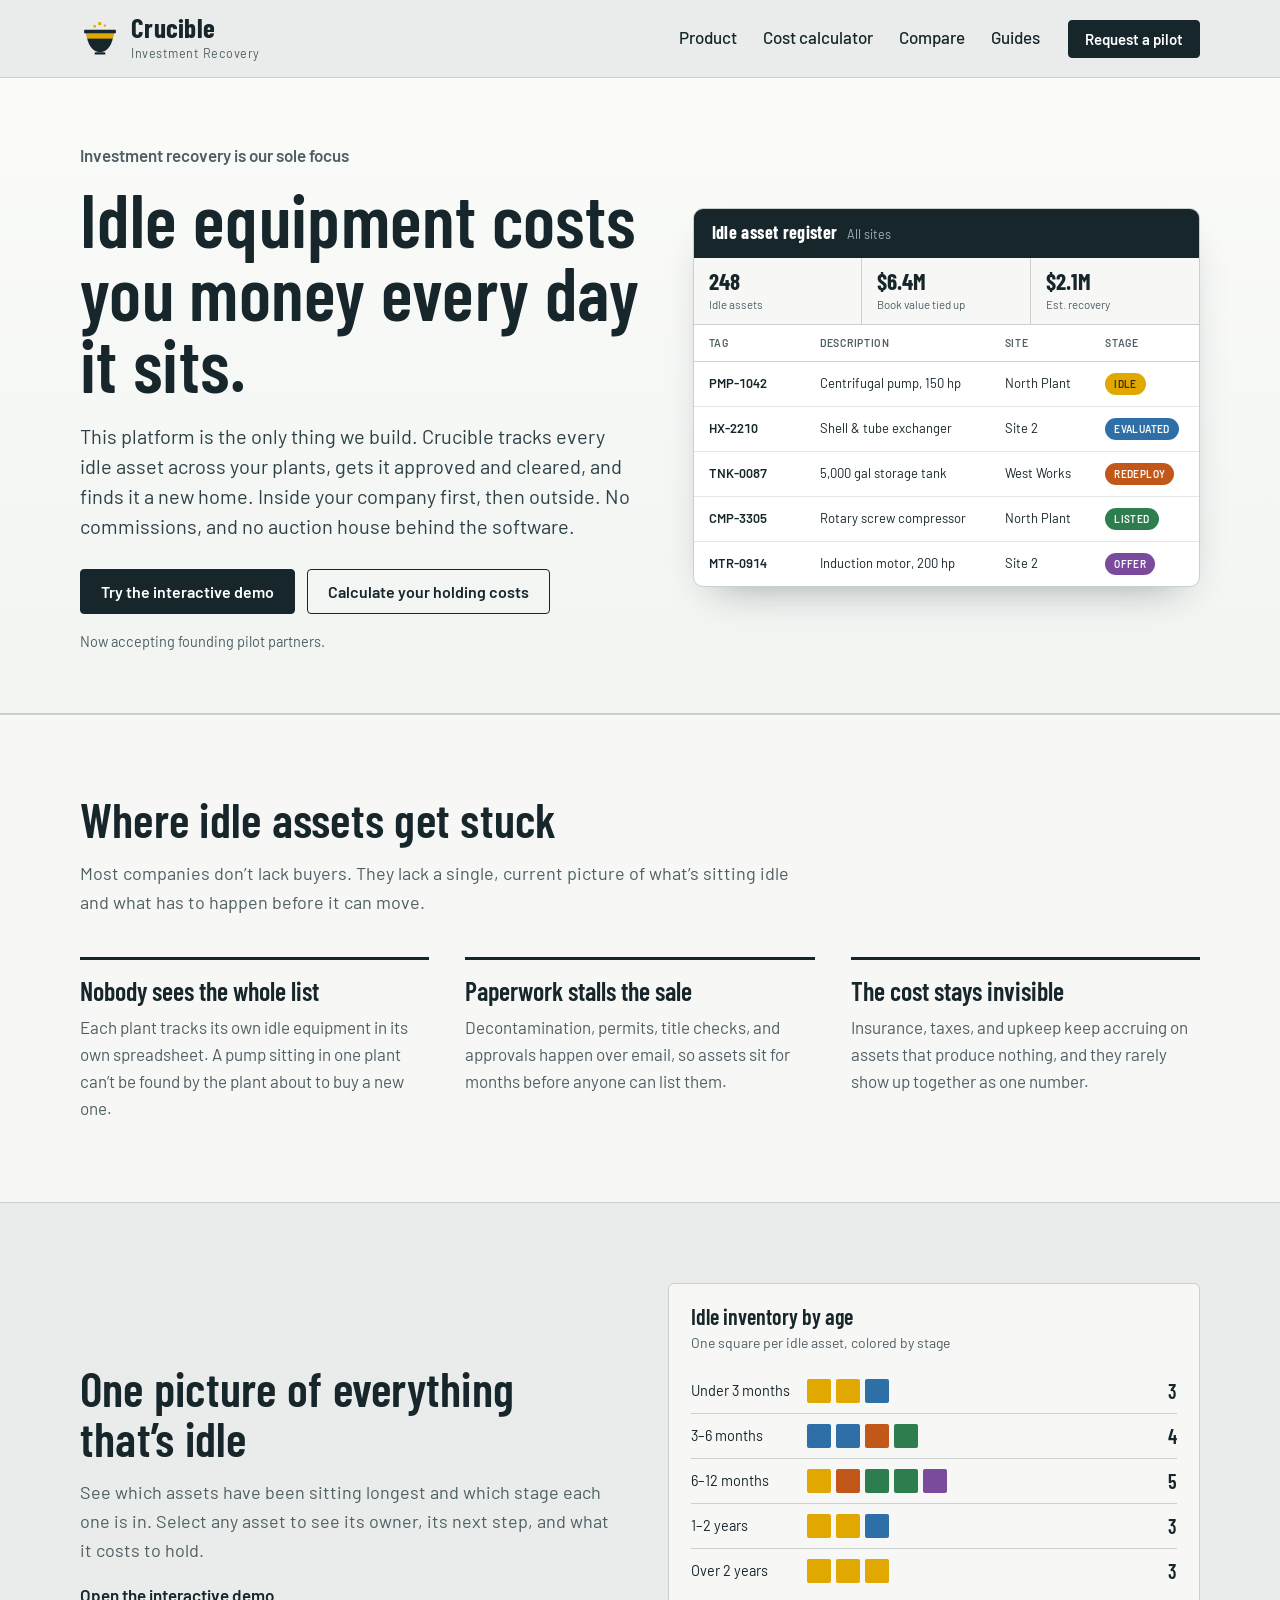
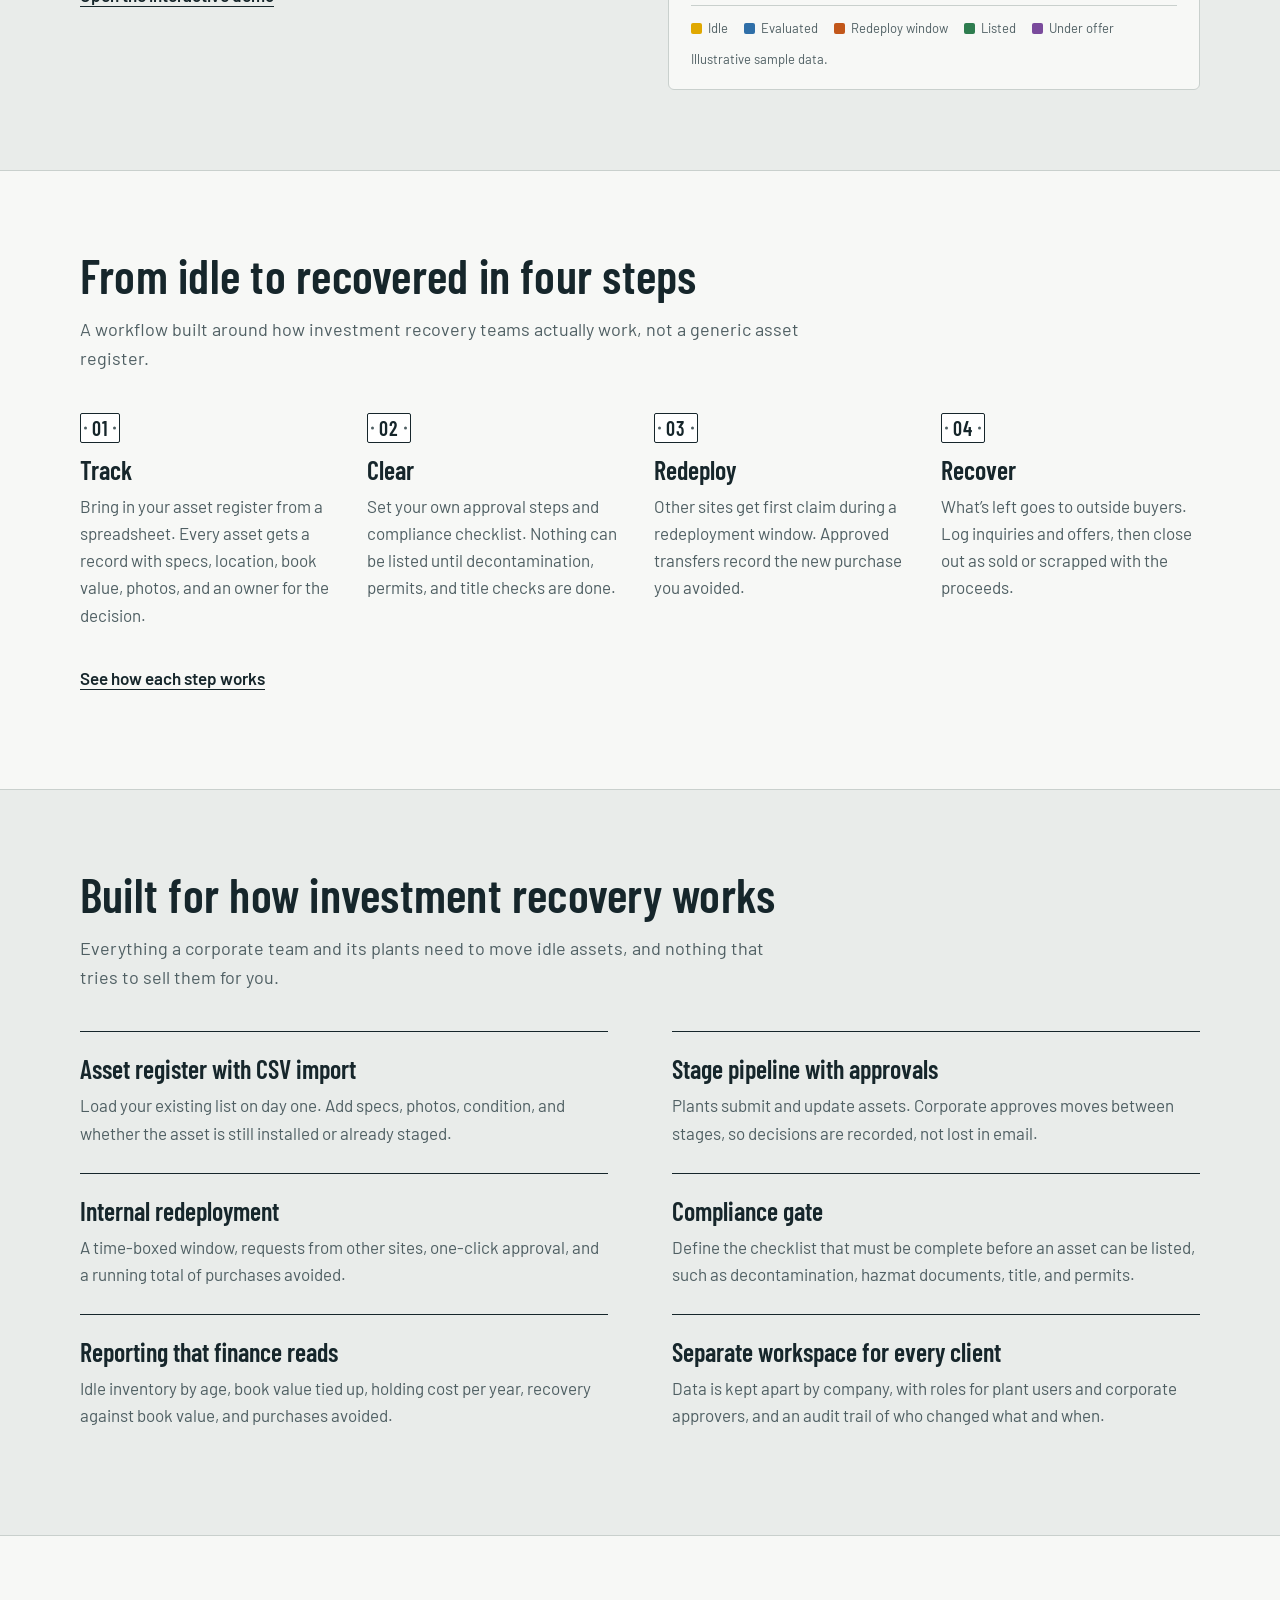
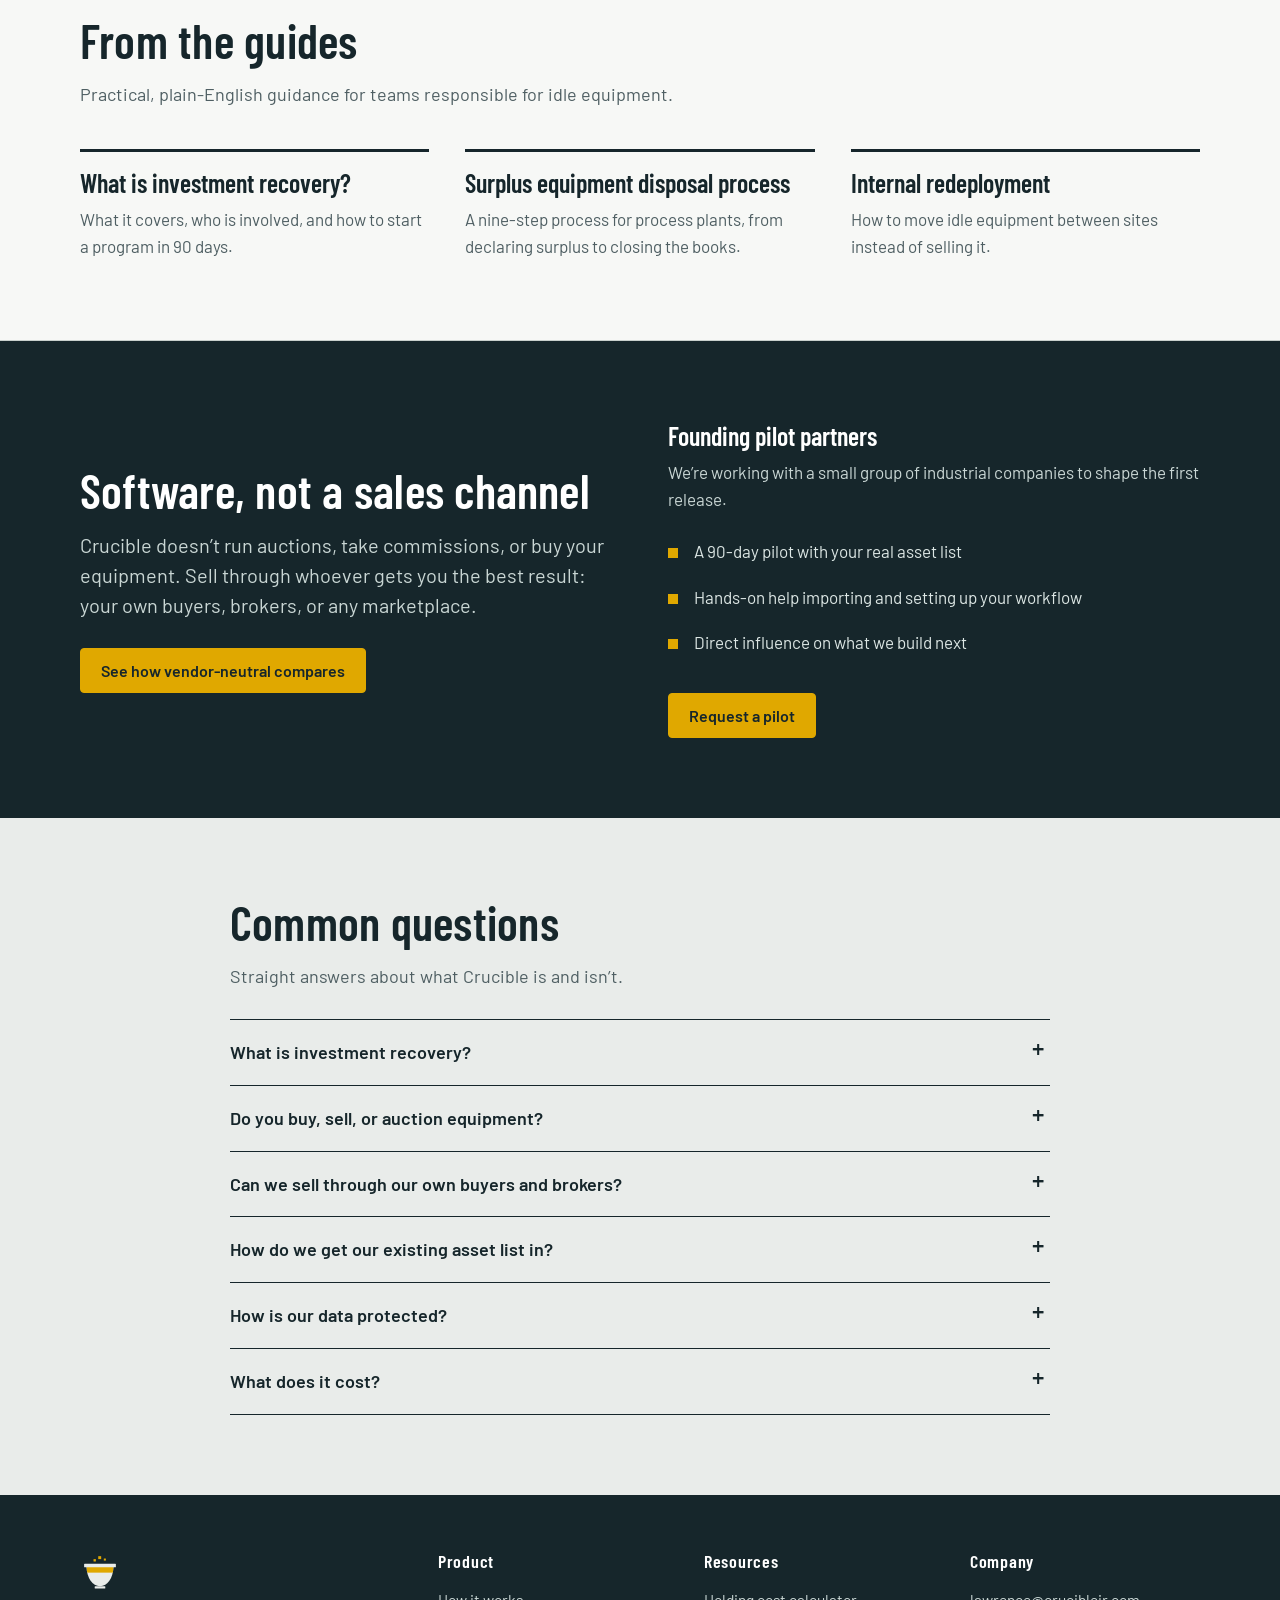
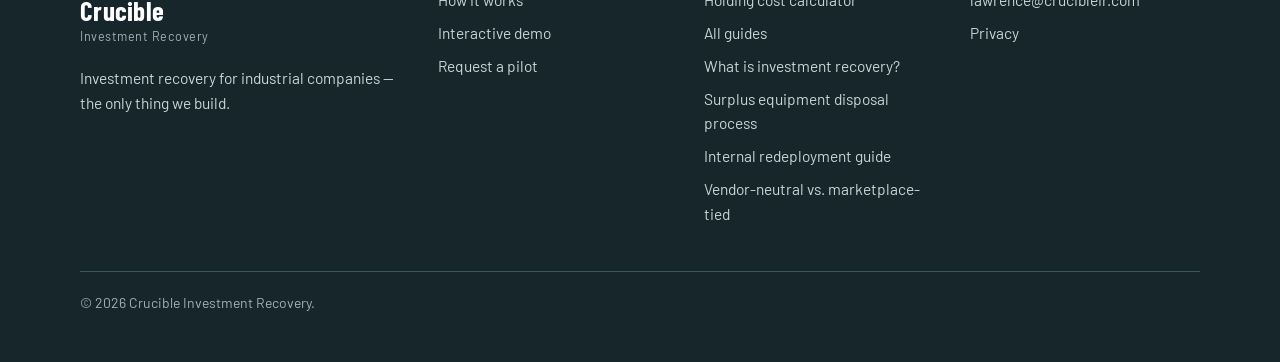
<file: index.html>
<!DOCTYPE html>
<html lang="en">
<head>
<meta charset="utf-8">
<meta name="viewport" content="width=device-width, initial-scale=1">
<title>Idle Asset Management Software | Crucible Investment Recovery</title>
<meta name="description" content="Investment recovery software for industrial companies. Track idle equipment, redeploy it between sites, and sell the rest. Try the interactive demo.">
<link rel="canonical" href="https://crucibleir.com/">
<meta name="theme-color" content="#16262B">
<meta property="og:type" content="website">
<meta property="og:site_name" content="Crucible Investment Recovery">
<meta property="og:title" content="Idle Asset Management Software | Crucible Investment Recovery">
<meta property="og:description" content="Investment recovery software for industrial companies. Track idle equipment, redeploy it between sites, and sell the rest. Try the interactive demo.">
<meta property="og:url" content="https://crucibleir.com/">
<meta property="og:image" content="https://crucibleir.com/img/og-image.png">
<meta property="og:image:alt" content="Crucible Investment Recovery: idle equipment costs money every day it sits.">
<meta name="twitter:card" content="summary_large_image">
<meta name="twitter:image" content="https://crucibleir.com/img/og-image.png">
<link rel="icon" href="favicon.svg" type="image/svg+xml">
<link rel="stylesheet" href="css/fonts.css">
<link rel="stylesheet" href="css/style.css">
<script type="application/ld+json">{"@context": "https://schema.org", "@graph": [{"@type": "Organization", "name": "Crucible Investment Recovery", "url": "https://crucibleir.com", "logo": "https://crucibleir.com/favicon.svg", "description": "Investment recovery software for industrial companies."}, {"@type": "WebSite", "name": "Crucible Investment Recovery", "url": "https://crucibleir.com"}, {"@type": "FAQPage", "mainEntity": [{"@type": "Question", "name": "What is investment recovery?", "acceptedAnswer": {"@type": "Answer", "text": "Investment recovery is the function inside an industrial company that finds the best use or sale for surplus, idle, or obsolete assets, instead of letting them sit or scrapping them by default. Some companies call it surplus asset management or asset recovery."}}, {"@type": "Question", "name": "Do you buy, sell, or auction equipment?", "acceptedAnswer": {"@type": "Answer", "text": "No. Crucible is software only. We don't run auctions, take commissions, or buy or resell equipment, so your choice of buyer is never influenced by us."}}, {"@type": "Question", "name": "Can we sell through our own buyers and brokers?", "acceptedAnswer": {"@type": "Answer", "text": "Yes. Crucible tracks the sale process, but it doesn't require you to sell through any particular channel. You can log inquiries and offers from any buyer."}}, {"@type": "Question", "name": "How do we get our existing asset list in?", "acceptedAnswer": {"@type": "Answer", "text": "Start with a CSV or Excel file. During a pilot we help you map your columns and load the list. Integrations with ERP systems such as SAP are planned, and pilot partners help decide which come first."}}, {"@type": "Question", "name": "How is our data protected?", "acceptedAnswer": {"@type": "Answer", "text": "Each client's data is kept in a separate workspace, and access is controlled by role. Your asset data is used only to run your account. It is never shared with buyers or used for any other business. Details on hosting and security are available to pilot partners on request."}}, {"@type": "Question", "name": "What does it cost?", "acceptedAnswer": {"@type": "Answer", "text": "Pricing will be a simple annual subscription per company. Pilot terms are discussed on a short call, and we'll be upfront about what a pilot includes before you commit to anything."}}]}]}</script>
</head>
<body>
<a class="skip" href="#main">Skip to content</a>
<header class="site"><div class="wrap bar">
<a class="brand" href="index.html" aria-label="Crucible Investment Recovery, home"><svg viewBox="-2 -2 68 60" aria-hidden="true" focusable="false"><defs><clipPath id="c1"><path d="M9 18C10 38 19 51 32 51C45 51 54 38 55 18Z"/></clipPath></defs><path d="M9 18C10 38 19 51 32 51C45 51 54 38 55 18Z" fill="#16262B"/><rect y="18" width="64" height="10" fill="#E0A800" clip-path="url(#c1)"/><rect x="5" y="13" width="54" height="6" rx="1" fill="#16262B"/><rect x="23" y="51" width="18" height="4" rx="1" fill="#16262B"/><rect x="21" y="5" width="4" height="4" fill="#E0A800"/><rect x="29" width="5" height="5" fill="#E0A800"/><rect x="38.5" y="4" width="3.5" height="3.5" fill="#E0A800"/></svg><span><b>Crucible</b><small>Investment Recovery</small></span></a>
<nav class="links" aria-label="Main"><a href="product.html">Product</a><a href="holding-cost-calculator.html">Cost calculator</a><a href="compare.html">Compare</a><a href="guides/index.html">Guides</a></nav>
<a class="btn primary sm hidem" href="demo-request.html">Request a pilot</a>
<details class="menu"><summary>Menu</summary><div><a href="product.html">Product</a><a href="holding-cost-calculator.html">Cost calculator</a><a href="compare.html">Compare</a><a href="guides/index.html">Guides</a><a href="demo-request.html"><b>Request a pilot</b></a></div></details>
</div></header>
<main id="main">

<section class="hero"><div class="wrap">
<div>
<p class="eyebrow">Investment recovery is our sole focus</p>
<h1>Idle equipment costs you money every day it sits.</h1>
<p class="lede">This platform is the only thing we build. Crucible tracks every idle asset across your plants, gets it approved and cleared, and finds it a new home. Inside your company first, then outside. No commissions, and no auction house behind the software.</p>
<div class="ctas"><a class="btn primary" href="demo/index.html">Try the interactive demo</a><a class="btn" href="holding-cost-calculator.html">Calculate your holding costs</a></div>
<p class="small">Now accepting founding pilot partners.</p>
</div>
<figure class="herofig" role="img" aria-label="A view of the Crucible asset register: 248 idle assets worth $6.4 million in book value with $2.1 million estimated recovery, above a table of equipment showing each item's tag, description, site and stage, from idle through evaluated, redeploy, listed and offer.">
  <div class="regcard" aria-hidden="true">
    <div class="rc-top"><b>Idle asset register</b><span>All sites</span></div>
    <div class="rc-stats">
      <div class="rc-stat"><span class="n">248</span><span class="l">Idle assets</span></div>
      <div class="rc-stat"><span class="n">$6.4M</span><span class="l">Book value tied up</span></div>
      <div class="rc-stat"><span class="n">$2.1M</span><span class="l">Est. recovery</span></div>
    </div>
    <table class="rc-table">
      <thead><tr><th>Tag</th><th class="rc-desc">Description</th><th class="rc-site">Site</th><th>Stage</th></tr></thead>
      <tbody>
        <tr><td class="rc-tag">PMP-1042</td><td class="rc-desc">Centrifugal pump, 150 hp</td><td class="rc-site">North Plant</td><td><span class="rc-pill idle">Idle</span></td></tr>
        <tr><td class="rc-tag">HX-2210</td><td class="rc-desc">Shell &amp; tube exchanger</td><td class="rc-site">Site 2</td><td><span class="rc-pill evaluated">Evaluated</span></td></tr>
        <tr><td class="rc-tag">TNK-0087</td><td class="rc-desc">5,000 gal storage tank</td><td class="rc-site">West Works</td><td><span class="rc-pill redeploy">Redeploy</span></td></tr>
        <tr><td class="rc-tag">CMP-3305</td><td class="rc-desc">Rotary screw compressor</td><td class="rc-site">North Plant</td><td><span class="rc-pill listed">Listed</span></td></tr>
        <tr><td class="rc-tag">MTR-0914</td><td class="rc-desc">Induction motor, 200 hp</td><td class="rc-site">Site 2</td><td><span class="rc-pill offer">Offer</span></td></tr>
      </tbody>
    </table>
  </div>
</figure>
</div></section>

<section class="sec alt"><div class="wrap">
<h2>Where idle assets get stuck</h2>
<p class="sub">Most companies don&rsquo;t lack buyers. They lack a single, current picture of what&rsquo;s sitting idle and what has to happen before it can move.</p>
<div class="three">
<div><h3>Nobody sees the whole list</h3><p>Each plant tracks its own idle equipment in its own spreadsheet. A pump sitting in one plant can&rsquo;t be found by the plant about to buy a new one.</p></div>
<div><h3>Paperwork stalls the sale</h3><p>Decontamination, permits, title checks, and approvals happen over email, so assets sit for months before anyone can list them.</p></div>
<div><h3>The cost stays invisible</h3><p>Insurance, taxes, and upkeep keep accruing on assets that produce nothing, and they rarely show up together as one number.</p></div>
</div></div></section>

<section class="sec"><div class="wrap split">
<div><h2>One picture of everything that&rsquo;s idle</h2>
<p class="sub" style="margin-bottom:18px">See which assets have been sitting longest and which stage each one is in. Select any asset to see its owner, its next step, and what it costs to hold.</p>
<p style="margin:0"><a class="link" href="demo/index.html">Open the interactive demo</a></p></div>
<figure class="figure" aria-label="Sample chart of idle assets by age"><p class="ft">Idle inventory by age</p><p class="fs">One square per idle asset, colored by stage</p><div class="arow"><span>Under 3 months</span><div class="sqs"><span class="sq st-idle"></span><span class="sq st-idle"></span><span class="sq st-evaluated"></span></div><b>3</b></div><div class="arow"><span>3–6 months</span><div class="sqs"><span class="sq st-evaluated"></span><span class="sq st-evaluated"></span><span class="sq st-redeploy"></span><span class="sq st-listed"></span></div><b>4</b></div><div class="arow"><span>6–12 months</span><div class="sqs"><span class="sq st-idle"></span><span class="sq st-redeploy"></span><span class="sq st-listed"></span><span class="sq st-listed"></span><span class="sq st-offer"></span></div><b>5</b></div><div class="arow"><span>1–2 years</span><div class="sqs"><span class="sq st-idle"></span><span class="sq st-idle"></span><span class="sq st-evaluated"></span></div><b>3</b></div><div class="arow"><span>Over 2 years</span><div class="sqs"><span class="sq st-idle"></span><span class="sq st-idle"></span><span class="sq st-idle"></span></div><b>3</b></div><div class="legend"><span class="st-idle"><i></i>Idle</span><span class="st-evaluated"><i></i>Evaluated</span><span class="st-redeploy"><i></i>Redeploy window</span><span class="st-listed"><i></i>Listed</span><span class="st-offer"><i></i>Under offer</span></div><figcaption>Illustrative sample data.</figcaption></figure>
</div></section>

<section class="sec alt"><div class="wrap">
<h2>From idle to recovered in four steps</h2>
<p class="sub">A workflow built around how investment recovery teams actually work, not a generic asset register.</p>
<div class="four">
<div><span class="plate">01</span><h3>Track</h3><p>Bring in your asset register from a spreadsheet. Every asset gets a record with specs, location, book value, photos, and an owner for the decision.</p></div>
<div><span class="plate">02</span><h3>Clear</h3><p>Set your own approval steps and compliance checklist. Nothing can be listed until decontamination, permits, and title checks are done.</p></div>
<div><span class="plate">03</span><h3>Redeploy</h3><p>Other sites get first claim during a redeployment window. Approved transfers record the new purchase you avoided.</p></div>
<div><span class="plate">04</span><h3>Recover</h3><p>What&rsquo;s left goes to outside buyers. Log inquiries and offers, then close out as sold or scrapped with the proceeds.</p></div>
</div>
<p style="margin-top:36px"><a class="link" href="product.html">See how each step works</a></p>
</div></section>

<section class="sec"><div class="wrap">
<h2>Built for how investment recovery works</h2>
<p class="sub">Everything a corporate team and its plants need to move idle assets, and nothing that tries to sell them for you.</p>
<div class="feats">
<div class="feat"><h3>Asset register with CSV import</h3><p>Load your existing list on day one. Add specs, photos, condition, and whether the asset is still installed or already staged.</p></div>
<div class="feat"><h3>Stage pipeline with approvals</h3><p>Plants submit and update assets. Corporate approves moves between stages, so decisions are recorded, not lost in email.</p></div>
<div class="feat"><h3>Internal redeployment</h3><p>A time-boxed window, requests from other sites, one-click approval, and a running total of purchases avoided.</p></div>
<div class="feat"><h3>Compliance gate</h3><p>Define the checklist that must be complete before an asset can be listed, such as decontamination, hazmat documents, title, and permits.</p></div>
<div class="feat"><h3>Reporting that finance reads</h3><p>Idle inventory by age, book value tied up, holding cost per year, recovery against book value, and purchases avoided.</p></div>
<div class="feat"><h3>Separate workspace for every client</h3><p>Data is kept apart by company, with roles for plant users and corporate approvers, and an audit trail of who changed what and when.</p></div>
</div></div></section>

<section class="sec alt"><div class="wrap">
<h2>From the guides</h2>
<p class="sub">Practical, plain-English guidance for teams responsible for idle equipment.</p>
<div class="three">
<div><h3><a href="guides/what-is-investment-recovery.html">What is investment recovery?</a></h3><p>What it covers, who is involved, and how to start a program in 90 days.</p></div>
<div><h3><a href="guides/surplus-equipment-disposal-process.html">Surplus equipment disposal process</a></h3><p>A nine-step process for process plants, from declaring surplus to closing the books.</p></div>
<div><h3><a href="guides/internal-redeployment.html">Internal redeployment</a></h3><p>How to move idle equipment between sites instead of selling it.</p></div>
</div></div></section>

<section class="sec dark"><div class="wrap split">
<div><h2>Software, not a sales channel</h2>
<p class="lede">Crucible doesn&rsquo;t run auctions, take commissions, or buy your equipment. Sell through whoever gets you the best result: your own buyers, brokers, or any marketplace.</p>
<a class="btn yel" href="compare.html">See how vendor-neutral compares</a></div>
<div class="pilot"><h3 style="color:#fff">Founding pilot partners</h3>
<p style="color:#C9D6D4;margin:0 0 16px">We&rsquo;re working with a small group of industrial companies to shape the first release.</p>
<ul><li>A 90-day pilot with your real asset list</li><li>Hands-on help importing and setting up your workflow</li><li>Direct influence on what we build next</li></ul>
<a class="btn yel" href="demo-request.html">Request a pilot</a></div>
</div></section>

<section class="sec"><div class="wrap" style="max-width:820px">
<h2>Common questions</h2>
<p class="sub" style="margin-bottom:28px">Straight answers about what Crucible is and isn&rsquo;t.</p>
<details class="faq"><summary>What is investment recovery?</summary><p>Investment recovery is the function inside an industrial company that finds the best use or sale for surplus, idle, or obsolete assets, instead of letting them sit or scrapping them by default. Some companies call it surplus asset management or asset recovery.</p></details><details class="faq"><summary>Do you buy, sell, or auction equipment?</summary><p>No. Crucible is software only. We don&rsquo;t run auctions, take commissions, or buy or resell equipment, so your choice of buyer is never influenced by us.</p></details><details class="faq"><summary>Can we sell through our own buyers and brokers?</summary><p>Yes. Crucible tracks the sale process, but it doesn&rsquo;t require you to sell through any particular channel. You can log inquiries and offers from any buyer.</p></details><details class="faq"><summary>How do we get our existing asset list in?</summary><p>Start with a CSV or Excel file. During a pilot we help you map your columns and load the list. Integrations with ERP systems such as SAP are planned, and pilot partners help decide which come first.</p></details><details class="faq"><summary>How is our data protected?</summary><p>Each client&rsquo;s data is kept in a separate workspace, and access is controlled by role. Your asset data is used only to run your account. It is never shared with buyers or used for any other business. Details on hosting and security are available to pilot partners on request.</p></details><details class="faq"><summary>What does it cost?</summary><p>Pricing will be a simple annual subscription per company. Pilot terms are discussed on a short call, and we&rsquo;ll be upfront about what a pilot includes before you commit to anything.</p></details>
</div></section>

</main>
<footer class="site"><div class="wrap">
<div class="cols">
<div><a class="brand" href="index.html" aria-label="Crucible Investment Recovery, home"><svg viewBox="-2 -2 68 60" aria-hidden="true" focusable="false"><defs><clipPath id="c2"><path d="M9 18C10 38 19 51 32 51C45 51 54 38 55 18Z"/></clipPath></defs><path d="M9 18C10 38 19 51 32 51C45 51 54 38 55 18Z" fill="#E9ECEA"/><rect y="18" width="64" height="10" fill="#E0A800" clip-path="url(#c2)"/><rect x="5" y="13" width="54" height="6" rx="1" fill="#E9ECEA"/><rect x="23" y="51" width="18" height="4" rx="1" fill="#E9ECEA"/><rect x="21" y="5" width="4" height="4" fill="#E0A800"/><rect x="29" width="5" height="5" fill="#E0A800"/><rect x="38.5" y="4" width="3.5" height="3.5" fill="#E0A800"/></svg><span><b>Crucible</b><small>Investment Recovery</small></span></a><p style="max-width:26em;margin:16px 0 0">Investment recovery for industrial companies &mdash; the only thing we build.</p></div>
<div><h3>Product</h3><a href="product.html">How it works</a><a href="demo/index.html">Interactive demo</a><a href="demo-request.html">Request a pilot</a></div>
<div><h3>Resources</h3><a href="holding-cost-calculator.html">Holding cost calculator</a><a href="guides/index.html">All guides</a><a href="guides/what-is-investment-recovery.html">What is investment recovery?</a><a href="guides/surplus-equipment-disposal-process.html">Surplus equipment disposal process</a><a href="guides/internal-redeployment.html">Internal redeployment guide</a><a href="compare.html">Vendor-neutral vs. marketplace-tied</a></div>
<div><h3>Company</h3><a href="mailto:lawrence@crucibleir.com">lawrence@crucibleir.com</a><a href="privacy.html">Privacy</a></div>
</div>
<p class="fine">&copy; 2026 Crucible Investment Recovery.</p>
</div></footer>
<script src="js/site.js" defer></script>
</body>
</html>
</file>
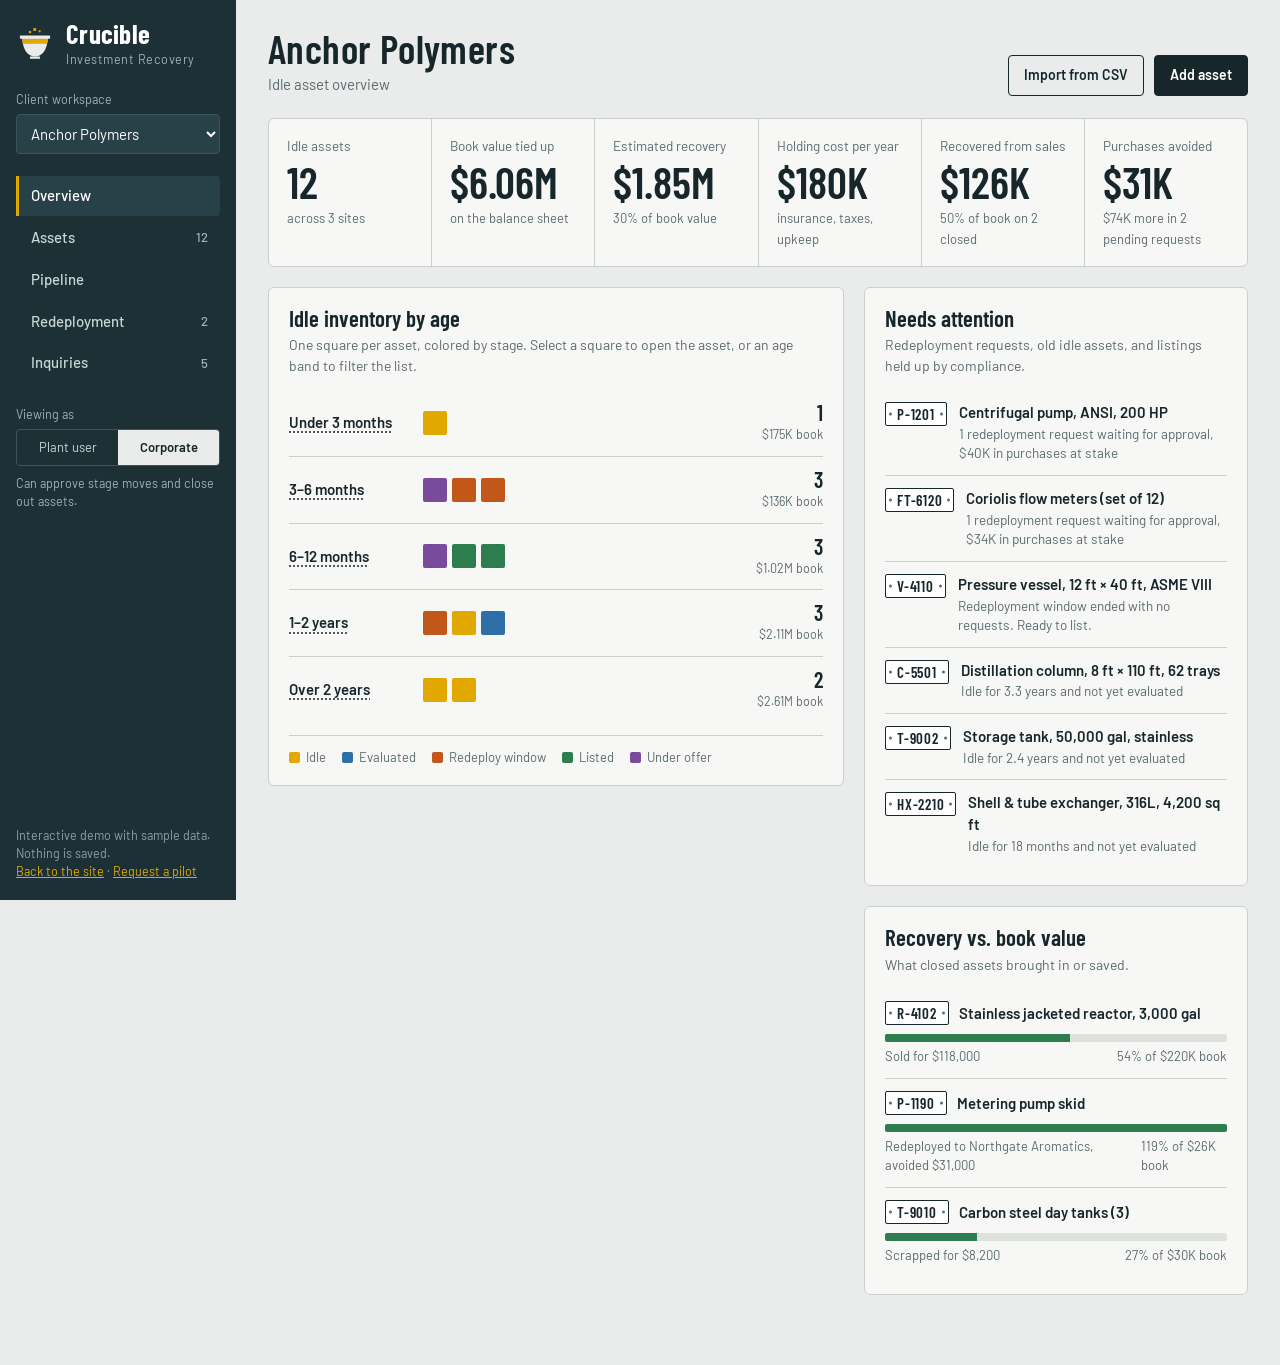
<file: demo/index.html>
<!DOCTYPE html>
<html lang="en">
<head>
<meta charset="utf-8">
<meta name="viewport" content="width=device-width, initial-scale=1">
<title>Interactive demo | Crucible Investment Recovery</title>
<meta name="robots" content="noindex">
<link rel="icon" href="data:image/svg+xml,%3Csvg xmlns='http://www.w3.org/2000/svg' viewBox='0 0 64 64'%3E%3Crect width='64' height='64' rx='12' fill='%2316262B'/%3E%3Cpath d='M12 24C13 42 21 53 32 53C43 53 51 42 52 24Z' fill='%23E9ECEA'/%3E%3Crect x='12' y='24' width='40' height='9' fill='%23E0A800'/%3E%3Crect x='8' y='20' width='48' height='5' fill='%23E9ECEA'/%3E%3Crect x='22' y='10' width='5' height='5' fill='%23E0A800'/%3E%3Crect x='33' y='6' width='6' height='6' fill='%23E0A800'/%3E%3C/svg%3E">
<link rel="stylesheet" href="../css/fonts.css">
<style>
:root{
  --ink:#16262B; --steel:#1D3036; --steel-2:#284148; --paper:#E9ECEA; --panel:#F7F8F6; --line:#C9D0CD; --muted:#5B6B6F;
  --idle:#E0A800; --redeploy:#C2571A; --evaluated:#2F6FA8; --listed:#2E7D4F; --offer:#7A4B9C; --closed:#6B7477; --alert:#B3382C;
  --display:'Barlow Condensed','Arial Narrow',system-ui,sans-serif;
  --body:'Barlow',system-ui,-apple-system,'Segoe UI',sans-serif;
}
*{box-sizing:border-box}
body{margin:0;font:15px/1.45 var(--body);color:var(--ink);background:var(--paper);-webkit-font-smoothing:antialiased}
button,input,select{font:inherit;color:inherit}
:focus-visible{outline:3px solid var(--evaluated);outline-offset:2px}
.muted{color:var(--muted)}
.st-idle{--c:var(--idle)}.st-evaluated{--c:var(--evaluated)}.st-listed{--c:var(--listed)}.st-offer{--c:var(--offer)}.st-closed{--c:var(--closed)}.st-redeploy{--c:var(--redeploy)}

.app{display:grid;grid-template-columns:236px minmax(0,1fr);min-height:100vh}
#side{background:var(--steel);color:#DDE5E3;padding:20px 16px;position:sticky;top:0;height:100vh;display:flex;flex-direction:column;gap:22px}
#side :focus-visible{outline-color:var(--idle)}
.brand{display:flex;align-items:center;gap:12px;color:#fff}
.brand .logo{width:38px;flex:none}
.brand b{display:block;font:700 27px/1 var(--display);letter-spacing:.01em}
.brand small{display:block;font-size:12.5px;color:#9FB2B5;margin-top:3px;letter-spacing:.04em}
.ws span,.role>span{display:block;font-size:12.5px;color:#9FB2B5;margin-bottom:6px}
.ws select{width:100%;background:var(--steel-2);color:#fff;border:1px solid #3B555C;padding:9px 10px;border-radius:4px}
nav{display:flex;flex-direction:column;gap:2px}
nav button{display:flex;justify-content:space-between;align-items:center;width:100%;background:none;border:0;color:#C9D6D4;padding:9px 12px;text-align:left;font-weight:500;border-left:3px solid transparent;border-radius:0 4px 4px 0;cursor:pointer}
nav button:hover{background:#243A41}
nav button.on{background:var(--steel-2);color:#fff;border-left-color:var(--idle)}
nav em{font-style:normal;font-size:13px;color:#9FB2B5}
.seg{display:grid;grid-template-columns:1fr 1fr;border:1px solid #3B555C;border-radius:4px;overflow:hidden}
.seg button{background:none;border:0;color:#C9D6D4;padding:8px 4px;font-size:13px;cursor:pointer}
.seg button.on{background:var(--paper);color:var(--ink);font-weight:600}
.role p{font-size:12.5px;color:#9FB2B5;margin:8px 0 0}
.foot{margin:auto 0 0;font-size:12.5px;color:#8DA1A4}

main{padding:28px 32px 70px;min-width:0;max-width:1320px}
.head{display:flex;justify-content:space-between;align-items:flex-end;gap:16px;flex-wrap:wrap;margin-bottom:22px}
h1{font:600 40px/1 var(--display);letter-spacing:.01em;margin:0 0 6px}
.head p{margin:0;color:var(--muted)}
.actions{display:flex;gap:10px;flex-wrap:wrap}
.btn{padding:9px 15px;border:1.5px solid var(--ink);background:transparent;font-weight:600;font-size:14px;border-radius:4px;cursor:pointer}
.btn:hover{background:#DDE3E0}
.btn.primary{background:var(--ink);color:#fff}
.btn.primary:hover{background:#0C1A1E}
.btn:disabled{opacity:.5;cursor:not-allowed}

.panel{background:var(--panel);border:1px solid var(--line);border-radius:6px;padding:18px 20px}
.panel h2{font:600 23px/1.1 var(--display);margin:0 0 4px}
.panel .hint{margin:0 0 14px;color:var(--muted);font-size:14px}
.stats{display:grid;grid-template-columns:repeat(6,1fr);gap:1px;background:var(--line);border:1px solid var(--line);border-radius:6px;overflow:hidden;margin-bottom:20px}
.stat{background:var(--panel);padding:16px 18px}
.stat span{font-size:13.5px;color:var(--muted)}
.stat b{display:block;font:600 44px/1.05 var(--display);margin:2px 0}
.stat small{color:var(--muted);font-size:13px}
.grid2{display:grid;grid-template-columns:minmax(0,1.5fr) minmax(0,1fr);gap:20px;align-items:start}
.stack{display:grid;gap:20px}

.age-row{display:grid;grid-template-columns:120px 1fr 92px;gap:14px;align-items:center;padding:11px 0;border-top:1px solid var(--line)}
.age-row:first-of-type{border-top:0}
.lnk{background:none;border:0;padding:0;text-align:left;font-weight:600;cursor:pointer;text-decoration:underline dotted;text-underline-offset:4px}
.sqs{display:flex;flex-wrap:wrap;gap:5px}
.sq{width:24px;height:24px;border:0;border-radius:2px;background:var(--c);cursor:pointer}
.sq:hover{outline:2px solid var(--ink);outline-offset:1px}
.agecount{text-align:right}
.agecount b{display:block;font:600 22px/1 var(--display)}
.agecount small{color:var(--muted);font-size:12.5px}
.legend{display:flex;gap:16px;flex-wrap:wrap;margin-top:12px;padding-top:12px;border-top:1px solid var(--line);font-size:13px;color:var(--muted)}
.legend i{display:inline-block;width:11px;height:11px;border-radius:2px;background:var(--c);margin-right:6px;vertical-align:-1px}

.plate{position:relative;display:inline-flex;align-items:center;font:600 15px/1.2 var(--display);letter-spacing:.05em;padding:2px 11px;border:1.5px solid var(--ink);border-radius:2px;background:#fff;white-space:nowrap}
.plate::before,.plate::after{content:'';position:absolute;top:50%;width:3px;height:3px;border-radius:50%;background:var(--muted);transform:translateY(-50%)}
.plate::before{left:3px}.plate::after{right:3px}
.plate.lg{font-size:24px;padding:3px 14px}
.pill{display:inline-flex;align-items:center;gap:7px;font-weight:600;font-size:13.5px;white-space:nowrap}
.pill::before{content:'';width:10px;height:10px;border-radius:50%;background:var(--c)}

.item{display:flex;width:100%;gap:12px;align-items:flex-start;text-align:left;background:none;border:0;border-top:1px solid var(--line);padding:12px 0;cursor:pointer}
.item:first-of-type{border-top:0}
.item:hover .t{text-decoration:underline}
.item .t{font-weight:600}
.item .m{font-size:13.5px;color:var(--muted)}
.rrow{display:block;width:100%;text-align:left;background:none;border:0;border-top:1px solid var(--line);padding:12px 0;cursor:pointer}
.rrow:first-of-type{border-top:0}
.rrow .rn{margin-left:10px;font-weight:600}
.bar{height:8px;background:#DDE2DF;border-radius:2px;margin:9px 0 5px;overflow:hidden}
.bar i{display:block;height:100%;background:var(--listed)}
.rl{display:flex;justify-content:space-between;font-size:13px;color:var(--muted);gap:10px}
.empty{padding:26px 8px;text-align:center;color:var(--muted)}

.filters{display:flex;gap:10px;flex-wrap:wrap;margin-bottom:14px;align-items:center}
.filters input,.filters select,.modal input,.modal select,.mini input{padding:9px 11px;border:1px solid var(--line);background:#fff;border-radius:4px}
.filters input[type=search]{min-width:250px}
.chip{background:var(--ink);color:#fff;border:0;border-radius:99px;padding:6px 12px;font-size:13px;cursor:pointer}
.tablewrap{background:var(--panel);border:1px solid var(--line);border-radius:6px;overflow-x:auto}
table{width:100%;border-collapse:collapse;min-width:640px}
th{text-align:left;font-weight:600;font-size:13px;color:var(--muted);padding:11px 14px;border-bottom:1.5px solid var(--ink);white-space:nowrap}
td{padding:12px 14px;border-bottom:1px solid var(--line);vertical-align:middle}
tr:last-child td{border-bottom:0}
tr.click{cursor:pointer}
tr.click:hover{background:#EDF0EE}
.num{text-align:right;font-variant-numeric:tabular-nums;white-space:nowrap}
td strong{display:block;font-weight:600}
td small{color:var(--muted);font-size:13px}
.idle-hot{color:var(--alert);font-weight:600}

.board{display:grid;grid-template-columns:repeat(6,minmax(216px,1fr));gap:14px;overflow-x:auto;padding-bottom:10px}
.col{background:#DFE4E1;border-top:4px solid var(--c);border-radius:0 0 6px 6px;padding:10px}
.col h3{display:flex;justify-content:space-between;align-items:baseline;font:600 21px/1 var(--display);margin:4px 4px 2px}
.col .sum{font-size:13px;color:var(--muted);margin:0 4px 10px}
.kc{display:block;width:100%;text-align:left;background:var(--panel);border:1px solid var(--line);border-radius:4px;padding:11px 12px;margin-bottom:8px;cursor:pointer}
.kc:hover{border-color:var(--ink)}
.kc .n{font-weight:600;font-size:14.5px;margin:9px 0 3px;line-height:1.3}
.kc .s{font-size:13px;color:var(--muted)}
.kc .b{display:flex;justify-content:space-between;margin-top:9px;font-size:13.5px;font-weight:600}

.scrim{position:fixed;inset:0;background:rgba(22,38,43,.45);z-index:30}
.drawer{position:fixed;top:0;right:0;bottom:0;width:min(540px,100%);background:var(--panel);z-index:31;overflow:auto;box-shadow:-10px 0 34px rgba(0,0,0,.2)}
.drawer.anim{animation:slide .18s ease-out}
@keyframes slide{from{transform:translateX(30px);opacity:.4}to{transform:none;opacity:1}}
.dh{padding:22px 24px 16px;border-bottom:1px solid var(--line)}
.dh .top{display:flex;justify-content:space-between;align-items:center;margin-bottom:12px}
.x{background:none;border:0;font-size:26px;line-height:1;cursor:pointer;padding:0 6px;color:var(--muted)}
.dh h2{font:600 27px/1.15 var(--display);margin:0 0 4px}
.dh p{margin:0;color:var(--muted);font-size:14px}
ol.steps{list-style:none;display:grid;grid-template-columns:repeat(6,1fr);gap:4px;margin:18px 0 0;padding:0}
ol.steps li{border-top:5px solid #D3D9D6;padding-top:6px;font-size:11.5px;line-height:1.25;color:var(--muted)}
ol.steps li.done{border-top-color:var(--ink)}
ol.steps li.now{border-top-color:var(--c);color:var(--ink);font-weight:600}
.dact{padding:14px 24px;display:flex;gap:10px;flex-wrap:wrap;border-bottom:1px solid var(--line)}
.tabs{display:flex;gap:2px;padding:0 16px;border-bottom:1px solid var(--line);overflow-x:auto}
.tabs button{background:none;border:0;border-bottom:3px solid transparent;padding:12px 12px 10px;font-weight:600;font-size:14px;color:var(--muted);cursor:pointer;white-space:nowrap}
.tabs button.on{color:var(--ink);border-bottom-color:var(--ink)}
.dbody{padding:20px 24px 40px}
dl.facts{display:grid;grid-template-columns:1fr 1fr;gap:16px 20px;margin:0 0 18px}
dl.facts dt{font-size:13px;color:var(--muted)}
dl.facts dd{margin:1px 0 0;font-weight:600}
.note{padding:11px 13px;border-left:4px solid;border-radius:0 4px 4px 0;font-size:14px;margin:0 0 14px}
.note.warn{border-color:var(--alert);background:#F5E3E0}
.note.ok{border-color:var(--listed);background:#E0EEE5}
.note.info{border-color:var(--evaluated);background:#E1EAF3}
.check{display:flex;gap:12px;align-items:center;padding:13px 4px;border-bottom:1px solid var(--line);cursor:pointer}
.check input{width:19px;height:19px;accent-color:var(--ink)}
ul.tl{list-style:none;margin:0;padding:0}
ul.tl li{border-left:2px solid var(--line);padding:0 0 16px 16px;margin-left:4px;position:relative}
ul.tl li::before{content:'';position:absolute;left:-6px;top:5px;width:10px;height:10px;border-radius:50%;background:var(--ink)}
ul.tl small{display:block;color:var(--muted)}
.mini{display:grid;grid-template-columns:1fr 130px auto;gap:8px;margin-top:16px}
.mini input{min-width:0}
.tagt{font-weight:600;font-size:13.5px}
.tagt.Offer{color:var(--offer)}.tagt.New{color:var(--evaluated)}.tagt.Quoted{color:#8A6A00}.tagt.Declined{color:var(--muted)}.tagt.Pending{color:var(--redeploy)}.tagt.Approved{color:var(--listed)}

.winbar{height:8px;background:rgba(22,38,43,.14);border-radius:2px;overflow:hidden;margin:10px 0 2px}
.winbar i{display:block;height:100%;background:var(--redeploy)}
.reqcard{border:1px solid var(--line);border-radius:4px;padding:13px 15px;margin-bottom:10px;background:#fff}
.reqcard .rh{display:flex;justify-content:space-between;gap:10px;font-weight:600}
.reqcard .rm{color:var(--muted);font-size:13.5px;margin:3px 0 8px}
.reqcard .ra{display:flex;gap:8px;flex-wrap:wrap}
.btn.sm{padding:6px 12px;font-size:13px}
.sec{margin:0 0 26px}
.sec h2{font:600 24px/1.1 var(--display);margin:0 0 4px}
.sec>p{margin:0 0 12px;color:var(--muted);font-size:14px}
.banner{background:var(--ink);color:#fff;border-radius:6px;padding:22px 26px;display:flex;justify-content:space-between;gap:22px;align-items:center;flex-wrap:wrap;margin-bottom:20px;border-left:8px solid var(--idle)}
.banner :focus-visible{outline-color:var(--idle)}
.banner h2{font:600 28px/1.1 var(--display);margin:0 0 6px}
.banner p{margin:0;color:#C9D6D4;max-width:56ch}
.banner .kpis{display:flex;gap:28px;margin-top:14px;flex-wrap:wrap}
.banner .kpis b{display:block;font:600 36px/1 var(--display)}
.banner .kpis span{font-size:13px;color:#9FB2B5}
.bactions{display:flex;gap:10px;flex-wrap:wrap}
.btn.yel{background:var(--idle);border-color:var(--idle);color:var(--ink)}
.btn.yel:hover{background:#F0B800}
.btn.ghostl{border-color:#9FB2B5;color:#fff}
.btn.ghostl:hover{background:rgba(255,255,255,.1)}
.stats.s4{grid-template-columns:repeat(4,1fr)}
.ap-delivered{color:var(--listed)}.ap-inprogress{color:var(--evaluated)}.ap-requested{color:var(--redeploy)}
.lad{margin-bottom:15px}
.lad .lh{display:flex;justify-content:space-between;font-weight:600}
.lad .bar{height:10px;margin:6px 0 3px}
.lad .rm{margin:0}
.dprow{display:grid;grid-template-columns:minmax(150px,1.3fr) 2fr minmax(120px,.8fr);gap:16px;align-items:center;width:100%;text-align:left;background:none;border:0;border-top:1px solid var(--line);padding:14px 0;cursor:pointer}
.dprow:first-of-type{border-top:0}
.dprow:hover .dn{text-decoration:underline}
.dprow .dn{font-size:13.5px;color:var(--muted);margin-top:4px}
.dp{position:relative;height:22px}
.dp::before{content:'';position:absolute;left:2%;right:2%;top:10px;height:2px;background:var(--line)}
.dp i{position:absolute;top:3px;width:16px;height:16px;border-radius:50%;transform:translateX(-50%);border:2px solid var(--panel)}
.dv{font-weight:600}
.dv small{display:block;color:var(--muted);font-weight:400;font-size:13px}
.dleg{display:flex;gap:16px;flex-wrap:wrap;margin:0 0 6px;font-size:13px;color:var(--muted)}
.dleg i{display:inline-block;width:11px;height:11px;border-radius:50%;margin-right:6px;vertical-align:-1px}
.defs{margin-top:14px;font-size:14px}
.defs summary{cursor:pointer;font-weight:600}
.defs dt{font-weight:600;margin-top:10px}
.defs dd{margin:2px 0 0;color:var(--muted)}
.rowbtns{display:flex;gap:8px;flex-wrap:wrap;margin-top:6px}
.modalwrap{position:fixed;inset:0;background:rgba(22,38,43,.5);z-index:40;display:grid;place-items:center;padding:16px}
.modal{background:var(--panel);width:min(560px,100%);max-height:92vh;overflow:auto;padding:24px;border-radius:6px}
.modal h2{font:600 28px/1.1 var(--display);margin:0 0 6px}
.modal>p{margin:0 0 16px;color:var(--muted)}
.modal label{display:block;font-size:13.5px;font-weight:600;margin-bottom:12px}
.modal label input,.modal label select{display:block;width:100%;margin-top:5px;font-weight:400}
.row2{display:grid;grid-template-columns:1fr 1fr;gap:0 14px}
.mfoot{display:flex;justify-content:flex-end;gap:10px;margin-top:8px}
.err{color:var(--alert);font-size:13.5px;margin:0 0 10px;min-height:1em}
.map td,.map th{padding:8px 10px}
#toast{position:fixed;left:50%;bottom:24px;transform:translateX(-50%);background:var(--ink);color:#fff;padding:11px 18px;border-radius:4px;z-index:60;max-width:92vw;font-size:14px}
#toast.bad{background:var(--alert)}

@media (max-width:1200px){.stats{grid-template-columns:repeat(3,1fr)}}
@media (max-width:1000px){.grid2{grid-template-columns:1fr}}
@media (max-width:640px){.stats,.stats.s4{grid-template-columns:repeat(2,1fr)}}
@media (max-width:860px){
  .app{grid-template-columns:1fr}
  #side{position:static;height:auto;gap:14px;padding:14px 16px}
  nav{flex-direction:row;overflow-x:auto}
  nav button{width:auto;white-space:nowrap;border-left:0;border-bottom:3px solid transparent;border-radius:4px 4px 0 0;gap:8px}
  nav button.on{border-bottom-color:var(--idle)}
  .foot{display:none}
  main{padding:20px 16px 60px}
  h1{font-size:34px}
  .age-row{grid-template-columns:1fr 84px}
  .age-row .sqs{grid-column:1/-1;order:3}
  .hide-sm{display:none}
  .dprow{grid-template-columns:1fr;gap:8px}
  .mini{grid-template-columns:1fr}
}
@media (prefers-reduced-motion:reduce){*{animation:none!important;transition:none!important}}
</style>
</head>
<body>
<div class="app">
  <aside id="side"></aside>
  <main id="main"></main>
</div>
<div id="drawer"></div>
<div id="modal"></div>
<div id="toast" hidden></div>

<script>
const APPR_ON=false; // set to false to hide the appraisal features
/* ---------- Sample data (two fictional clients, kept fully separate) ---------- */
function mk(id,name,cat,make,model,year,site,unit,installed,status,book,est,hold,idle,owner,checks,x){
  x=x||{};
  return {id,name,cat,make,model,year,site,unit,installed,status,book,est,hold,idle,owner,checks,
    notes:x.notes||'',inq:x.inq||[],closed:x.closed||null,req:x.req||[],win:x.win||null,appr:x.appr||null,
    log:(x.log||[]).concat(APPR_ON?(x.alog||[]):[],[{d:idle,who:owner,text:'Declared idle'}])};
}
const CORP='S. Whitfield (Corporate)', PLANT='J. Bennett (Plant)';
const TENANTS={
  bayou:{
    name:'Anchor Polymers',
    labels:{idle:'Idle',evaluated:'Evaluated',redeploy:'Redeploy window',listed:'Listed',offer:'Under offer',closed:'Closed'},
    cats:['Reactors & vessels','Heat exchangers','Pumps','Compressors','Columns & towers','Tanks','Electrical & motors','Instrumentation'],
    sites:['Millbrook Olefins','Northgate Aromatics','Crestview Specialty'],
    checks:['Decontamination certified','Hazmat documentation','Title & lien check','Permit release'],
    imports:[['IMP-101','Shell & tube exchanger, carbon steel',1,1,64000,21000,150],['IMP-102','Centrifugal pump, 100 HP',2,0,18000,7000,90],['IMP-103','Vertical storage tank, 20,000 gal',5,2,72000,19000,320]],
    assets:[
      mk('R-4101','Glass-lined reactor, 6,000 gal','Reactors & vessels','Pfaudler','RA-6000',2004,'Crestview Specialty','Unit 4',false,'listed',410000,185000,14000,212,'M. Coleman',[true,true,true,true],{notes:'Removed and staged in Warehouse B. Agitator and baffle included.',inq:[{buyer:'Andina Process Group',amt:0,st:'New',d:6},{buyer:'Delta Industrial Resale',amt:142000,st:'Offer',d:19}],log:[{d:31,who:CORP,text:'Listed for sale'}],appr:{status:'delivered',purpose:'Sale preparation',scope:'Field inspection',rush:false,appraiser:'Meridian Industrial Valuation',d:250,dd:225,fmv:240000,olv:185000,flv:120000,report:'R-4101_appraisal.pdf'},alog:[{d:225,who:'Meridian Industrial Valuation',text:'Appraisal delivered'}]}),
      mk('HX-2210','Shell & tube exchanger, 316L, 4,200 sq ft','Heat exchangers','Ohmstede','BEM 4200',1998,'Millbrook Olefins','Unit 2',true,'idle',120000,45000,6000,540,'D. Foster',[false,false,false,false],{notes:'Still installed. Bundle pulled in 2023 for inspection.',appr:{status:'requested',purpose:'Impairment testing',scope:'Desktop review',rush:false,appraiser:null,d:2},alog:[{d:2,who:'D. Foster',text:'Appraisal requested: Impairment testing, desktop review'}]}),
      mk('K-3305','Centrifugal compressor, 3,000 HP','Compressors','Elliott','2MB 3000',2001,'Northgate Aromatics','Unit 3',true,'evaluated',1850000,620000,48000,402,'R. Palmer',[true,true,false,false],{notes:'Includes lube oil console and driver. Vibration history attached.',log:[{d:58,who:CORP,text:'Evaluation completed'}],appr:{status:'delivered',purpose:'Impairment testing',scope:'Field inspection',rush:false,appraiser:'Gulf States Appraisal Group',d:96,dd:70,fmv:780000,olv:620000,flv:410000,report:'K-3305_appraisal.pdf'},alog:[{d:70,who:'Gulf States Appraisal Group',text:'Appraisal delivered'}]}),
      mk('P-1187','Centrifugal pump, ANSI, 200 HP','Pumps','Goulds','3196 i-Frame',2011,'Millbrook Olefins','Unit 1',false,'offer',38000,16000,900,140,'D. Foster',[true,true,true,true],{inq:[{buyer:'Delta Industrial Resale',amt:14500,st:'Offer',d:9},{buyer:'Marlow Pump & Supply',amt:12000,st:'Declined',d:20}]}),
      mk('P-1201','Centrifugal pump, ANSI, 200 HP','Pumps','Goulds','3196 i-Frame',2012,'Millbrook Olefins','Unit 1',false,'redeploy',38000,16000,900,95,'D. Foster',[true,true,false,false],{win:{days:30,elapsed:9},req:[{site:'Crestview Specialty',by:'M. Coleman',need:'Spare for Unit 4 feed service',avoid:40000,st:'Pending',d:4}],log:[{d:9,who:CORP,text:'Opened redeployment window'}]}),
      mk('T-9002','Storage tank, 50,000 gal, stainless','Tanks','Matrix Service','Vertical',1996,'Crestview Specialty','Tank farm',true,'idle',210000,60000,9500,880,'M. Coleman',[false,true,false,true]),
      mk('C-5501','Distillation column, 8 ft × 110 ft, 62 trays','Columns & towers','Koch-Glitsch','Trayed',1994,'Northgate Aromatics','Unit 5',true,'idle',2400000,540000,72000,1210,'R. Palmer',[false,false,false,false],{notes:'Largest holding cost in the portfolio. Demolition scheduled only if no buyer by Q2.',appr:{status:'inprogress',purpose:'Sale preparation',scope:'Field inspection',rush:false,appraiser:'Meridian Industrial Valuation',d:9,due:12},alog:[{d:9,who:'M. Coleman',text:'Appraisal requested: Sale preparation, field inspection'}]}),
      mk('M-7720','Motor, 1,500 HP, 4 kV','Electrical & motors','Siemens','1LA8',2008,'Millbrook Olefins','Unit 2',false,'listed',95000,42000,1200,260,'D. Foster',[true,true,true,true],{inq:[{buyer:'Kessler Reman',amt:0,st:'Quoted',d:11}]}),
      mk('FT-6120','Coriolis flow meters (set of 12)','Instrumentation','Emerson','Micro Motion',2015,'Crestview Specialty','Unit 4',false,'redeploy',60000,22000,400,95,'M. Coleman',[true,true,true,false],{win:{days:30,elapsed:12},req:[{site:'Millbrook Olefins',by:'D. Foster',need:'Replace failed meters ahead of the Unit 6 restart',avoid:34000,st:'Pending',d:3}],log:[{d:12,who:CORP,text:'Opened redeployment window'}]}),
      mk('E-2901','Air-cooled exchanger, 4 fans','Heat exchangers','Hudson Products','Fin-fan',2003,'Northgate Aromatics','Unit 3',true,'idle',175000,52000,7000,75,'R. Palmer',[false,false,false,false]),
      mk('K-3310','Reciprocating compressor, 800 HP','Compressors','Ariel','JGT/4',2006,'Northgate Aromatics','Unit 3',false,'offer',520000,210000,15000,330,'R. Palmer',[true,true,true,true],{inq:[{buyer:'Cascade Compression Services',amt:185000,st:'Offer',d:14}]}),
      mk('V-4110','Pressure vessel, 12 ft × 40 ft, ASME VIII','Reactors & vessels','Custom','ASME VIII',1999,'Millbrook Olefins','Unit 2',true,'redeploy',140000,38000,5000,610,'D. Foster',[true,false,true,false],{win:{days:30,elapsed:34},log:[{d:34,who:CORP,text:'Opened redeployment window'}]}),
      mk('R-4102','Stainless jacketed reactor, 3,000 gal','Reactors & vessels','De Dietrich','SS 3000',2007,'Crestview Specialty','Unit 4',false,'closed',220000,130000,8000,310,'M. Coleman',[true,true,true,true],{closed:{outcome:'Sold',proceeds:118000},log:[{d:40,who:CORP,text:'Closed: Sold for $118,000'}]}),
      mk('P-1190','Metering pump skid','Pumps','Milton Roy','Skid',2016,'Millbrook Olefins','Unit 1',false,'closed',26000,14000,600,180,'D. Foster',[true,true,true,true],{closed:{outcome:'Redeployed',proceeds:0,avoided:31000,to:'Northgate Aromatics'},req:[{site:'Northgate Aromatics',by:'R. Palmer',need:'Feed skid for the Unit 3 debottleneck',avoid:31000,st:'Approved',d:26}],log:[{d:22,who:CORP,text:'Approved transfer to Northgate Aromatics, avoiding a $31,000 purchase'}]}),
      mk('T-9010','Carbon steel day tanks (3)','Tanks','Custom','Horizontal',1992,'Crestview Specialty','Tank farm',false,'closed',30000,9000,1500,690,'M. Coleman',[true,true,true,true],{closed:{outcome:'Scrapped',proceeds:8200},log:[{d:65,who:CORP,text:'Closed: Scrapped for $8,200'}]})
    ]
  },
  ridge:{
    name:'Ridgeline Materials',
    labels:{idle:'Surplus declared',evaluated:'Under review',redeploy:'Internal offer',listed:'Marketed',offer:'Negotiating',closed:'Disposed'},
    cats:['Extruders','Mixers & blenders','Dryers','Packaging lines','Utilities & boilers','Storage'],
    sites:['Rock Hill Works','Tulsa Compounding'],
    checks:['Environmental sign-off','Title check','Engineering release'],
    imports:[['IMP-201','Pelletizer, underwater',0,1,240000,90000,200],['IMP-202','Batch mixer, 500 L',1,0,55000,18000,120],['IMP-203','Air compressor, 200 HP',4,0,48000,17000,260]],
    assets:[
      mk('EX-100','Twin-screw extruder, 92 mm','Extruders','Coperion','ZSK 92',2009,'Tulsa Compounding','Line 1',true,'idle',780000,310000,22000,190,'A. Nguyen',[false,true,false],{appr:{status:'delivered',purpose:'Lending',scope:'Field inspection',rush:false,appraiser:'Piedmont Machinery Appraisers',d:80,dd:60,fmv:420000,olv:310000,flv:205000,report:'EX-100_appraisal.pdf'},alog:[{d:60,who:'Piedmont Machinery Appraisers',text:'Appraisal delivered'}]}),
      mk('EX-104','Single-screw extruder, 6 in','Extruders','Davis-Standard','DS-150',2002,'Tulsa Compounding','Line 4',false,'listed',210000,60000,4000,420,'A. Nguyen',[true,true,true],{inq:[{buyer:'Northstar Compounders',amt:0,st:'New',d:4}]}),
      mk('MX-210','Ribbon blender, 200 cu ft','Mixers & blenders','Munson','RB-200',2010,'Rock Hill Works','Blend',true,'redeploy',85000,30000,3000,150,'T. Ellis',[true,false,false],{win:{days:30,elapsed:20},req:[{site:'Tulsa Compounding',by:'A. Nguyen',need:'Adds blending capacity for the Line 2 expansion',avoid:62000,st:'Pending',d:6}],log:[{d:20,who:CORP,text:'Opened redeployment window'}]}),
      mk('DR-330','Rotary dryer, 8 ft × 40 ft','Dryers','Louisville Dryer','RD-840',1997,'Rock Hill Works','Dry house',true,'idle',310000,78000,11000,730,'T. Ellis',[false,false,false],{appr:{status:'inprogress',purpose:'Insurance',scope:'Desktop review',rush:true,appraiser:'Piedmont Machinery Appraisers',d:4,due:3},alog:[{d:4,who:'T. Ellis',text:'Appraisal requested: Insurance, desktop review, rush'}]}),
      mk('BL-501','Firetube boiler, 600 HP','Utilities & boilers','Cleaver-Brooks','CB-600',2005,'Rock Hill Works','Utilities',false,'offer',140000,64000,2500,260,'T. Ellis',[true,true,true],{inq:[{buyer:'Heartland Boiler Exchange',amt:58000,st:'Offer',d:8}]}),
      mk('PK-620','Bagging line, 25 kg','Packaging lines','Premier Tech','Auto 25',2014,'Tulsa Compounding','Pack-out',true,'idle',260000,120000,8000,45,'A. Nguyen',[false,false,false]),
      mk('ST-701','Carbon steel silo, 3,000 cu ft','Storage','Custom','Vertical',2000,'Rock Hill Works','Yard',false,'closed',48000,22000,1200,300,'T. Ellis',[true,true,true],{closed:{outcome:'Sold',proceeds:22000},log:[{d:35,who:CORP,text:'Closed: Sold for $22,000'}]})
    ]
  }
};

/* ---------- State & helpers ---------- */
const ORDER=['idle','evaluated','redeploy','listed','offer','closed'];
const BUCKETS=[['Under 3 months',0,90],['3–6 months',91,180],['6–12 months',181,365],['1–2 years',366,730],['Over 2 years',731,1e9]];
const state={tenant:'bayou',role:'corp',view:'dash',drawer:null,f:{q:'',status:'all',site:'all',cat:'all',sort:'idle',age:-1}};
const $=s=>document.querySelector(s);
const esc=s=>String(s).replace(/[&<>"']/g,c=>({'&':'&amp;','<':'&lt;','>':'&gt;','"':'&quot;',"'":'&#39;'}[c]));
const T=()=>TENANTS[state.tenant], assets=()=>T().assets, lbl=s=>T().labels[s];
const byId=id=>assets().find(a=>a.id===id);
const sum=(l,k)=>l.reduce((s,a)=>s+a[k],0);
const money=n=>'$'+Math.round(n).toLocaleString('en-US');
const short=n=>n>=1e6?'$'+(n/1e6).toFixed(n>=1e7?0:2).replace(/\.?0+$/,'')+'M':n>=1e3?'$'+Math.round(n/1e3)+'K':'$'+Math.round(n);
const fmtDays=d=>d<60?d+' days':d<730?Math.round(d/30)+' months':(d/365).toFixed(1)+' years';
const openChecks=a=>T().checks.filter((c,i)=>!a.checks[i]);
const who=()=>state.role==='corp'?CORP:PLANT;
const log=(a,text)=>a.log.unshift({d:0,who:who(),text});
const plate=(id,lg)=>`<span class="plate${lg?' lg':''}">${esc(id)}</span>`;
const pill=s=>`<span class="pill st-${s}">${esc(lbl(s))}</span>`;
const isRed=a=>a.status==='closed'&&a.closed.outcome==='Redeployed';
const cv=a=>isRed(a)?`${money(a.closed.avoided||0)}<br><small>purchase avoided</small>`:`${money(a.closed.proceeds)}<br><small>recovered</small>`;
const pendOf=a=>a.req.filter(r=>r.st==='Pending');
const winLeft=a=>a.win?a.win.days-a.win.elapsed:null;
const hasAppr=a=>!!a.appr&&a.appr.status==='delivered';
const ago=d=>d===0?'today':d+' days ago';
const estBasis=a=>hasAppr(a)&&a.est===a.appr.olv?'appraised':'client estimate';
let toastTimer;
function toast(msg,bad){const t=$('#toast');t.textContent=msg;t.className=bad?'bad':'';t.hidden=false;clearTimeout(toastTimer);toastTimer=setTimeout(()=>t.hidden=true,3800)}

/* ---------- Navigation ---------- */
function go(v){state.view=v;state.drawer=null;render();window.scrollTo(0,0)}
function switchTenant(k){state.tenant=k;state.drawer=null;state.f={q:'',status:'all',site:'all',cat:'all',sort:'idle',age:-1};render();toast(`Switched to ${T().name}. Each client only ever sees its own data.`)}
function setRole(r){state.role=r;render()}
function filterAge(i){state.f={q:'',status:'live',site:'all',cat:'all',sort:'idle',age:i};go('assets')}
function openAsset(id,tab){state.drawer={id,tab:tab||'over',fresh:true};renderDrawer();const x=$('.drawer .x');if(x)x.focus()}
function setTab(t){state.drawer.tab=t;renderDrawer()}
function closeDrawer(){state.drawer=null;renderDrawer()}
document.addEventListener('keydown',e=>{if(e.key==='Escape'){if($('#modal').innerHTML)closeModal();else if(state.drawer)closeDrawer()}});

/* ---------- Sidebar ---------- */
function renderSide(){
  const live=assets().filter(a=>a.status!=='closed').length;
  const openInq=assets().reduce((n,a)=>n+a.inq.filter(q=>q.st!=='Declined').length,0);
  const pendReq=assets().reduce((n,a)=>n+(a.status!=='closed'?pendOf(a).length:0),0);
  const apOpen=assets().filter(a=>a.appr&&a.appr.status!=='delivered').length;
  const nav=[['dash','Overview',''],['assets','Assets',live],['pipe','Pipeline',''],['appraisals','Appraisals',apOpen||''],['redeploy','Redeployment',pendReq||''],['inq','Inquiries',openInq]].filter(n=>APPR_ON||n[0]!=='appraisals');
  $('#side').innerHTML=`
    <div class="brand"><svg class="logo" viewBox="-2 -2 68 60" aria-hidden="true"><defs><clipPath id="sbc"><path d="M9 18C10 38 19 51 32 51C45 51 54 38 55 18Z"/></clipPath></defs><path d="M9 18C10 38 19 51 32 51C45 51 54 38 55 18Z" fill="#E9ECEA"/><rect y="18" width="64" height="10" fill="#E0A800" clip-path="url(#sbc)"/><rect x="5" y="13" width="54" height="6" rx="1" fill="#E9ECEA"/><rect x="23" y="51" width="18" height="4" rx="1" fill="#E9ECEA"/><rect x="21" y="5" width="4" height="4" fill="#E0A800"/><rect x="29" width="5" height="5" fill="#E0A800"/><rect x="38.5" y="4" width="3.5" height="3.5" fill="#E0A800"/></svg><div><b>Crucible</b><small>Investment Recovery</small></div></div>
    <label class="ws"><span>Client workspace</span><select onchange="switchTenant(this.value)" aria-label="Client workspace">
      ${Object.entries(TENANTS).map(([k,v])=>`<option value="${k}"${k===state.tenant?' selected':''}>${esc(v.name)}</option>`).join('')}</select></label>
    <nav aria-label="Main">${nav.map(n=>`<button class="${state.view===n[0]?'on':''}" onclick="go('${n[0]}')">${n[1]}<em>${n[2]}</em></button>`).join('')}</nav>
    <div class="role"><span>Viewing as</span><div class="seg">
      <button class="${state.role==='plant'?'on':''}" onclick="setRole('plant')">Plant user</button>
      <button class="${state.role==='corp'?'on':''}" onclick="setRole('corp')">Corporate</button></div>
      <p>${state.role==='plant'?'Can add assets, update checklists and log inquiries. Stage moves need approval.':'Can approve stage moves and close out assets.'}</p></div>
    <p class="foot">Interactive demo with sample data. Nothing is saved.<br><a href="../index.html" style="color:#E0A800">Back to the site</a> · <a href="../demo-request.html" style="color:#E0A800">Request a pilot</a></p>`;
}

/* ---------- Views ---------- */
function renderMain(){
  const v={dash:dashboard,assets:assetsView,pipe:pipeline,appraisals:appraisalsView,redeploy:redeployView,inq:inquiries}[state.view];
  $('#main').innerHTML=v();
}
function head(title,sub,actions){
  return `<div class="head"><div><h1>${title}</h1><p>${sub}</p></div><div class="actions">${actions===undefined?addBtn():actions}</div></div>`;
}
const addBtn=()=>`<button class="btn" onclick="importModal()">Import from CSV</button><button class="btn primary" onclick="addModal()">Add asset</button>`;

function dashboard(){
  const A=assets(), live=A.filter(a=>a.status!=='closed'), done=A.filter(a=>a.status==='closed');
  const reds=done.filter(isRed), sold=done.filter(a=>!isRed(a));
  const book=sum(live,'book'), est=sum(live,'est'), hold=sum(live,'hold');
  const rec=sold.reduce((s,a)=>s+a.closed.proceeds,0), rb=sum(sold,'book');
  const avoided=reds.reduce((s,a)=>s+(a.closed.avoided||0),0);
  const pend=live.flatMap(pendOf), pendVal=sum(pend,'avoid');
  const sites=new Set(live.map(a=>a.site)).size;
  const stats=`<section class="stats" aria-label="Portfolio summary">
    <div class="stat"><span>Idle assets</span><b>${live.length}</b><small>across ${sites} site${sites===1?'':'s'}</small></div>
    <div class="stat"><span>Book value tied up</span><b>${short(book)}</b><small>on the balance sheet</small></div>
    <div class="stat"><span>Estimated recovery</span><b>${short(est)}</b><small>${book?Math.round(est/book*100):0}% of book value</small></div>
    <div class="stat"><span>Holding cost per year</span><b>${short(hold)}</b><small>insurance, taxes, upkeep</small></div>
    <div class="stat"><span>Recovered from sales</span><b>${sold.length?short(rec):'—'}</b><small>${sold.length?Math.round(rec/rb*100)+'% of book on '+sold.length+' closed':'No closed sales yet'}</small></div>
    <div class="stat"><span>Purchases avoided</span><b>${avoided?short(avoided):'—'}</b><small>${pend.length?short(pendVal)+' more in '+pend.length+' pending request'+(pend.length>1?'s':''):reds.length+' internal transfer'+(reds.length===1?'':'s')}</small></div></section>`;
  const age=BUCKETS.map((b,i)=>{
    const l=live.filter(a=>a.idle>=b[1]&&a.idle<=b[2]).sort((x,y)=>y.idle-x.idle);
    return `<div class="age-row"><button class="lnk" onclick="filterAge(${i})">${b[0]}</button>
      <div class="sqs">${l.length?l.map(a=>`<button class="sq st-${a.status}" onclick="openAsset('${a.id}')" title="${esc(a.id+' · '+a.name)}" aria-label="${esc(a.id+', '+a.name+', '+lbl(a.status))}"></button>`).join(''):'<span class="muted">None</span>'}</div>
      <div class="agecount"><b>${l.length}</b><small>${short(sum(l,'book'))} book</small></div></div>`}).join('');
  const legend=ORDER.slice(0,5).map(s=>`<span class="st-${s}"><i></i>${esc(lbl(s))}</span>`).join('');
  const flags=[];
  live.forEach(a=>{
    const o=openChecks(a), pd=pendOf(a);
    if(a.status==='redeploy'&&pd.length)flags.push({a,w:3,tab:'red',msg:`${pd.length} redeployment request${pd.length>1?'s':''} waiting for approval, ${short(sum(pd,'avoid'))} in purchases at stake`});
    else if(a.status==='redeploy'&&winLeft(a)<=0)flags.push({a,w:2,tab:'red',msg:'Redeployment window ended with no requests. Ready to list.'});
    else if(a.status==='idle'&&a.idle>365)flags.push({a,w:1,msg:`Idle for ${fmtDays(a.idle)} and not yet evaluated`});
    else if(a.status==='evaluated'&&o.length)flags.push({a,w:1,msg:`${o.length} compliance item${o.length>1?'s':''} open before it can be listed`});
  });
  flags.sort((x,y)=>y.w-x.w||y.a.idle-x.a.idle);
  const attn=flags.length?flags.slice(0,6).map(f=>`<button class="item" onclick="openAsset('${f.a.id}','${f.tab||'over'}')"><div>${plate(f.a.id)}</div><div><div class="t">${esc(f.a.name)}</div><div class="m">${esc(f.msg)}</div></div></button>`).join(''):'<div class="empty">Nothing needs attention right now.</div>';
  const recRows=done.length?done.map(a=>{const red=isRed(a),v=red?(a.closed.avoided||0):a.closed.proceeds,p=a.book?Math.round(v/a.book*100):0;
    return `<button class="rrow" onclick="openAsset('${a.id}')"><div>${plate(a.id)}<span class="rn">${esc(a.name)}</span></div><div class="bar"><i style="width:${Math.min(p,100)}%"></i></div><div class="rl"><span>${red?'Redeployed to '+esc(a.closed.to||'another site')+', avoided '+money(v):esc(a.closed.outcome)+' for '+money(v)}</span><span>${p}% of ${short(a.book)} book</span></div></button>`}).join(''):'<div class="empty">Closed assets and what they recovered will show up here.</div>';
  const apd=live.filter(hasAppr), apo=live.filter(a=>a.appr&&a.appr.status!=='delivered'), apn=live.filter(a=>!a.appr);
  const banner=`<section class="banner"><div><h2>Know what your idle assets are worth</h2><p>${apn.length?`${apn.length} idle asset${apn.length>1?'s have':' has'} no appraisal, covering ${short(sum(apn,'book'))} of book value.`:'Every idle asset has an appraisal or one in progress.'}</p>
    <div class="kpis"><div><b>${apd.length}</b><span>appraised</span></div><div><b>${apo.length}</b><span>in progress</span></div><div><b>${apn.length}</b><span>not yet appraised</span></div></div></div>
    <div class="bactions"><button class="btn yel" onclick="apprModal()">Request an appraisal</button><button class="btn ghostl" onclick="go('appraisals')">See all appraisals</button></div></section>`;
  return head(esc(T().name),'Idle asset overview')+stats+(APPR_ON?banner:'')+`<div class="grid2">
    <section class="panel"><h2>Idle inventory by age</h2><p class="hint">One square per asset, colored by stage. Select a square to open the asset, or an age band to filter the list.</p>${age}<div class="legend">${legend}</div></section>
    <div class="stack">
      <section class="panel"><h2>Needs attention</h2><p class="hint">Redeployment requests, old idle assets, and listings held up by compliance.</p>${attn}</section>
      <section class="panel"><h2>Recovery vs. book value</h2><p class="hint">What closed assets brought in or saved.</p>${recRows}</section>
    </div></div>`;
}

/* Assets list */
function assetsView(){
  const f=state.f,t=T();
  const opt=(v,l,cur)=>`<option value="${esc(v)}"${cur===v?' selected':''}>${esc(l)}</option>`;
  const chip=f.age>=0?`<button class="chip" onclick="setF('age',-1)">Idle ${BUCKETS[f.age][0].toLowerCase()} ×</button>`:'';
  return head('Assets',`${assets().length} records for ${esc(t.name)}`)+`
  <div class="filters">
    <input type="search" placeholder="Search tag, name, make or model" value="${esc(f.q)}" oninput="setF('q',this.value)" aria-label="Search assets">
    <select onchange="setF('status',this.value)" aria-label="Filter by stage">${opt('all','All stages',f.status)}${opt('live','Not closed',f.status)}${ORDER.map(s=>opt(s,lbl(s),f.status)).join('')}</select>
    <select onchange="setF('site',this.value)" aria-label="Filter by site">${opt('all','All sites',f.site)}${t.sites.map(s=>opt(s,s,f.site)).join('')}</select>
    <select onchange="setF('cat',this.value)" aria-label="Filter by category">${opt('all','All categories',f.cat)}${t.cats.map(s=>opt(s,s,f.cat)).join('')}</select>
    <select onchange="setF('sort',this.value)" aria-label="Sort">${opt('idle','Longest idle first',f.sort)}${opt('est','Highest recovery first',f.sort)}${opt('book','Highest book value first',f.sort)}${opt('tag','Tag number',f.sort)}</select>
    ${chip}
  </div><div class="tablewrap" id="rows">${listHTML()}</div>`;
}
function setF(k,v){state.f[k]=v;if(k==='q')$('#rows').innerHTML=listHTML();else renderMain()}
function listHTML(){
  const f=state.f,q=f.q.trim().toLowerCase();
  const S={idle:(a,b)=>b.idle-a.idle,est:(a,b)=>b.est-a.est,book:(a,b)=>b.book-a.book,tag:(a,b)=>a.id.localeCompare(b.id)};
  const l=assets().filter(a=>
    (!q||[a.id,a.name,a.make,a.model].join(' ').toLowerCase().includes(q))&&
    (f.status==='all'||(f.status==='live'?a.status!=='closed':a.status===f.status))&&
    (f.site==='all'||a.site===f.site)&&(f.cat==='all'||a.cat===f.cat)&&
    (f.age<0||(a.idle>=BUCKETS[f.age][1]&&a.idle<=BUCKETS[f.age][2]))).sort(S[f.sort]);
  if(!l.length)return `<div class="empty">No assets match these filters.<br><button class="btn" style="margin-top:12px" onclick="state.f={q:'',status:'all',site:'all',cat:'all',sort:'idle',age:-1};renderMain()">Clear filters</button></div>`;
  return `<table><thead><tr><th>Tag</th><th>Asset</th><th class="hide-sm">Site</th><th>Stage</th><th class="num">Idle</th><th class="num hide-sm">Book value</th><th class="num">Est. recovery</th></tr></thead><tbody>${
    l.map(a=>`<tr class="click" tabindex="0" onclick="openAsset('${a.id}')" onkeydown="if(event.key==='Enter')openAsset('${a.id}')">
      <td>${plate(a.id)}</td><td><strong>${esc(a.name)}</strong><small>${esc(a.make)} ${esc(a.model)}, ${a.year}</small></td>
      <td class="hide-sm">${esc(a.site)}<br><small>${esc(a.unit)}</small></td><td>${pill(a.status)}</td>
      <td class="num${a.status!=='closed'&&a.idle>730?' idle-hot':''}">${fmtDays(a.idle)}</td>
      <td class="num hide-sm">${money(a.book)}</td><td class="num">${a.status==='closed'?cv(a):money(a.est)+(APPR_ON?'<br><small>'+estBasis(a)+'</small>':'')}</td></tr>`).join('')}</tbody></table>`;
}

/* Pipeline */
function pipeline(){
  const cols=ORDER.map(s=>{
    const l=assets().filter(a=>a.status===s).sort((x,y)=>y.idle-x.idle);
    let sm='Empty';
    if(l.length&&s==='closed'){const pr=l.reduce((n,a)=>n+a.closed.proceeds,0),av=l.reduce((n,a)=>n+(a.closed.avoided||0),0);sm=`${short(pr)} recovered`+(av?` · ${short(av)} avoided`:'')}
    else if(l.length)sm=`${short(sum(l,'est'))} est. recovery`;
    const val=a=>s==='closed'?(isRed(a)?money(a.closed.avoided||0)+' avoided':money(a.closed.proceeds)):money(a.est);
    return `<section class="col st-${s}" aria-label="${esc(lbl(s))}"><h3>${esc(lbl(s))}<span>${l.length}</span></h3><p class="sum">${sm}</p>
      ${l.map(a=>{const pd=pendOf(a).length;return `<button class="kc" onclick="openAsset('${a.id}')">${plate(a.id)}<div class="n">${esc(a.name)}</div><div class="s">${esc(a.site)}${pd?` · ${pd} request${pd>1?'s':''}`:''}</div>
        <div class="b"><span>${val(a)}</span><span class="muted">${fmtDays(a.idle)}</span></div></button>`}).join('')}</section>`}).join('');
  return head('Pipeline','Open an asset to move it to the next stage.','')+`<div class="board">${cols}</div>`;
}

/* Inquiries */
function inquiries(){
  const l=[];assets().forEach(a=>a.inq.forEach(q=>l.push({a,q})));l.sort((x,y)=>x.q.d-y.q.d);
  const open=l.filter(x=>x.q.st!=='Declined'), best=l.reduce((m,x)=>Math.max(m,x.q.amt),0);
  const rows=l.length?`<table><thead><tr><th>Buyer</th><th>Asset</th><th>Status</th><th class="num">Offer</th><th class="num hide-sm">Received</th></tr></thead><tbody>${
    l.map(({a,q})=>`<tr class="click" tabindex="0" onclick="openAsset('${a.id}','inq')" onkeydown="if(event.key==='Enter')openAsset('${a.id}','inq')">
      <td><strong>${esc(q.buyer)}</strong></td><td>${plate(a.id)} <small>${esc(a.name)}</small></td><td><span class="tagt ${q.st}">${q.st}</span></td>
      <td class="num">${q.amt?money(q.amt):'—'}</td><td class="num hide-sm">${q.d===0?'Today':q.d+' days ago'}</td></tr>`).join('')}</tbody></table>`:'<div class="empty">No buyer inquiries yet. Log one from any asset.</div>';
  return head('Inquiries',`${open.length} open across ${new Set(open.map(x=>x.a.id)).size} assets${best?` · highest offer ${money(best)}`:''}`,'')+`<div class="tablewrap">${rows}</div>`;
}

/* ---------- Drawer ---------- */
function reqCard(a,r,i){
  const canAct=r.st==='Pending'&&state.role==='corp'&&a.status!=='closed';
  return `<div class="reqcard"><div class="rh"><span>${esc(r.site)}</span><span class="tagt ${r.st}">${r.st}</span></div>
    <div class="rm">${esc(r.by)} · ${r.d===0?'today':r.d+' days ago'}</div><div>${esc(r.need)}</div>
    <div class="rm" style="margin:6px 0 ${canAct?'10px':'0'}">Avoids a ${money(r.avoid)} purchase</div>
    ${canAct?`<div class="ra"><button class="btn sm primary" onclick="approveModal('${a.id}',${i})">Approve transfer</button><button class="btn sm" onclick="declineReq('${a.id}',${i})">Decline</button></div>`:''}
    ${r.st==='Pending'&&state.role==='plant'?'<div class="rm" style="margin:8px 0 0">A corporate user needs to approve this.</div>':''}</div>`;
}
function renderDrawer(){
  const el=$('#drawer');
  if(!state.drawer){el.innerHTML='';return}
  const a=byId(state.drawer.id), old=$('.drawer'), st=old?old.scrollTop:0, corp=state.role==='corp';
  const idx=ORDER.indexOf(a.status), tab=state.drawer.tab, t=T(), o=openChecks(a), red=isRed(a);
  const steps=ORDER.map((s,i)=>`<li class="st-${s} ${i<idx?'done':i===idx?'now':''}">${esc(lbl(s))}</li>`).join('');
  let act='';
  if(a.status!=='closed'){
    const next=ORDER[idx+1];
    act=`<button class="btn primary" onclick="advance('${a.id}')">${corp?'Move to ':'Request move to '}${esc(lbl(next))}</button>`+(corp&&idx>0?`<button class="btn" onclick="back('${a.id}')">Back to ${esc(lbl(ORDER[idx-1]))}</button>`:'');
  }
  const tabs=[['over','Overview'],['val','Valuation'],['red',`Redeployment (${a.req.length})`],['comp',`Compliance (${t.checks.length-o.length}/${t.checks.length})`],['inq',`Inquiries (${a.inq.length})`],['act','Activity']].filter(x=>APPR_ON||x[0]!=='val');
  let body='';
  if(tab==='over'){
    const val=a.status==='closed'?(red?(a.closed.avoided||0):a.closed.proceeds):a.est, rp=a.book?Math.round(val/a.book*100):0, pd=pendOf(a).length;
    body=(a.status==='closed'?(red?`<div class="note ok"><b>Redeployed to ${esc(a.closed.to||'another site')}</b>, avoiding a ${money(a.closed.avoided||0)} purchase.</div>`:`<div class="note ok"><b>${esc(a.closed.outcome)} for ${money(a.closed.proceeds)}</b>, ${rp}% of book value.</div>`):
      (a.status==='evaluated'&&o.length?`<div class="note warn">Listing is blocked until ${o.length} compliance item${o.length>1?'s are':' is'} complete. <a href="#" onclick="setTab('comp');return false">Review checklist</a></div>`:'')+
      (pd?`<div class="note info">${pd} redeployment request${pd>1?'s':''} waiting for approval. <a href="#" onclick="setTab('red');return false">Review</a></div>`:''))+
      `<dl class="facts">
        <div><dt>Category</dt><dd>${esc(a.cat)}</dd></div><div><dt>Make and model</dt><dd>${esc(a.make)} ${esc(a.model)}</dd></div>
        <div><dt>Year built</dt><dd>${a.year}</dd></div><div><dt>Condition on site</dt><dd>${a.installed?'Still installed':'Removed and staged'}</dd></div>
        <div><dt>Site</dt><dd>${esc(a.site)}</dd></div><div><dt>Unit</dt><dd>${esc(a.unit)}</dd></div>
        <div><dt>Time idle</dt><dd>${fmtDays(a.idle)}</dd></div><div><dt>Asset owner</dt><dd>${esc(a.owner)}</dd></div>
        <div><dt>Book value</dt><dd>${money(a.book)}</dd></div><div><dt>${a.status==='closed'?(red?'Purchase avoided':'Recovered'):'Estimated recovery'}</dt><dd>${money(val)} (${rp}%)${a.status!=='closed'&&APPR_ON?`<br><small class="muted">${estBasis(a)==='appraised'?'From appraisal (OLV)':'Client estimate'}</small>`:''}</dd></div>
        <div><dt>Holding cost per year</dt><dd>${money(a.hold)}</dd></div><div><dt>Holding cost since idle</dt><dd>${money(a.hold*a.idle/365)}</dd></div></dl>
        ${a.notes?`<div class="note info">${esc(a.notes)}</div>`:''}`;
  } else if(tab==='val'){
    const ap=a.appr;
    if(!ap){
      body=`<div class="note info">No appraisal yet. The ${money(a.est)} estimated recovery is a client estimate, not an appraisal.</div>
        <p class="muted" style="margin:0 0 16px">An independent appraisal gives finance, lenders and buyers a number they can rely on: fair market value, orderly liquidation value and forced liquidation value.</p>
        <button class="btn primary" onclick="apprModal('${a.id}')">Request an appraisal</button>`;
    } else if(ap.status!=='delivered'){
      const si=ap.status==='requested'?0:1;
      body=`<ol class="steps" style="grid-template-columns:repeat(3,1fr);margin:0 0 18px">${['Requested','In progress','Delivered'].map((n,i)=>`<li class="st-evaluated ${i<si?'done':i===si?'now':''}">${n}</li>`).join('')}</ol>
        <dl class="facts"><div><dt>Purpose</dt><dd>${esc(ap.purpose)}</dd></div><div><dt>Scope</dt><dd>${esc(ap.scope)}</dd></div>
        <div><dt>Timing</dt><dd>${ap.rush?'Rush':'Standard'}</dd></div><div><dt>Appraiser</dt><dd>${ap.appraiser?esc(ap.appraiser):'Being assigned'}</dd></div>
        <div><dt>Requested</dt><dd>${ago(ap.d)}</dd></div><div><dt>Expected</dt><dd>${ap.due!=null?'In '+ap.due+' days':'Once assigned'}</dd></div></dl>
        <div class="note info">Prototype only: this button moves the request forward so you can see a finished report.<br><br><button class="btn sm" onclick="advanceAppr('${a.id}')">Simulate next step</button></div>`;
    } else {
      const rows=[['Book value',a.book,'var(--closed)'],['Fair market value, in place',ap.fmv,'var(--evaluated)'],['Orderly liquidation value',ap.olv,'var(--listed)'],['Forced liquidation value',ap.flv,'var(--redeploy)']];
      const mx=Math.max(...rows.map(r=>r[1]));
      body=`<div class="note ok"><b>Appraisal delivered</b> ${ago(ap.dd)} by ${esc(ap.appraiser)}.</div>`+
        rows.map(r=>`<div class="lad"><div class="lh"><span>${r[0]}</span><b>${money(r[1])}</b></div><div class="bar"><i style="width:${(r[1]/mx*100).toFixed(1)}%;background:${r[2]}"></i></div><div class="rm">${a.book?Math.round(r[1]/a.book*100):0}% of book value</div></div>`).join('')+
        `<dl class="facts" style="margin-top:18px"><div><dt>Purpose</dt><dd>${esc(ap.purpose)}</dd></div><div><dt>Scope</dt><dd>${esc(ap.scope)}</dd></div><div><dt>Standard</dt><dd>USPAP-compliant report</dd></div><div><dt>Report file</dt><dd>${esc(ap.report)}</dd></div></dl>
        ${a.est===ap.olv?'<div class="note ok">Estimated recovery already uses this appraisal.</div>':''}
        <div class="rowbtns"><button class="btn sm" onclick="viewReport('${a.id}')">View report</button>${a.est!==ap.olv?`<button class="btn sm primary" onclick="useOLV('${a.id}')">Use orderly liquidation value as estimated recovery</button>`:''}<button class="btn sm" onclick="apprModal('${a.id}')">Request a new appraisal</button></div>`;
    }
  } else if(tab==='red'){
    const canReq=['idle','evaluated','redeploy'].includes(a.status);
    let top='';
    if(a.status==='redeploy'&&a.win){const rem=winLeft(a),pct=Math.min(100,Math.round(a.win.elapsed/a.win.days*100));
      top=`<div class="note info"><b>${rem>0?rem+' days left':'Window ended'}</b> of the ${a.win.days}-day redeployment window. Other sites get first claim before this asset can be listed outside the company.<div class="winbar"><i style="width:${pct}%"></i></div></div>`;
    } else if(canReq){
      top=`<div class="note info">Other sites can already request this asset. Moving it to “${esc(lbl('redeploy'))}” opens a 30-day window before it can be listed outside the company.</div>`;
    } else if(red){
      top=`<div class="note ok">Redeployed to ${esc(a.closed.to||'another site')}, avoiding a ${money(a.closed.avoided||0)} purchase.</div>`;
    } else {
      top=`<div class="note info">This asset has moved past internal redeployment.</div>`;
    }
    body=top+(a.req.length?a.req.map((r,i)=>reqCard(a,r,i)).join(''):'<div class="empty">No requests from other sites yet.</div>')+(canReq?`<button class="btn" onclick="requestModal('${a.id}')">Request this asset</button>`:'');
  } else if(tab==='comp'){
    body=(o.length?`<div class="note warn">${o.length} of ${t.checks.length} items open. This asset can't be listed until all are complete.</div>`:`<div class="note ok">All items complete. This asset is cleared to list.</div>`)+
      t.checks.map((c,i)=>`<label class="check"><input type="checkbox" ${a.checks[i]?'checked':''} onchange="toggleCheck('${a.id}',${i})"> ${esc(c)}</label>`).join('');
  } else if(tab==='inq'){
    body=(a.inq.length?a.inq.map(q=>`<div class="item" style="cursor:default"><div><div class="t">${esc(q.buyer)}</div><div class="m">${q.d===0?'Today':q.d+' days ago'} · <span class="tagt ${q.st}">${q.st}</span></div></div><div style="margin-left:auto;font-weight:600">${q.amt?money(q.amt):'—'}</div></div>`).join(''):'<div class="empty">No inquiries on this asset yet.</div>')+
      `<div class="mini"><input id="iq-b" placeholder="Buyer company" aria-label="Buyer company"><input id="iq-a" type="number" min="0" placeholder="Offer, $" aria-label="Offer amount"><button class="btn" onclick="addInquiry('${a.id}')">Log inquiry</button></div><p class="err" id="iq-e"></p>`;
  } else {
    body=`<ul class="tl">${a.log.slice().sort((x,y)=>x.d-y.d).map(l=>`<li><b>${esc(l.text)}</b><small>${esc(l.who)} · ${l.d===0?'just now':l.d+' days ago'}</small></li>`).join('')}</ul>`;
  }
  el.innerHTML=`<div class="scrim" onclick="closeDrawer()"></div>
   <aside class="drawer${state.drawer.fresh?' anim':''}" role="dialog" aria-label="${esc(a.id)} details">
    <div class="dh"><div class="top">${plate(a.id,true)}<button class="x" onclick="closeDrawer()" aria-label="Close">×</button></div>
      <h2>${esc(a.name)}</h2><p>${esc(a.make)} ${esc(a.model)} · ${esc(a.site)}</p><ol class="steps">${steps}</ol></div>
    ${act?`<div class="dact">${act}</div>`:''}
    <div class="tabs" role="tablist">${tabs.map(x=>`<button role="tab" class="${tab===x[0]?'on':''}" onclick="setTab('${x[0]}')">${x[1]}</button>`).join('')}</div>
    <div class="dbody">${body}</div></aside>`;
  state.drawer.fresh=false;
  const nd=$('.drawer');if(nd)nd.scrollTop=st;
}

/* ---------- Actions ---------- */
function advance(id){
  const a=byId(id), i=ORDER.indexOf(a.status), next=ORDER[i+1];
  if(state.role==='plant'){log(a,`Requested approval to move to ${lbl(next)}`);toast('Approval requested. A corporate approver will see it in the activity log.');render();return}
  if(next==='listed'){
    const pd=pendOf(a);
    if(pd.length){state.drawer.tab='red';render();toast(`Resolve ${pd.length} pending redeployment request${pd.length>1?'s':''} before listing outside the company.`,true);return}
    const o=openChecks(a);
    if(o.length){state.drawer.tab='comp';render();toast(`Can't move to ${lbl('listed')} yet: ${o.length} compliance item${o.length>1?'s':''} still open.`,true);return}
  }
  if(next==='closed'){closeOutModal(id);return}
  if(next==='redeploy'){a.win={days:30,elapsed:0};a.status=next;log(a,'Opened 30-day redeployment window');toast(`${a.id} is now visible to other sites for 30 days.`);state.drawer.tab='red';render();return}
  a.status=next;log(a,`Moved to ${lbl(next)}`);toast(`${a.id} moved to ${lbl(next)}.`);render();
}
function back(id){const a=byId(id),p=ORDER[ORDER.indexOf(a.status)-1];a.status=p;if(p==='redeploy'&&!a.win)a.win={days:30,elapsed:30};log(a,`Moved back to ${lbl(p)}`);toast(`${a.id} moved back to ${lbl(p)}.`);render()}
function toggleCheck(id,i){const a=byId(id);a.checks[i]=!a.checks[i];log(a,`${a.checks[i]?'Completed':'Reopened'}: ${T().checks[i]}`);render()}
function addInquiry(id){
  const a=byId(id),b=$('#iq-b').value.trim(),n=parseFloat($('#iq-a').value)||0;
  if(!b){$('#iq-e').textContent='Enter the buyer company.';return}
  a.inq.unshift({buyer:b,amt:n,st:n>0?'Offer':'New',d:0});log(a,`Inquiry logged from ${b}${n?' with an offer of '+money(n):''}`);
  toast('Inquiry logged.');render();
}

/* ---------- Modals ---------- */
function openModal(h){$('#modal').innerHTML=`<div class="modalwrap" onclick="if(event.target===this)closeModal()"><div class="modal" role="dialog" aria-modal="true">${h}</div></div>`;const i=$('.modal input,.modal select');if(i)i.focus()}
function closeModal(){$('#modal').innerHTML=''}

function addModal(){
  const t=T();
  openModal(`<h2>Add asset</h2><p>New assets start at “${esc(lbl('idle'))}”.</p>
   <div class="row2"><label>Asset tag<input id="f-id" placeholder="e.g. P-2045"></label><label>Idle since<input id="f-d" type="date" value="${new Date().toISOString().slice(0,10)}" max="${new Date().toISOString().slice(0,10)}"></label></div>
   <label>Description<input id="f-n" placeholder="e.g. Centrifugal pump, 150 HP"></label>
   <div class="row2"><label>Category<select id="f-c">${t.cats.map(c=>`<option>${esc(c)}</option>`).join('')}</select></label><label>Site<select id="f-s">${t.sites.map(c=>`<option>${esc(c)}</option>`).join('')}</select></label></div>
   <div class="row2"><label>Make<input id="f-m"></label><label>Model<input id="f-mo"></label></div>
   <div class="row2"><label>Year built<input id="f-y" type="number" min="1900" max="2026" placeholder="2008"></label><label>Unit<input id="f-u" placeholder="e.g. Unit 3"></label></div>
   <div class="row2"><label>Book value, $<input id="f-b" type="number" min="0"></label><label>Estimated recovery, $<input id="f-e" type="number" min="0"></label></div>
   <div class="row2"><label>Holding cost per year, $<input id="f-h" type="number" min="0"></label><label>Location<select id="f-i"><option value="1">Still installed</option><option value="0">Removed and staged</option></select></label></div>
   <p class="err" id="f-err"></p><div class="mfoot"><button class="btn" onclick="closeModal()">Cancel</button><button class="btn primary" onclick="submitAsset()">Add asset</button></div>`);
}
function submitAsset(){
  const g=i=>$('#'+i).value.trim(), err=m=>$('#f-err').textContent=m;
  const id=g('f-id').toUpperCase(), name=g('f-n');
  if(!/^[A-Z0-9-]+$/.test(id))return err('Enter a tag using letters, numbers and hyphens.');
  if(byId(id))return err('That tag already exists in this workspace.');
  if(!name)return err('Enter a description.');
  const days=Math.max(0,Math.round((Date.now()-new Date($('#f-d').value).getTime())/864e5))||0;
  const a=mk(id,name,g('f-c'),g('f-m')||'—',g('f-mo')||'—',parseInt(g('f-y'))||2000,g('f-s'),g('f-u')||'—',g('f-i')==='1','idle',parseFloat(g('f-b'))||0,parseFloat(g('f-e'))||0,parseFloat(g('f-h'))||0,days,who().replace(/ \(.*/,''),T().checks.map(()=>false));
  a.log.unshift({d:0,who:who(),text:'Asset record created'});
  assets().unshift(a);closeModal();state.view='assets';render();toast(`${id} added.`);
}
function closeOutModal(id){
  const a=byId(id);
  openModal(`<h2>Close out ${esc(a.id)}</h2><p>${esc(a.name)}. Book value ${money(a.book)}.</p>
   <label>Outcome<select id="c-o"><option>Sold</option><option>Scrapped</option></select></label><p class="muted" style="margin:-4px 0 12px;font-size:13.5px">To redeploy inside the company, approve a request from another site instead.</p>
   <label>Proceeds, $<input id="c-p" type="number" min="0" value="${a.est}"></label><p class="err" id="c-e"></p>
   <div class="mfoot"><button class="btn" onclick="closeModal()">Cancel</button><button class="btn primary" onclick="confirmClose('${a.id}')">Close out</button></div>`);
}
function confirmClose(id){
  const a=byId(id),p=parseFloat($('#c-p').value);
  if(isNaN(p)||p<0){$('#c-e').textContent='Enter the proceeds as a number, or 0 if none.';return}
  const o=$('#c-o').value;a.status='closed';a.closed={outcome:o,proceeds:p};log(a,`Closed: ${o} for ${money(p)}`);
  closeModal();render();toast(`${a.id} closed out. ${o} for ${money(p)}.`);
}
function importModal(){
  openModal(`<h2>Import from CSV or Excel</h2><p>Upload a file and match its columns to Crucible fields. This is how a new client's existing register comes in.</p>
   <div class="tablewrap"><table class="map"><thead><tr><th>Column in your file</th><th>Crucible field</th></tr></thead><tbody>
   <tr><td>Equip No</td><td>Asset tag</td></tr><tr><td>Description</td><td>Description</td></tr><tr><td>NBV</td><td>Book value</td></tr><tr><td>Plant</td><td>Site</td></tr><tr><td>Idle Date</td><td>Idle since</td></tr></tbody></table></div>
   <p style="margin:12px 0 0" class="muted">Preview: 3 rows found. Duplicate tags are skipped.</p>
   <div class="mfoot"><button class="btn" onclick="closeModal()">Cancel</button><button class="btn primary" onclick="doImport()">Import 3 assets</button></div>`);
}
function doImport(){
  const t=T();let n=0;
  t.imports.forEach(r=>{if(byId(r[0]))return;const a=mk(r[0],r[1],t.cats[r[2]],'—','—',2005,t.sites[r[3]],'—',true,'idle',r[4],r[5],Math.round(r[4]*.05),r[6],who().replace(/ \(.*/,''),t.checks.map(()=>false));
    a.log.unshift({d:0,who:who(),text:'Imported from CSV'});t.assets.unshift(a);n++});
  closeModal();state.view='assets';render();toast(n?`${n} assets imported.`:'These rows were already imported.');
}

/* ---------- Appraisals ---------- */
const PURPOSES=['Impairment testing','Insurance','Tax','Lending','Sale preparation','Facility closure'];
const APPRAISERS=['Gulf States Appraisal Group','Meridian Industrial Valuation','Piedmont Machinery Appraisers'];
function appraisalsView(){
  const A=assets(), live=A.filter(a=>a.status!=='closed');
  const del=A.filter(hasAppr).sort((x,y)=>y.book-x.book);
  const open=A.filter(a=>a.appr&&a.appr.status!=='delivered');
  const none=live.filter(a=>!a.appr).sort((x,y)=>y.book-x.book);
  const olvPct=del.length?Math.round(sum(del.map(a=>a.appr),'olv')/sum(del,'book')*100):null;
  const banner=`<section class="banner"><div><h2>Independent appraisals, inside Crucible</h2>
    <p>Written reports for impairment testing, insurance, tax, lending and sale preparation. Fees are quoted up front and never depend on the value reached or on whether an asset sells.</p></div>
    <div class="bactions"><button class="btn yel" onclick="apprModal()">Request an appraisal</button></div></section>`;
  const stats=`<section class="stats s4" aria-label="Appraisal summary">
    <div class="stat"><span>Appraisals delivered</span><b>${del.length}</b><small>${short(sum(del,'book'))} of book value covered</small></div>
    <div class="stat"><span>In progress</span><b>${open.length}</b><small>requested or being prepared</small></div>
    <div class="stat"><span>Not yet appraised</span><b>${none.length}</b><small>${short(sum(none,'book'))} of book value</small></div>
    <div class="stat"><span>Liquidation value vs. book</span><b>${olvPct===null?'—':olvPct+'%'}</b><small>orderly liquidation, appraised assets</small></div></section>`;
  const chart=del.length?del.map(a=>{const ap=a.appr,mx=Math.max(a.book,ap.fmv,ap.olv,ap.flv),pos=v=>(4+v/mx*92).toFixed(1);
    return `<button class="dprow" onclick="openAsset('${a.id}','val')"><div>${plate(a.id)}<div class="dn">${esc(a.name)}</div></div>
      <div class="dp" aria-hidden="true"><i style="left:${pos(a.book)}%;background:var(--closed)"></i><i style="left:${pos(ap.fmv)}%;background:var(--evaluated)"></i><i style="left:${pos(ap.olv)}%;background:var(--listed)"></i><i style="left:${pos(ap.flv)}%;background:var(--redeploy)"></i></div>
      <div class="dv">${money(ap.olv)} orderly<small>${Math.round(ap.olv/a.book*100)}% of book · forced ${short(ap.flv)}</small></div></button>`}).join(''):'<div class="empty">Delivered appraisals will be compared with book value here.</div>';
  const legend=`<div class="dleg"><span><i style="background:var(--closed)"></i>Book value</span><span><i style="background:var(--evaluated)"></i>Fair market value, in place</span><span><i style="background:var(--listed)"></i>Orderly liquidation</span><span><i style="background:var(--redeploy)"></i>Forced liquidation</span></div>`;
  const defs=`<details class="defs"><summary>What do these values mean?</summary><dl>
    <dt>Book value</dt><dd>What the asset is carried at on the balance sheet. It reflects depreciation, not the market.</dd>
    <dt>Fair market value, in place</dt><dd>Value of the asset installed and operating where it is.</dd>
    <dt>Orderly liquidation value</dt><dd>What it should bring if sold with a reasonable marketing period, usually a few months.</dd>
    <dt>Forced liquidation value</dt><dd>What it should bring in a quick sale, such as an auction with short notice.</dd></dl></details>`;
  const order={requested:0,inprogress:1,delivered:2};
  const all=A.filter(a=>a.appr).sort((x,y)=>order[x.appr.status]-order[y.appr.status]||y.book-x.book);
  const table=all.length?`<table><thead><tr><th>Asset</th><th class="hide-sm">Purpose</th><th class="hide-sm">Appraiser</th><th>Status</th><th>Timing</th></tr></thead><tbody>${
    all.map(a=>{const ap=a.appr,tm=ap.status==='delivered'?'Delivered '+ago(ap.dd):ap.status==='inprogress'?'Due in '+ap.due+' days':'Requested '+ago(ap.d);
      return `<tr class="click" tabindex="0" onclick="openAsset('${a.id}','val')" onkeydown="if(event.key==='Enter')openAsset('${a.id}','val')"><td>${plate(a.id)}<br><small>${esc(a.name)}</small></td><td class="hide-sm">${esc(ap.purpose)}</td><td class="hide-sm">${ap.appraiser?esc(ap.appraiser):'Being assigned'}</td>
      <td><span class="tagt ap-${ap.status}">${{requested:'Requested',inprogress:'In progress',delivered:'Delivered'}[ap.status]}</span></td><td>${tm}</td></tr>`}).join('')}</tbody></table>`:'<div class="empty">No appraisals requested yet.</div>';
  const noneTable=none.length?`<table><thead><tr><th>Asset</th><th class="hide-sm">Site</th><th class="num">Book value</th><th class="num">Client estimate</th><th></th></tr></thead><tbody>${
    none.map(a=>`<tr class="click" tabindex="0" onclick="openAsset('${a.id}','val')" onkeydown="if(event.key==='Enter')openAsset('${a.id}','val')"><td>${plate(a.id)}<br><small>${esc(a.name)}</small></td><td class="hide-sm">${esc(a.site)}</td><td class="num">${money(a.book)}</td><td class="num">${money(a.est)}</td>
      <td class="num"><button class="btn sm" onclick="event.stopPropagation();apprModal('${a.id}')">Request</button></td></tr>`).join('')}</tbody></table>`:'<div class="empty">Every idle asset has an appraisal or one in progress.</div>';
  return head('Appraisals',`Independent valuations for ${esc(T().name)}`,'')+banner+stats+
    `<section class="panel" style="margin-bottom:20px"><h2>Appraised value vs. book value</h2><p class="hint">Each dot is a different value for the same asset. The wider the spread, the more the balance sheet and the market disagree.</p>${legend}${chart}${defs}</section>
     <section class="sec"><h2>All appraisals</h2><div class="tablewrap">${table}</div></section>
     <section class="sec"><h2>Not yet appraised</h2><p>These estimates come from your own team. An appraisal makes them defensible.</p><div class="tablewrap">${noneTable}</div></section>
     <div class="note info">Appraisers work independently of any sales channel. Appraiser names in this prototype are fictional.</div>`;
}
function apprModal(id){
  const live=assets().filter(a=>a.status!=='closed');
  if(!live.length){toast('There are no assets to appraise.',true);return}
  const pick=id&&byId(id)?id:(live.find(a=>!a.appr)||live[0]).id;
  openModal(`<h2>Request an appraisal</h2><p>An independent appraiser prepares a written report with fair market value, orderly liquidation value and forced liquidation value.</p>
   <label>Asset<select id="ap-a">${live.map(a=>`<option value="${a.id}"${a.id===pick?' selected':''}>${esc(a.id)} · ${esc(a.name)}</option>`).join('')}</select></label>
   <label>What is it for?<select id="ap-p">${PURPOSES.map(x=>`<option>${x}</option>`).join('')}</select></label>
   <div class="row2"><label>Scope<select id="ap-s"><option>Desktop review</option><option>Field inspection</option></select></label>
   <label>Timing<select id="ap-t"><option value="0">Standard, about 3 weeks</option><option value="1">Rush, about 1 week</option></select></label></div>
   <div class="note info">You'll review a fixed-fee quote before any work starts. The fee never depends on the value reached or on a sale.</div>
   <p class="err" id="ap-e"></p><div class="mfoot"><button class="btn" onclick="closeModal()">Cancel</button><button class="btn primary" onclick="submitAppr()">Request appraisal</button></div>`);
}
function submitAppr(){
  const a=byId($('#ap-a').value);
  if(a.appr&&a.appr.status!=='delivered'){$('#ap-e').textContent='An appraisal is already in progress for this asset.';return}
  a.appr={status:'requested',purpose:$('#ap-p').value,scope:$('#ap-s').value,rush:$('#ap-t').value==='1',appraiser:null,d:0};
  log(a,`Appraisal requested: ${a.appr.purpose}, ${a.appr.scope.toLowerCase()}${a.appr.rush?', rush':''}`);
  closeModal();if(state.drawer&&state.drawer.id===a.id)state.drawer.tab='val';render();toast(`Appraisal requested for ${a.id}.`);
}
function advanceAppr(id){
  const a=byId(id),ap=a.appr;
  if(ap.status==='requested'){ap.status='inprogress';ap.appraiser=APPRAISERS[a.id.charCodeAt(0)%APPRAISERS.length];ap.due=ap.rush?7:21;log(a,`Appraiser assigned: ${ap.appraiser}`);toast(`${ap.appraiser} is preparing the report.`)}
  else if(ap.status==='inprogress'){
    ap.status='delivered';ap.dd=0;ap.olv=Math.round(a.est*0.92/1000)*1000;ap.fmv=Math.round(a.est*1.28/1000)*1000;ap.flv=Math.round(a.est*0.64/1000)*1000;ap.report=`${a.id}_appraisal.pdf`;
    log(a,`Appraisal delivered by ${ap.appraiser}`);toast(`Appraisal delivered for ${a.id}.`)}
  render();
}
function useOLV(id){const a=byId(id);a.est=a.appr.olv;log(a,`Estimated recovery set to appraised orderly liquidation value, ${money(a.est)}`);render();toast(`Estimated recovery updated to ${money(a.est)}.`)}
function viewReport(id){toast('Prototype only: the appraisal report would open here.')}

/* ---------- Redeployment ---------- */
function redeployView(){
  const A=assets(), live=A.filter(a=>a.status!=='closed');
  const all=[];A.forEach(a=>a.req.forEach((r,i)=>all.push({a,r,i})));
  const rank={Pending:0,Approved:1,Declined:2};
  all.sort((x,y)=>rank[x.r.st]-rank[y.r.st]||x.r.d-y.r.d);
  const pend=all.filter(x=>x.r.st==='Pending'&&x.a.status!=='closed');
  const avail=live.filter(a=>['idle','evaluated','redeploy'].includes(a.status)).sort((x,y)=>(y.status==='redeploy')-(x.status==='redeploy')||y.idle-x.idle);
  const reqTable=all.length?`<table><thead><tr><th>Asset</th><th>Requested by</th><th class="hide-sm">Need</th><th class="num">Purchase avoided</th><th>Status</th></tr></thead><tbody>${
    all.map(({a,r})=>`<tr class="click" tabindex="0" onclick="openAsset('${a.id}','red')" onkeydown="if(event.key==='Enter')openAsset('${a.id}','red')">
      <td>${plate(a.id)}<br><small>${esc(a.name)}</small></td><td><strong>${esc(r.site)}</strong><small>${esc(r.by)}, ${r.d===0?'today':r.d+' days ago'}</small></td>
      <td class="hide-sm">${esc(r.need)}</td><td class="num">${money(r.avoid)}</td><td><span class="tagt ${r.st}">${r.st}</span></td></tr>`).join('')}</tbody></table>`:'<div class="empty">No requests yet. Plants can request any idle asset from its page or from the list below.</div>';
  const availTable=avail.length?`<table><thead><tr><th>Asset</th><th class="hide-sm">Site</th><th>Stage</th><th class="num">Window</th><th class="num hide-sm">Est. value</th><th></th></tr></thead><tbody>${
    avail.map(a=>{const w=winLeft(a);return `<tr class="click" tabindex="0" onclick="openAsset('${a.id}','red')" onkeydown="if(event.key==='Enter')openAsset('${a.id}','red')">
      <td>${plate(a.id)}<br><small>${esc(a.name)}</small></td><td class="hide-sm">${esc(a.site)}<br><small>${esc(a.unit)}</small></td><td>${pill(a.status)}</td>
      <td class="num">${a.status==='redeploy'&&w!==null?(w>0?w+' days left':'Ended'):'—'}</td><td class="num hide-sm">${money(a.est)}</td>
      <td class="num"><button class="btn sm" onclick="event.stopPropagation();requestModal('${a.id}')">Request</button></td></tr>`}).join('')}</tbody></table>`:'<div class="empty">No idle assets are available to request.</div>';
  return head('Redeployment',`${pend.length} pending request${pend.length===1?'':'s'}${pend.length?` · ${short(sum(pend.map(x=>x.r),'avoid'))} in purchases at stake`:''}`,'')+
    `<section class="sec"><h2>Requests</h2><p>Sites asking to use another site's idle asset instead of buying new.</p><div class="tablewrap">${reqTable}</div></section>
     <section class="sec"><h2>Available across sites</h2><p>Idle assets any plant can request before they're sold outside the company.</p><div class="tablewrap">${availTable}</div></section>`;
}
function requestModal(id){
  const a=byId(id), sites=T().sites.filter(s=>s!==a.site);
  openModal(`<h2>Request ${esc(a.id)}</h2><p>${esc(a.name)} at ${esc(a.site)}.</p>
   <label>Requesting site<select id="r-s">${sites.map(s=>`<option>${esc(s)}</option>`).join('')}</select></label>
   <label>What will it be used for?<input id="r-n" placeholder="e.g. Spare for Unit 4 feed service"></label>
   <label>New purchase it would replace, $<input id="r-a" type="number" min="0" placeholder="e.g. 40000"></label>
   <p class="err" id="r-e"></p><div class="mfoot"><button class="btn" onclick="closeModal()">Cancel</button><button class="btn primary" onclick="submitRequest('${a.id}')">Send request</button></div>`);
}
function submitRequest(id){
  const a=byId(id), need=$('#r-n').value.trim(), av=parseFloat($('#r-a').value);
  if(!need)return $('#r-e').textContent='Describe what the asset will be used for.';
  if(isNaN(av)||av<0)return $('#r-e').textContent='Enter the cost of the new purchase this would replace.';
  const site=$('#r-s').value;
  a.req.unshift({site,by:who().replace(/ \(.*/,''),need,avoid:av,st:'Pending',d:0});
  log(a,`Redeployment requested by ${site}, avoiding a ${money(av)} purchase`);
  closeModal();if(state.drawer&&state.drawer.id===id)state.drawer.tab='red';render();toast(`Request sent for ${a.id}.`);
}
function approveModal(id,i){
  const a=byId(id), r=a.req[i];
  openModal(`<h2>Approve transfer</h2><p>Move ${esc(a.id)}, ${esc(a.name)}, from ${esc(a.site)} to ${esc(r.site)}.</p>
   <div class="note ok">This avoids a ${money(r.avoid)} new purchase. Any other pending requests for this asset will be declined.</div>
   <div class="mfoot"><button class="btn" onclick="closeModal()">Cancel</button><button class="btn primary" onclick="approveReq('${a.id}',${i})">Approve transfer</button></div>`);
}
function approveReq(id,i){
  const a=byId(id), r=a.req[i];
  r.st='Approved';a.req.forEach((x,k)=>{if(k!==i&&x.st==='Pending')x.st='Declined'});
  a.status='closed';a.closed={outcome:'Redeployed',proceeds:0,avoided:r.avoid,to:r.site};
  log(a,`Approved transfer to ${r.site}, avoiding a ${money(r.avoid)} purchase`);
  closeModal();render();toast(`${a.id} redeployed to ${r.site}. ${money(r.avoid)} purchase avoided.`);
}
function declineReq(id,i){
  const a=byId(id), r=a.req[i];r.st='Declined';log(a,`Declined redeployment request from ${r.site}`);render();toast('Request declined.');
}

function render(){renderSide();renderMain();renderDrawer()}
render();
</script>
</body>
</html>
</file>
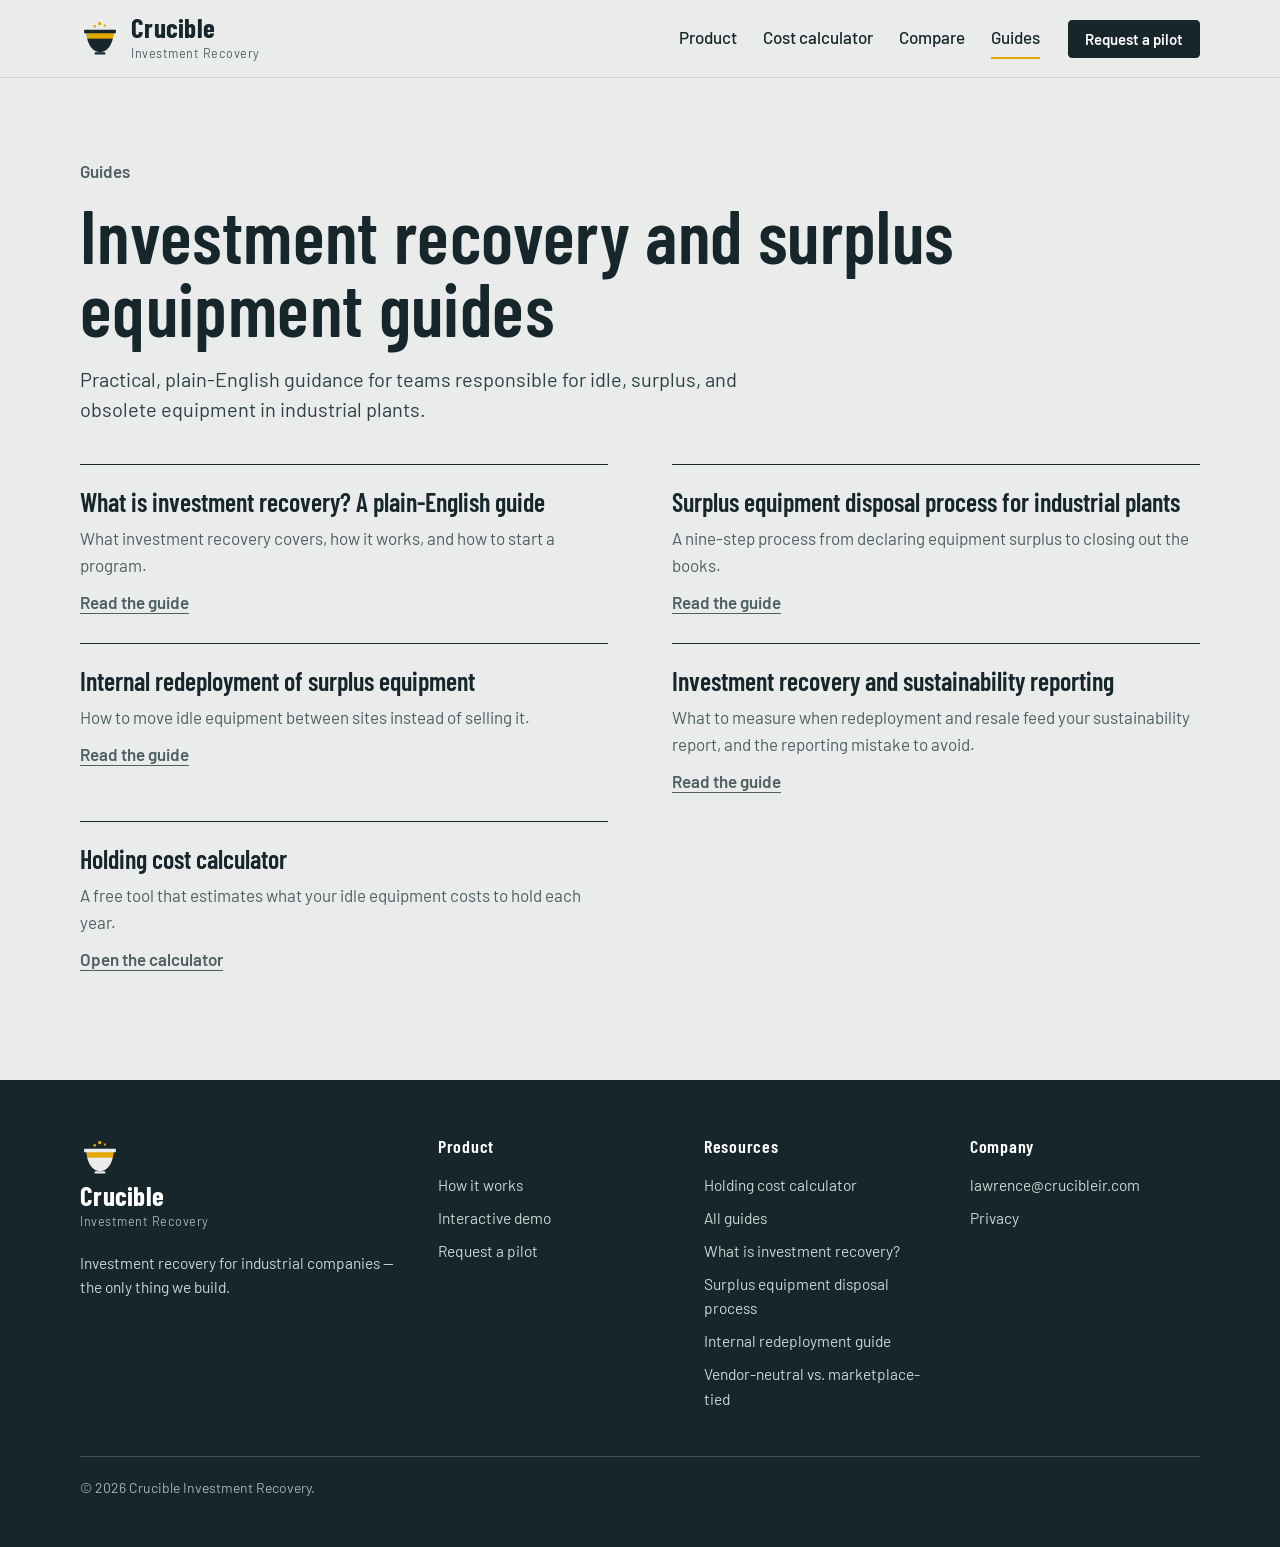
<file: guides/index.html>
<!DOCTYPE html>
<html lang="en">
<head>
<meta charset="utf-8">
<meta name="viewport" content="width=device-width, initial-scale=1">
<title>Investment Recovery & Surplus Equipment Guides | Crucible</title>
<meta name="description" content="Practical guides for investment recovery teams: what investment recovery is, the surplus equipment disposal process, and internal redeployment.">
<link rel="canonical" href="https://crucibleir.com/guides/index.html">
<meta name="theme-color" content="#16262B">
<meta property="og:type" content="website">
<meta property="og:site_name" content="Crucible Investment Recovery">
<meta property="og:title" content="Investment Recovery & Surplus Equipment Guides | Crucible">
<meta property="og:description" content="Practical guides for investment recovery teams: what investment recovery is, the surplus equipment disposal process, and internal redeployment.">
<meta property="og:url" content="https://crucibleir.com/guides/index.html">
<meta property="og:image" content="https://crucibleir.com/img/og-image.png">
<meta property="og:image:alt" content="Crucible Investment Recovery: idle equipment costs money every day it sits.">
<meta name="twitter:card" content="summary_large_image">
<meta name="twitter:image" content="https://crucibleir.com/img/og-image.png">
<link rel="icon" href="../favicon.svg" type="image/svg+xml">
<link rel="stylesheet" href="../css/fonts.css">
<link rel="stylesheet" href="../css/style.css">
<script type="application/ld+json">{"@context": "https://schema.org", "@type": "CollectionPage", "name": "Investment recovery and surplus equipment guides", "url": "https://crucibleir.com/guides/"}</script>
</head>
<body>
<a class="skip" href="#main">Skip to content</a>
<header class="site"><div class="wrap bar">
<a class="brand" href="../index.html" aria-label="Crucible Investment Recovery, home"><svg viewBox="-2 -2 68 60" aria-hidden="true" focusable="false"><defs><clipPath id="c19"><path d="M9 18C10 38 19 51 32 51C45 51 54 38 55 18Z"/></clipPath></defs><path d="M9 18C10 38 19 51 32 51C45 51 54 38 55 18Z" fill="#16262B"/><rect y="18" width="64" height="10" fill="#E0A800" clip-path="url(#c19)"/><rect x="5" y="13" width="54" height="6" rx="1" fill="#16262B"/><rect x="23" y="51" width="18" height="4" rx="1" fill="#16262B"/><rect x="21" y="5" width="4" height="4" fill="#E0A800"/><rect x="29" width="5" height="5" fill="#E0A800"/><rect x="38.5" y="4" width="3.5" height="3.5" fill="#E0A800"/></svg><span><b>Crucible</b><small>Investment Recovery</small></span></a>
<nav class="links" aria-label="Main"><a href="../product.html">Product</a><a href="../holding-cost-calculator.html">Cost calculator</a><a href="../compare.html">Compare</a><a href="../guides/index.html" aria-current="page">Guides</a></nav>
<a class="btn primary sm hidem" href="../demo-request.html">Request a pilot</a>
<details class="menu"><summary>Menu</summary><div><a href="../product.html">Product</a><a href="../holding-cost-calculator.html">Cost calculator</a><a href="../compare.html">Compare</a><a href="../guides/index.html" aria-current="page">Guides</a><a href="../demo-request.html"><b>Request a pilot</b></a></div></details>
</div></header>
<main id="main">

<section class="sec"><div class="wrap">
<p class="eyebrow">Guides</p>
<h1 style="max-width:14em">Investment recovery and surplus equipment guides</h1>
<p class="lede">Practical, plain-English guidance for teams responsible for idle, surplus, and obsolete equipment in industrial plants.</p>
<div class="feats" style="margin-top:40px"><div class="feat"><h3><a href="../guides/what-is-investment-recovery.html" style="text-decoration:none">What is investment recovery? A plain-English guide</a></h3><p>What investment recovery covers, how it works, and how to start a program.</p><p style="margin-top:10px"><a class="link" href="../guides/what-is-investment-recovery.html">Read the guide</a></p></div><div class="feat"><h3><a href="../guides/surplus-equipment-disposal-process.html" style="text-decoration:none">Surplus equipment disposal process for industrial plants</a></h3><p>A nine-step process from declaring equipment surplus to closing out the books.</p><p style="margin-top:10px"><a class="link" href="../guides/surplus-equipment-disposal-process.html">Read the guide</a></p></div><div class="feat"><h3><a href="../guides/internal-redeployment.html" style="text-decoration:none">Internal redeployment of surplus equipment</a></h3><p>How to move idle equipment between sites instead of selling it.</p><p style="margin-top:10px"><a class="link" href="../guides/internal-redeployment.html">Read the guide</a></p></div><div class="feat"><h3><a href="../guides/sustainability-reporting.html" style="text-decoration:none">Investment recovery and sustainability reporting</a></h3><p>What to measure when redeployment and resale feed your sustainability report, and the reporting mistake to avoid.</p><p style="margin-top:10px"><a class="link" href="../guides/sustainability-reporting.html">Read the guide</a></p></div><div class="feat"><h3><a href="../holding-cost-calculator.html" style="text-decoration:none">Holding cost calculator</a></h3><p>A free tool that estimates what your idle equipment costs to hold each year.</p><p style="margin-top:10px"><a class="link" href="../holding-cost-calculator.html">Open the calculator</a></p></div></div>
</div></section>

</main>
<footer class="site"><div class="wrap">
<div class="cols">
<div><a class="brand" href="../index.html" aria-label="Crucible Investment Recovery, home"><svg viewBox="-2 -2 68 60" aria-hidden="true" focusable="false"><defs><clipPath id="c20"><path d="M9 18C10 38 19 51 32 51C45 51 54 38 55 18Z"/></clipPath></defs><path d="M9 18C10 38 19 51 32 51C45 51 54 38 55 18Z" fill="#E9ECEA"/><rect y="18" width="64" height="10" fill="#E0A800" clip-path="url(#c20)"/><rect x="5" y="13" width="54" height="6" rx="1" fill="#E9ECEA"/><rect x="23" y="51" width="18" height="4" rx="1" fill="#E9ECEA"/><rect x="21" y="5" width="4" height="4" fill="#E0A800"/><rect x="29" width="5" height="5" fill="#E0A800"/><rect x="38.5" y="4" width="3.5" height="3.5" fill="#E0A800"/></svg><span><b>Crucible</b><small>Investment Recovery</small></span></a><p style="max-width:26em;margin:16px 0 0">Investment recovery for industrial companies &mdash; the only thing we build.</p></div>
<div><h3>Product</h3><a href="../product.html">How it works</a><a href="../demo/index.html">Interactive demo</a><a href="../demo-request.html">Request a pilot</a></div>
<div><h3>Resources</h3><a href="../holding-cost-calculator.html">Holding cost calculator</a><a href="../guides/index.html">All guides</a><a href="../guides/what-is-investment-recovery.html">What is investment recovery?</a><a href="../guides/surplus-equipment-disposal-process.html">Surplus equipment disposal process</a><a href="../guides/internal-redeployment.html">Internal redeployment guide</a><a href="../compare.html">Vendor-neutral vs. marketplace-tied</a></div>
<div><h3>Company</h3><a href="mailto:lawrence@crucibleir.com">lawrence@crucibleir.com</a><a href="../privacy.html">Privacy</a></div>
</div>
<p class="fine">&copy; 2026 Crucible Investment Recovery.</p>
</div></footer>
<script src="../js/site.js" defer></script>
</body>
</html>
</file>
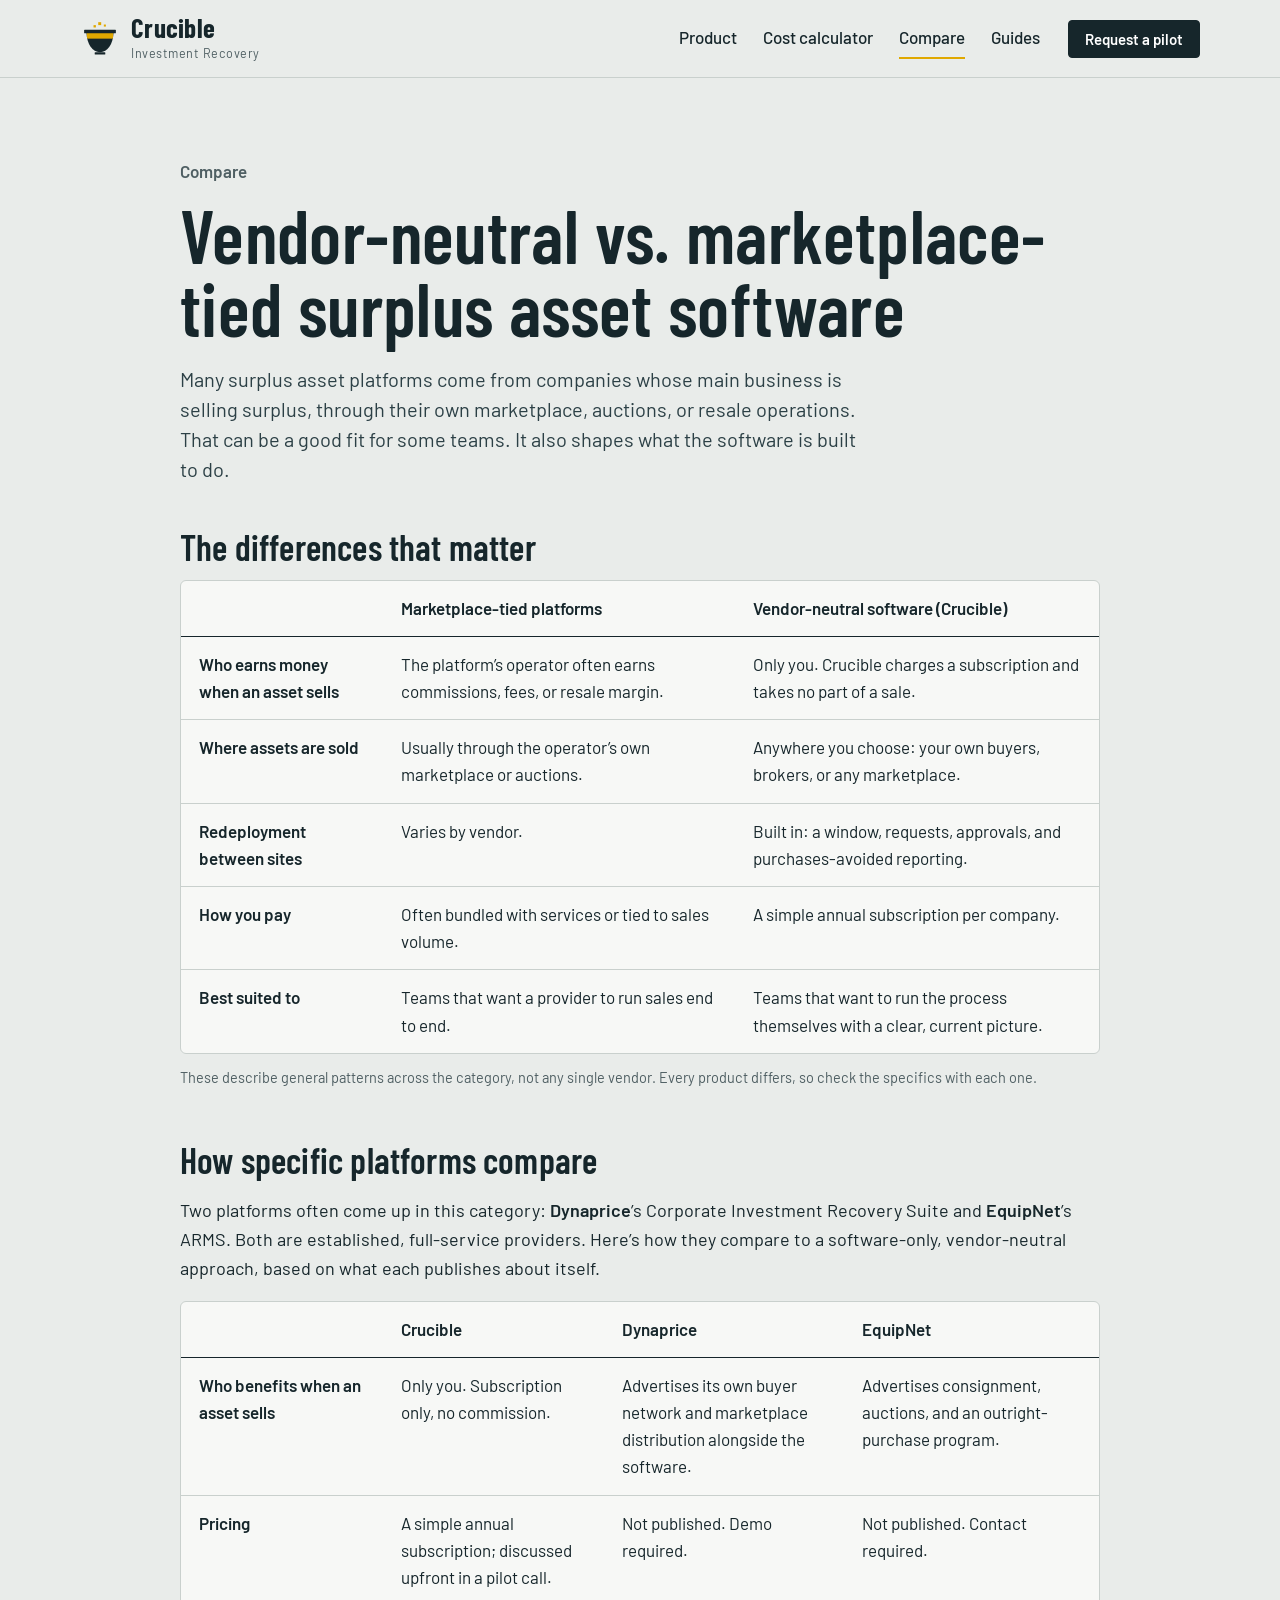
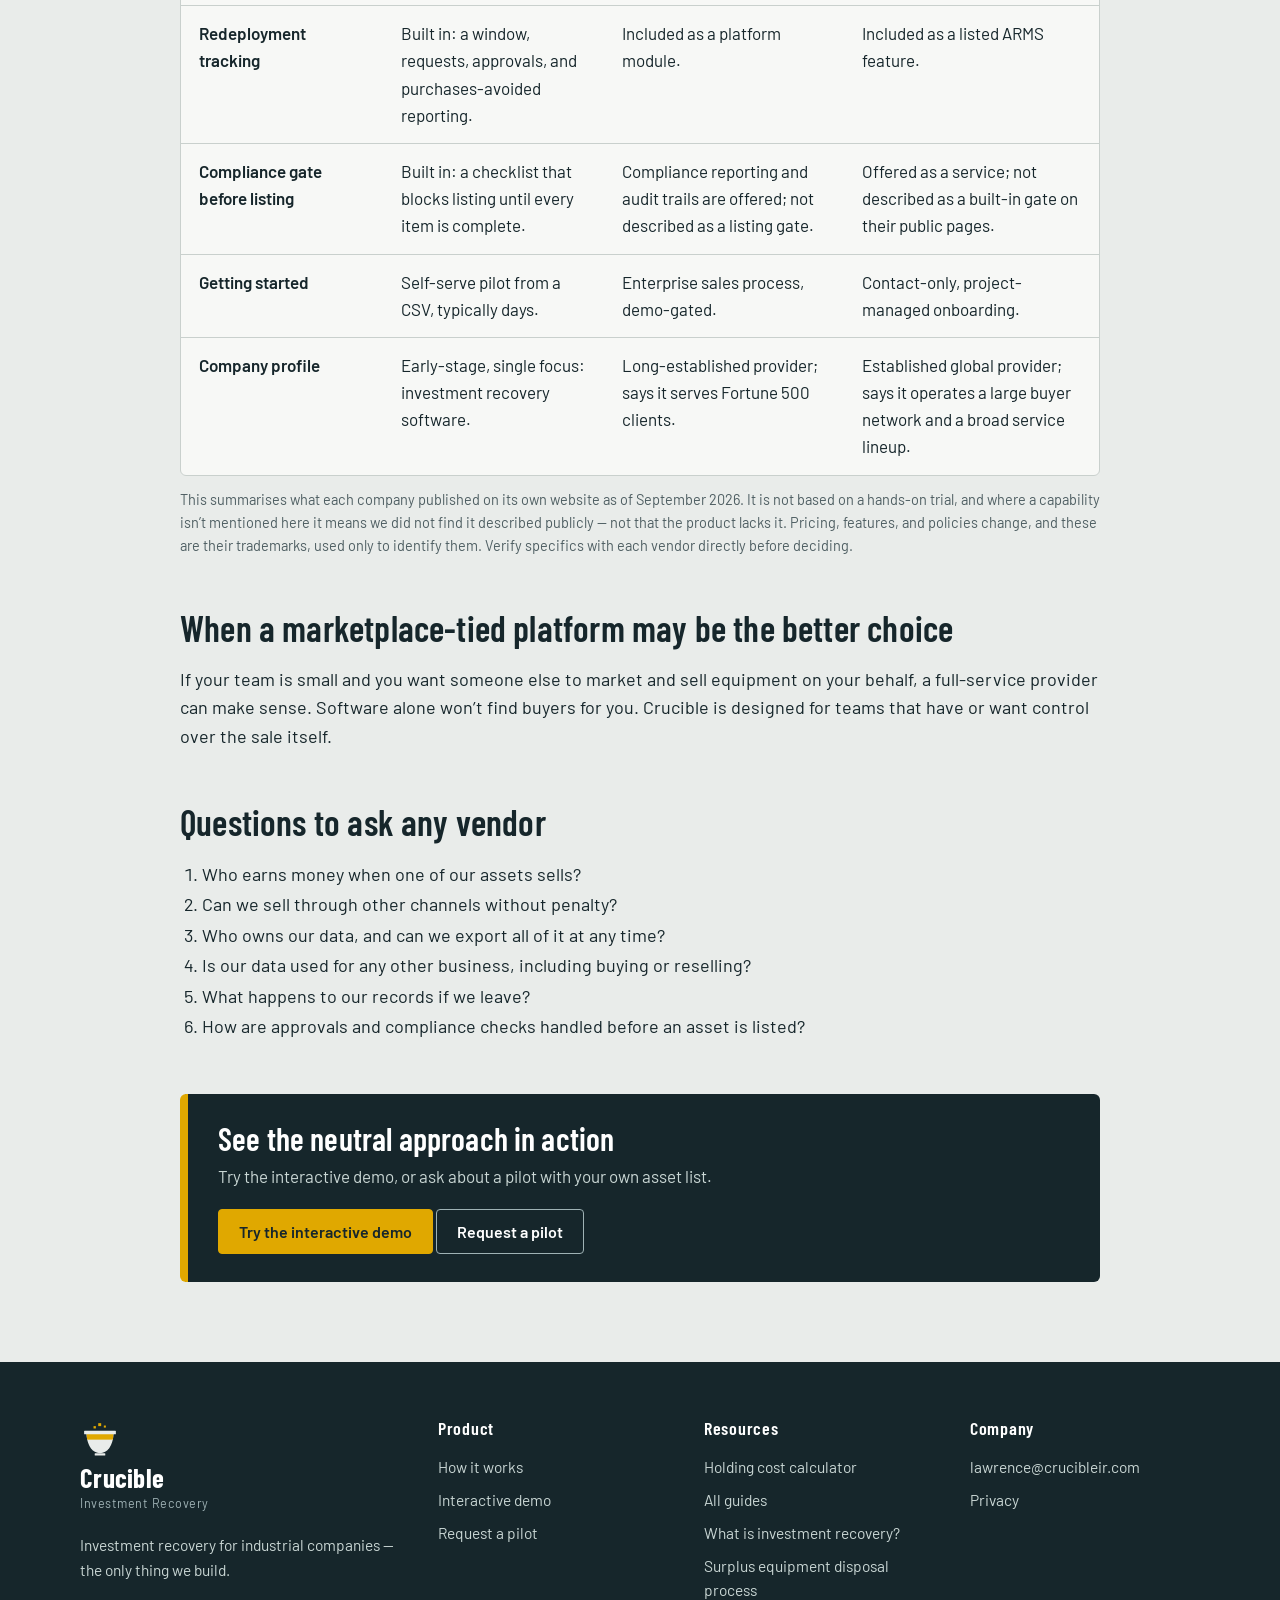
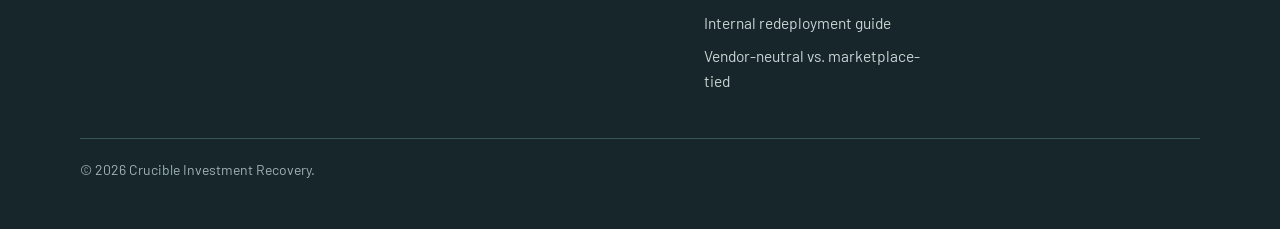
<file: compare_2.html>
<!DOCTYPE html>
<html lang="en">
<head>
<meta charset="utf-8">
<meta name="viewport" content="width=device-width, initial-scale=1">
<title>Vendor-Neutral vs. Marketplace-Tied Surplus Software</title>
<meta name="description" content="How vendor-neutral investment recovery software compares to marketplace-tied platforms like Dynaprice and EquipNet, plus six questions to ask any vendor before you buy.">
<link rel="canonical" href="https://crucibleir.com/compare.html">
<meta name="theme-color" content="#16262B">
<meta property="og:type" content="website">
<meta property="og:site_name" content="Crucible Investment Recovery">
<meta property="og:title" content="Vendor-Neutral vs. Marketplace-Tied Surplus Software">
<meta property="og:description" content="How vendor-neutral investment recovery software compares to marketplace-tied platforms like Dynaprice and EquipNet, plus six questions to ask any vendor before you buy.">
<meta property="og:url" content="https://crucibleir.com/compare.html">
<meta property="og:image" content="https://crucibleir.com/img/og-image.png">
<meta property="og:image:alt" content="Crucible Investment Recovery: idle equipment costs money every day it sits.">
<meta name="twitter:card" content="summary_large_image">
<meta name="twitter:image" content="https://crucibleir.com/img/og-image.png">
<link rel="icon" href="favicon.svg" type="image/svg+xml">
<link rel="stylesheet" href="css/fonts.css">
<link rel="stylesheet" href="css/style.css">

</head>
<body>
<a class="skip" href="#main">Skip to content</a>
<header class="site"><div class="wrap bar">
<a class="brand" href="index.html" aria-label="Crucible Investment Recovery, home"><svg viewBox="-2 -2 68 60" aria-hidden="true" focusable="false"><defs><clipPath id="c7"><path d="M9 18C10 38 19 51 32 51C45 51 54 38 55 18Z"/></clipPath></defs><path d="M9 18C10 38 19 51 32 51C45 51 54 38 55 18Z" fill="#16262B"/><rect y="18" width="64" height="10" fill="#E0A800" clip-path="url(#c7)"/><rect x="5" y="13" width="54" height="6" rx="1" fill="#16262B"/><rect x="23" y="51" width="18" height="4" rx="1" fill="#16262B"/><rect x="21" y="5" width="4" height="4" fill="#E0A800"/><rect x="29" width="5" height="5" fill="#E0A800"/><rect x="38.5" y="4" width="3.5" height="3.5" fill="#E0A800"/></svg><span><b>Crucible</b><small>Investment Recovery</small></span></a>
<nav class="links" aria-label="Main"><a href="product.html">Product</a><a href="holding-cost-calculator.html">Cost calculator</a><a href="compare.html" aria-current="page">Compare</a><a href="guides/index.html">Guides</a></nav>
<a class="btn primary sm hidem" href="demo-request.html">Request a pilot</a>
<details class="menu"><summary>Menu</summary><div><a href="product.html">Product</a><a href="holding-cost-calculator.html">Cost calculator</a><a href="compare.html" aria-current="page">Compare</a><a href="guides/index.html">Guides</a><a href="demo-request.html"><b>Request a pilot</b></a></div></details>
</div></header>
<main id="main">

<section class="sec"><div class="wrap" style="max-width:920px">
<p class="eyebrow">Compare</p>
<h1 style="max-width:15em">Vendor-neutral vs. marketplace-tied surplus asset software</h1>
<p class="lede">Many surplus asset platforms come from companies whose main business is selling surplus, through their own marketplace, auctions, or resale operations. That can be a good fit for some teams. It also shapes what the software is built to do.</p>
<h2 style="font-size:36px;margin-top:44px">The differences that matter</h2>
<div class="tw"><table><thead><tr><th></th><th>Marketplace-tied platforms</th><th>Vendor-neutral software (Crucible)</th></tr></thead><tbody>
<tr><td>Who earns money when an asset sells</td><td>The platform&rsquo;s operator often earns commissions, fees, or resale margin.</td><td>Only you. Crucible charges a subscription and takes no part of a sale.</td></tr>
<tr><td>Where assets are sold</td><td>Usually through the operator&rsquo;s own marketplace or auctions.</td><td>Anywhere you choose: your own buyers, brokers, or any marketplace.</td></tr>
<tr><td>Redeployment between sites</td><td>Varies by vendor.</td><td>Built in: a window, requests, approvals, and purchases-avoided reporting.</td></tr>
<tr><td>How you pay</td><td>Often bundled with services or tied to sales volume.</td><td>A simple annual subscription per company.</td></tr>
<tr><td>Best suited to</td><td>Teams that want a provider to run sales end to end.</td><td>Teams that want to run the process themselves with a clear, current picture.</td></tr>
</tbody></table></div>
<p class="small" style="margin-top:12px">These describe general patterns across the category, not any single vendor. Every product differs, so check the specifics with each one.</p>

<h2 style="font-size:36px;margin-top:52px">How specific platforms compare</h2>
<p style="font-size:18px">Two platforms often come up in this category: <b>Dynaprice</b>&rsquo;s Corporate Investment Recovery Suite and <b>EquipNet</b>&rsquo;s ARMS. Both are established, full-service providers. Here&rsquo;s how they compare to a software-only, vendor-neutral approach, based on what each publishes about itself.</p>
<div class="tw"><table><thead><tr><th></th><th>Crucible</th><th>Dynaprice</th><th>EquipNet</th></tr></thead><tbody>
<tr><td>Who benefits when an asset sells</td><td>Only you. Subscription only, no commission.</td><td>Advertises its own buyer network and marketplace distribution alongside the software.</td><td>Advertises consignment, auctions, and an outright-purchase program.</td></tr>
<tr><td>Pricing</td><td>A simple annual subscription; discussed upfront in a pilot call.</td><td>Not published. Demo required.</td><td>Not published. Contact required.</td></tr>
<tr><td>Redeployment tracking</td><td>Built in: a window, requests, approvals, and purchases-avoided reporting.</td><td>Included as a platform module.</td><td>Included as a listed ARMS feature.</td></tr>
<tr><td>Compliance gate before listing</td><td>Built in: a checklist that blocks listing until every item is complete.</td><td>Compliance reporting and audit trails are offered; not described as a listing gate.</td><td>Offered as a service; not described as a built-in gate on their public pages.</td></tr>
<tr><td>Getting started</td><td>Self-serve pilot from a CSV, typically days.</td><td>Enterprise sales process, demo-gated.</td><td>Contact-only, project-managed onboarding.</td></tr>
<tr><td>Company profile</td><td>Early-stage, single focus: investment recovery software.</td><td>Long-established provider; says it serves Fortune 500 clients.</td><td>Established global provider; says it operates a large buyer network and a broad service lineup.</td></tr>
</tbody></table></div>
<p class="small" style="margin-top:12px">This summarises what each company published on its own website as of September 2026. It is not based on a hands-on trial, and where a capability isn&rsquo;t mentioned here it means we did not find it described publicly &mdash; not that the product lacks it. Pricing, features, and policies change, and these are their trademarks, used only to identify them. Verify specifics with each vendor directly before deciding.</p>

<h2 style="font-size:36px;margin-top:52px">When a marketplace-tied platform may be the better choice</h2>
<p style="font-size:18px">If your team is small and you want someone else to market and sell equipment on your behalf, a full-service provider can make sense. Software alone won&rsquo;t find buyers for you. Crucible is designed for teams that have or want control over the sale itself.</p>

<h2 style="font-size:36px;margin-top:52px">Questions to ask any vendor</h2>
<ol style="font-size:18px;line-height:1.7;padding-left:22px">
<li>Who earns money when one of our assets sells?</li>
<li>Can we sell through other channels without penalty?</li>
<li>Who owns our data, and can we export all of it at any time?</li>
<li>Is our data used for any other business, including buying or reselling?</li>
<li>What happens to our records if we leave?</li>
<li>How are approvals and compliance checks handled before an asset is listed?</li>
</ol>
<div class="cta-box"><h2>See the neutral approach in action</h2><p>Try the interactive demo, or ask about a pilot with your own asset list.</p><a class="btn yel" href="demo/index.html">Try the interactive demo</a> <a class="btn ghost" href="demo-request.html">Request a pilot</a></div>
</div></section>

</main>
<footer class="site"><div class="wrap">
<div class="cols">
<div><a class="brand" href="index.html" aria-label="Crucible Investment Recovery, home"><svg viewBox="-2 -2 68 60" aria-hidden="true" focusable="false"><defs><clipPath id="c8"><path d="M9 18C10 38 19 51 32 51C45 51 54 38 55 18Z"/></clipPath></defs><path d="M9 18C10 38 19 51 32 51C45 51 54 38 55 18Z" fill="#E9ECEA"/><rect y="18" width="64" height="10" fill="#E0A800" clip-path="url(#c8)"/><rect x="5" y="13" width="54" height="6" rx="1" fill="#E9ECEA"/><rect x="23" y="51" width="18" height="4" rx="1" fill="#E9ECEA"/><rect x="21" y="5" width="4" height="4" fill="#E0A800"/><rect x="29" width="5" height="5" fill="#E0A800"/><rect x="38.5" y="4" width="3.5" height="3.5" fill="#E0A800"/></svg><span><b>Crucible</b><small>Investment Recovery</small></span></a><p style="max-width:26em;margin:16px 0 0">Investment recovery for industrial companies &mdash; the only thing we build.</p></div>
<div><h3>Product</h3><a href="product.html">How it works</a><a href="demo/index.html">Interactive demo</a><a href="demo-request.html">Request a pilot</a></div>
<div><h3>Resources</h3><a href="holding-cost-calculator.html">Holding cost calculator</a><a href="guides/index.html">All guides</a><a href="guides/what-is-investment-recovery.html">What is investment recovery?</a><a href="guides/surplus-equipment-disposal-process.html">Surplus equipment disposal process</a><a href="guides/internal-redeployment.html">Internal redeployment guide</a><a href="compare.html">Vendor-neutral vs. marketplace-tied</a></div>
<div><h3>Company</h3><a href="mailto:lawrence@crucibleir.com">lawrence@crucibleir.com</a><a href="privacy.html">Privacy</a></div>
</div>
<p class="fine">&copy; 2026 Crucible Investment Recovery.</p>
</div></footer>
<script src="js/site.js" defer></script>
</body>
</html>
</file>
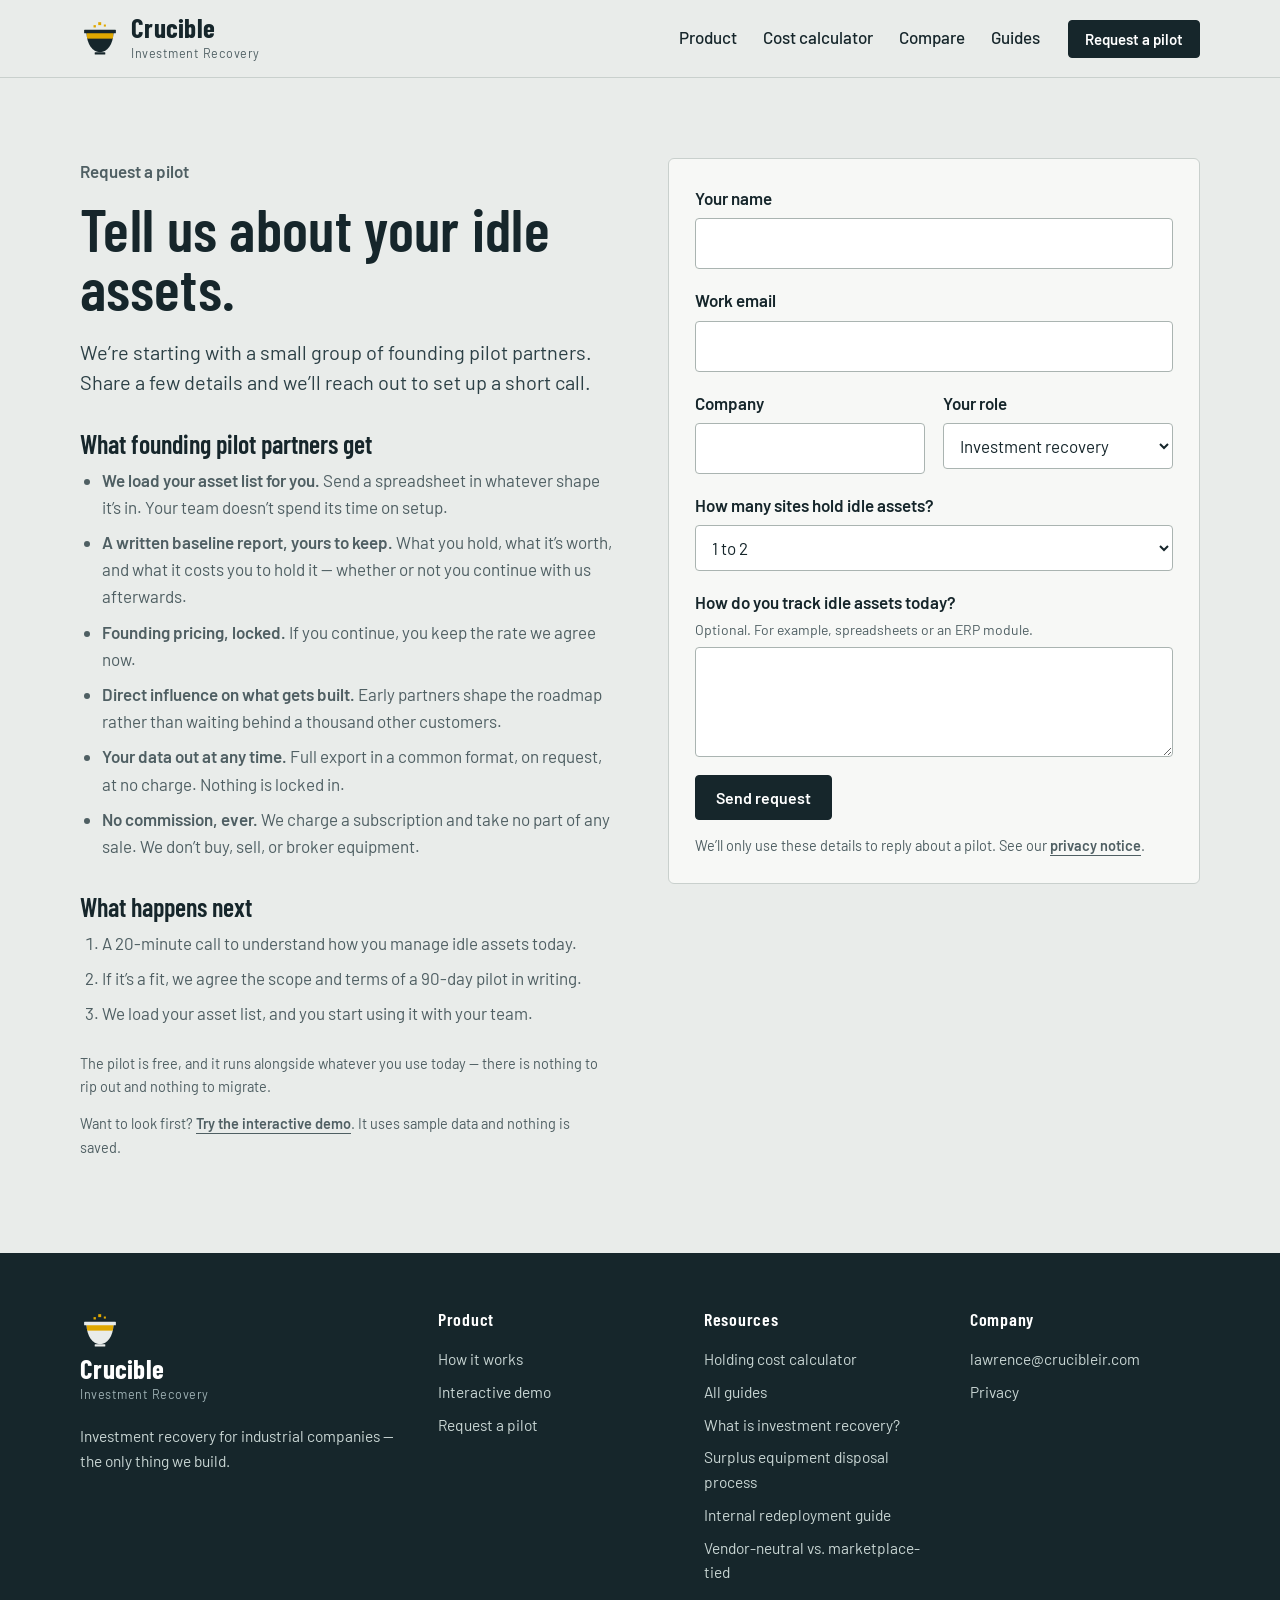
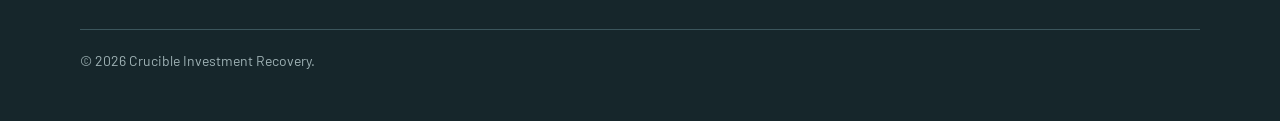
<file: demo-request.html>
<!DOCTYPE html>
<html lang="en">
<head>
<meta charset="utf-8">
<meta name="viewport" content="width=device-width, initial-scale=1">
<title>Request a Pilot or Demo | Crucible Investment Recovery</title>
<meta name="description" content="Request a 90-day pilot of Crucible, investment recovery software for industrial companies. Tell us about your idle assets and we will set up a call.">
<link rel="canonical" href="https://crucibleir.com/demo-request.html">
<meta name="theme-color" content="#16262B">
<meta property="og:type" content="website">
<meta property="og:site_name" content="Crucible Investment Recovery">
<meta property="og:title" content="Request a Pilot or Demo | Crucible Investment Recovery">
<meta property="og:description" content="Request a 90-day pilot of Crucible, investment recovery software for industrial companies. Tell us about your idle assets and we will set up a call.">
<meta property="og:url" content="https://crucibleir.com/demo-request.html">
<meta property="og:image" content="https://crucibleir.com/img/og-image.png">
<meta property="og:image:alt" content="Crucible Investment Recovery: idle equipment costs money every day it sits.">
<meta name="twitter:card" content="summary_large_image">
<meta name="twitter:image" content="https://crucibleir.com/img/og-image.png">
<link rel="icon" href="favicon.svg" type="image/svg+xml">
<link rel="stylesheet" href="css/fonts.css">
<link rel="stylesheet" href="css/style.css">

</head>
<body>
<a class="skip" href="#main">Skip to content</a>
<header class="site"><div class="wrap bar">
<a class="brand" href="index.html" aria-label="Crucible Investment Recovery, home"><svg viewBox="-2 -2 68 60" aria-hidden="true" focusable="false"><defs><clipPath id="c11"><path d="M9 18C10 38 19 51 32 51C45 51 54 38 55 18Z"/></clipPath></defs><path d="M9 18C10 38 19 51 32 51C45 51 54 38 55 18Z" fill="#16262B"/><rect y="18" width="64" height="10" fill="#E0A800" clip-path="url(#c11)"/><rect x="5" y="13" width="54" height="6" rx="1" fill="#16262B"/><rect x="23" y="51" width="18" height="4" rx="1" fill="#16262B"/><rect x="21" y="5" width="4" height="4" fill="#E0A800"/><rect x="29" width="5" height="5" fill="#E0A800"/><rect x="38.5" y="4" width="3.5" height="3.5" fill="#E0A800"/></svg><span><b>Crucible</b><small>Investment Recovery</small></span></a>
<nav class="links" aria-label="Main"><a href="product.html">Product</a><a href="holding-cost-calculator.html">Cost calculator</a><a href="compare.html">Compare</a><a href="guides/index.html">Guides</a></nav>
<a class="btn primary sm hidem" href="demo-request.html">Request a pilot</a>
<details class="menu"><summary>Menu</summary><div><a href="product.html">Product</a><a href="holding-cost-calculator.html">Cost calculator</a><a href="compare.html">Compare</a><a href="guides/index.html">Guides</a><a href="demo-request.html"><b>Request a pilot</b></a></div></details>
</div></header>
<main id="main">

<section class="sec"><div class="wrap split" style="align-items:start">
<div>
<p class="eyebrow">Request a pilot</p>
<h1 style="font-size:clamp(38px,5vw,60px)">Tell us about your idle assets.</h1>
<p class="lede">We&rsquo;re starting with a small group of founding pilot partners. Share a few details and we&rsquo;ll reach out to set up a short call.</p>
<h3 style="margin-top:32px">What founding pilot partners get</h3>
<ul style="padding-left:22px;color:var(--muted);margin:0 0 24px">
<li style="margin:8px 0"><b>We load your asset list for you.</b> Send a spreadsheet in whatever shape it&rsquo;s in. Your team doesn&rsquo;t spend its time on setup.</li>
<li style="margin:8px 0"><b>A written baseline report, yours to keep.</b> What you hold, what it&rsquo;s worth, and what it costs you to hold it &mdash; whether or not you continue with us afterwards.</li>
<li style="margin:8px 0"><b>Founding pricing, locked.</b> If you continue, you keep the rate we agree now.</li>
<li style="margin:8px 0"><b>Direct influence on what gets built.</b> Early partners shape the roadmap rather than waiting behind a thousand other customers.</li>
<li style="margin:8px 0"><b>Your data out at any time.</b> Full export in a common format, on request, at no charge. Nothing is locked in.</li>
<li style="margin:8px 0"><b>No commission, ever.</b> We charge a subscription and take no part of any sale. We don&rsquo;t buy, sell, or broker equipment.</li>
</ul>
<h3 style="margin-top:32px">What happens next</h3>
<ol style="padding-left:22px;color:var(--muted);margin:0 0 24px">
<li style="margin:8px 0">A 20-minute call to understand how you manage idle assets today.</li>
<li style="margin:8px 0">If it&rsquo;s a fit, we agree the scope and terms of a 90-day pilot in writing.</li>
<li style="margin:8px 0">We load your asset list, and you start using it with your team.</li>
</ol>
<p class="small">The pilot is free, and it runs alongside whatever you use today &mdash; there is nothing to rip out and nothing to migrate.</p>
<p class="small">Want to look first? <a class="link" href="demo/index.html">Try the interactive demo</a>. It uses sample data and nothing is saved.</p>
</div>
<form class="panel" id="leadform" aria-label="Pilot request form" data-to="lawrence@crucibleir.com" data-endpoint="https://formspree.io/f/moejwlba">
<label>Your name<input type="text" name="name" required autocomplete="name"></label>
<label>Work email<input type="email" name="email" required autocomplete="email"></label>
<div class="row2">
<label>Company<input type="text" name="company" required autocomplete="organization"></label>
<label>Your role<select name="role"><option>Investment recovery</option><option>Plant or site management</option><option>Finance or accounting</option><option>Procurement</option><option>Other</option></select></label>
</div>
<label>How many sites hold idle assets?<select name="sites"><option>1 to 2</option><option>3 to 5</option><option>6 to 10</option><option>More than 10</option><option>Not sure</option></select></label>
<label>How do you track idle assets today? <small>Optional. For example, spreadsheets or an ERP module.</small><textarea name="notes"></textarea></label>
<button class="btn primary" type="submit">Send request</button>
<p class="small" style="margin:14px 0 0">We&rsquo;ll only use these details to reply about a pilot. See our <a class="link" href="privacy.html">privacy notice</a>.</p>
<div id="leadnote" hidden></div>
<div class="ok-msg" id="leadok" hidden>Thanks &mdash; that&rsquo;s with us. We&rsquo;ll reply to the email address you gave, usually within a working day.</div>
</form>
</div></section>

</main>
<footer class="site"><div class="wrap">
<div class="cols">
<div><a class="brand" href="index.html" aria-label="Crucible Investment Recovery, home"><svg viewBox="-2 -2 68 60" aria-hidden="true" focusable="false"><defs><clipPath id="c12"><path d="M9 18C10 38 19 51 32 51C45 51 54 38 55 18Z"/></clipPath></defs><path d="M9 18C10 38 19 51 32 51C45 51 54 38 55 18Z" fill="#E9ECEA"/><rect y="18" width="64" height="10" fill="#E0A800" clip-path="url(#c12)"/><rect x="5" y="13" width="54" height="6" rx="1" fill="#E9ECEA"/><rect x="23" y="51" width="18" height="4" rx="1" fill="#E9ECEA"/><rect x="21" y="5" width="4" height="4" fill="#E0A800"/><rect x="29" width="5" height="5" fill="#E0A800"/><rect x="38.5" y="4" width="3.5" height="3.5" fill="#E0A800"/></svg><span><b>Crucible</b><small>Investment Recovery</small></span></a><p style="max-width:26em;margin:16px 0 0">Investment recovery for industrial companies &mdash; the only thing we build.</p></div>
<div><h3>Product</h3><a href="product.html">How it works</a><a href="demo/index.html">Interactive demo</a><a href="demo-request.html">Request a pilot</a></div>
<div><h3>Resources</h3><a href="holding-cost-calculator.html">Holding cost calculator</a><a href="guides/index.html">All guides</a><a href="guides/what-is-investment-recovery.html">What is investment recovery?</a><a href="guides/surplus-equipment-disposal-process.html">Surplus equipment disposal process</a><a href="guides/internal-redeployment.html">Internal redeployment guide</a><a href="compare.html">Vendor-neutral vs. marketplace-tied</a></div>
<div><h3>Company</h3><a href="mailto:lawrence@crucibleir.com">lawrence@crucibleir.com</a><a href="privacy.html">Privacy</a></div>
</div>
<p class="fine">&copy; 2026 Crucible Investment Recovery.</p>
</div></footer>
<script src="js/site.js" defer></script>
</body>
</html>
</file>
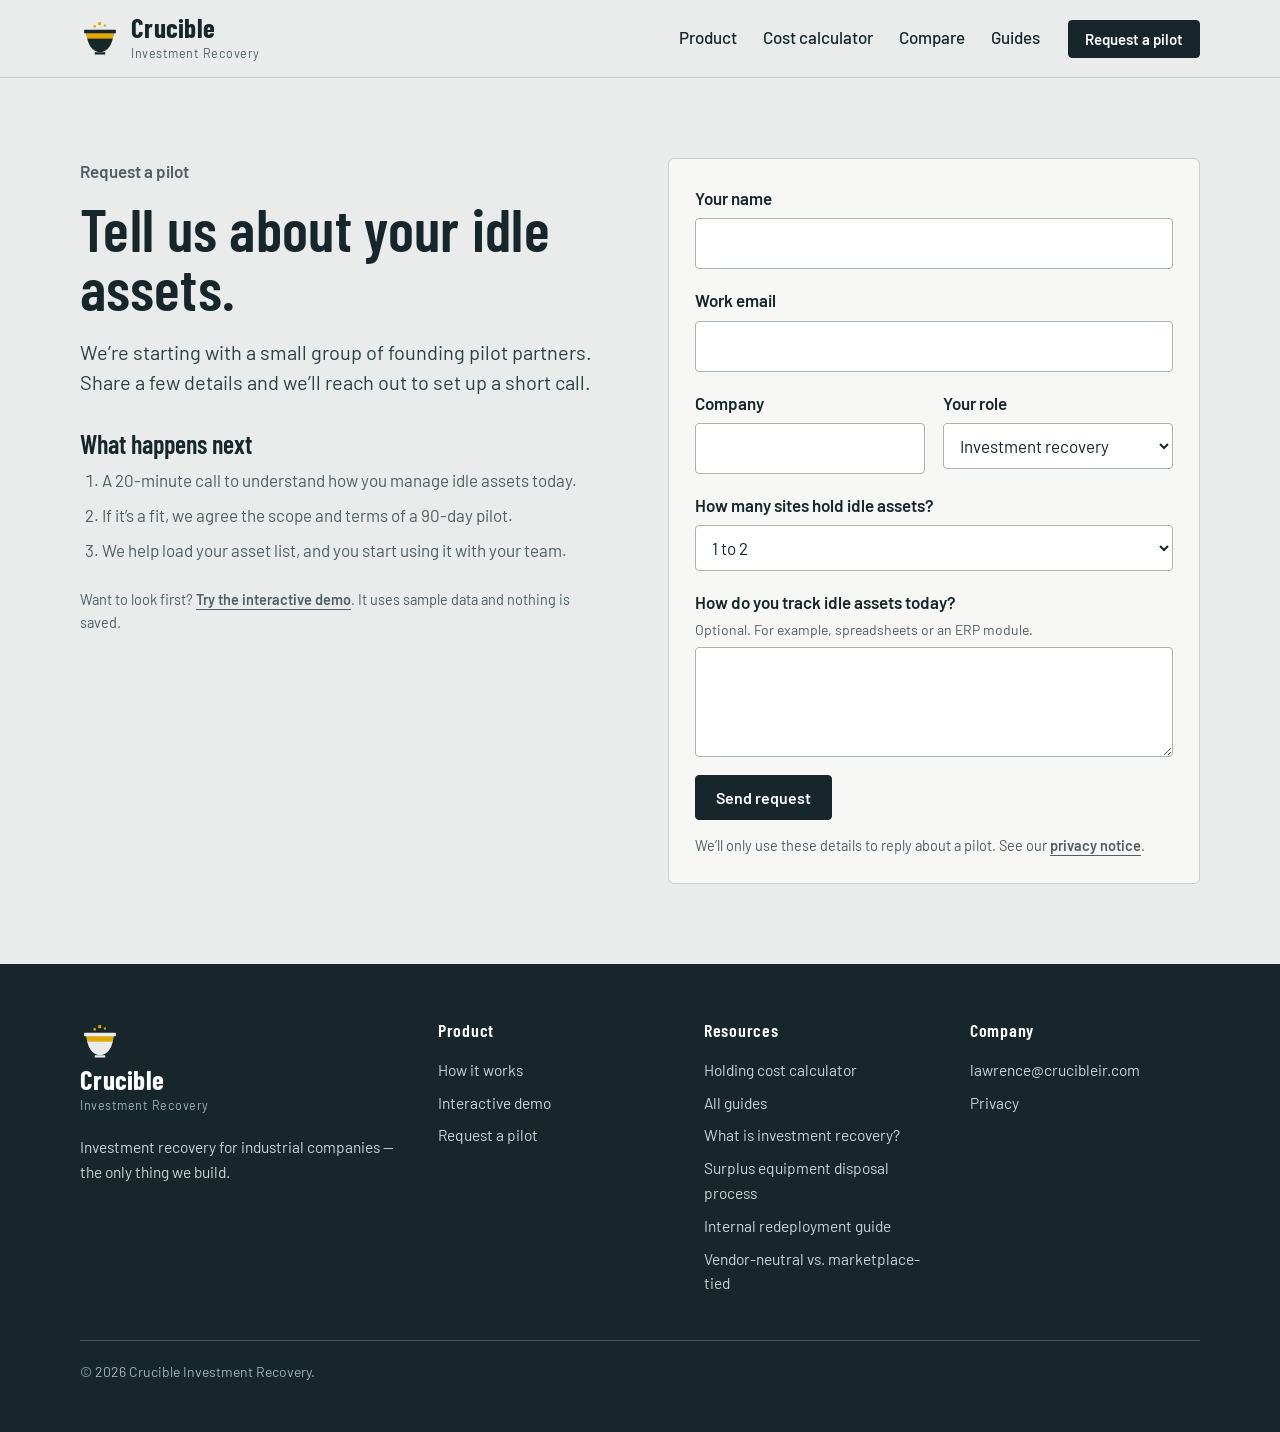
<file: demo-request_1.html>
<!DOCTYPE html>
<html lang="en">
<head>
<meta charset="utf-8">
<meta name="viewport" content="width=device-width, initial-scale=1">
<title>Request a Pilot or Demo | Crucible Investment Recovery</title>
<meta name="description" content="Request a 90-day pilot of Crucible, investment recovery software for industrial companies. Tell us about your idle assets and we will set up a call.">
<link rel="canonical" href="https://crucibleir.com/demo-request.html">
<meta name="theme-color" content="#16262B">
<meta property="og:type" content="website">
<meta property="og:site_name" content="Crucible Investment Recovery">
<meta property="og:title" content="Request a Pilot or Demo | Crucible Investment Recovery">
<meta property="og:description" content="Request a 90-day pilot of Crucible, investment recovery software for industrial companies. Tell us about your idle assets and we will set up a call.">
<meta property="og:url" content="https://crucibleir.com/demo-request.html">
<meta property="og:image" content="https://crucibleir.com/img/og-image.png">
<meta property="og:image:alt" content="Crucible Investment Recovery: idle equipment costs money every day it sits.">
<meta name="twitter:card" content="summary_large_image">
<meta name="twitter:image" content="https://crucibleir.com/img/og-image.png">
<link rel="icon" href="favicon.svg" type="image/svg+xml">
<link rel="stylesheet" href="css/fonts.css">
<link rel="stylesheet" href="css/style.css">

</head>
<body>
<a class="skip" href="#main">Skip to content</a>
<header class="site"><div class="wrap bar">
<a class="brand" href="index.html" aria-label="Crucible Investment Recovery, home"><svg viewBox="-2 -2 68 60" aria-hidden="true" focusable="false"><defs><clipPath id="c11"><path d="M9 18C10 38 19 51 32 51C45 51 54 38 55 18Z"/></clipPath></defs><path d="M9 18C10 38 19 51 32 51C45 51 54 38 55 18Z" fill="#16262B"/><rect y="18" width="64" height="10" fill="#E0A800" clip-path="url(#c11)"/><rect x="5" y="13" width="54" height="6" rx="1" fill="#16262B"/><rect x="23" y="51" width="18" height="4" rx="1" fill="#16262B"/><rect x="21" y="5" width="4" height="4" fill="#E0A800"/><rect x="29" width="5" height="5" fill="#E0A800"/><rect x="38.5" y="4" width="3.5" height="3.5" fill="#E0A800"/></svg><span><b>Crucible</b><small>Investment Recovery</small></span></a>
<nav class="links" aria-label="Main"><a href="product.html">Product</a><a href="holding-cost-calculator.html">Cost calculator</a><a href="compare.html">Compare</a><a href="guides/index.html">Guides</a></nav>
<a class="btn primary sm hidem" href="demo-request.html">Request a pilot</a>
<details class="menu"><summary>Menu</summary><div><a href="product.html">Product</a><a href="holding-cost-calculator.html">Cost calculator</a><a href="compare.html">Compare</a><a href="guides/index.html">Guides</a><a href="demo-request.html"><b>Request a pilot</b></a></div></details>
</div></header>
<main id="main">

<section class="sec"><div class="wrap split" style="align-items:start">
<div>
<p class="eyebrow">Request a pilot</p>
<h1 style="font-size:clamp(38px,5vw,60px)">Tell us about your idle assets.</h1>
<p class="lede">We&rsquo;re starting with a small group of founding pilot partners. Share a few details and we&rsquo;ll reach out to set up a short call.</p>
<h3 style="margin-top:32px">What happens next</h3>
<ol style="padding-left:22px;color:var(--muted);margin:0 0 24px">
<li style="margin:8px 0">A 20-minute call to understand how you manage idle assets today.</li>
<li style="margin:8px 0">If it&rsquo;s a fit, we agree the scope and terms of a 90-day pilot.</li>
<li style="margin:8px 0">We help load your asset list, and you start using it with your team.</li>
</ol>
<p class="small">Want to look first? <a class="link" href="demo/index.html">Try the interactive demo</a>. It uses sample data and nothing is saved.</p>
</div>
<form class="panel" id="leadform" aria-label="Pilot request form" data-to="lawrence@crucibleir.com" data-endpoint="https://formspree.io/f/moejwlba">
<label>Your name<input type="text" name="name" required autocomplete="name"></label>
<label>Work email<input type="email" name="email" required autocomplete="email"></label>
<div class="row2">
<label>Company<input type="text" name="company" required autocomplete="organization"></label>
<label>Your role<select name="role"><option>Investment recovery</option><option>Plant or site management</option><option>Finance or accounting</option><option>Procurement</option><option>Other</option></select></label>
</div>
<label>How many sites hold idle assets?<select name="sites"><option>1 to 2</option><option>3 to 5</option><option>6 to 10</option><option>More than 10</option><option>Not sure</option></select></label>
<label>How do you track idle assets today? <small>Optional. For example, spreadsheets or an ERP module.</small><textarea name="notes"></textarea></label>
<button class="btn primary" type="submit">Send request</button>
<p class="small" style="margin:14px 0 0">We&rsquo;ll only use these details to reply about a pilot. See our <a class="link" href="privacy.html">privacy notice</a>.</p>
<div id="leadnote" hidden></div>
<div class="ok-msg" id="leadok" hidden>Thanks &mdash; that&rsquo;s with us. We&rsquo;ll reply to the email address you gave, usually within a working day.</div>
</form>
</div></section>

</main>
<footer class="site"><div class="wrap">
<div class="cols">
<div><a class="brand" href="index.html" aria-label="Crucible Investment Recovery, home"><svg viewBox="-2 -2 68 60" aria-hidden="true" focusable="false"><defs><clipPath id="c12"><path d="M9 18C10 38 19 51 32 51C45 51 54 38 55 18Z"/></clipPath></defs><path d="M9 18C10 38 19 51 32 51C45 51 54 38 55 18Z" fill="#E9ECEA"/><rect y="18" width="64" height="10" fill="#E0A800" clip-path="url(#c12)"/><rect x="5" y="13" width="54" height="6" rx="1" fill="#E9ECEA"/><rect x="23" y="51" width="18" height="4" rx="1" fill="#E9ECEA"/><rect x="21" y="5" width="4" height="4" fill="#E0A800"/><rect x="29" width="5" height="5" fill="#E0A800"/><rect x="38.5" y="4" width="3.5" height="3.5" fill="#E0A800"/></svg><span><b>Crucible</b><small>Investment Recovery</small></span></a><p style="max-width:26em;margin:16px 0 0">Investment recovery for industrial companies &mdash; the only thing we build.</p></div>
<div><h3>Product</h3><a href="product.html">How it works</a><a href="demo/index.html">Interactive demo</a><a href="demo-request.html">Request a pilot</a></div>
<div><h3>Resources</h3><a href="holding-cost-calculator.html">Holding cost calculator</a><a href="guides/index.html">All guides</a><a href="guides/what-is-investment-recovery.html">What is investment recovery?</a><a href="guides/surplus-equipment-disposal-process.html">Surplus equipment disposal process</a><a href="guides/internal-redeployment.html">Internal redeployment guide</a><a href="compare.html">Vendor-neutral vs. marketplace-tied</a></div>
<div><h3>Company</h3><a href="mailto:lawrence@crucibleir.com">lawrence@crucibleir.com</a><a href="privacy.html">Privacy</a></div>
</div>
<p class="fine">&copy; 2026 Crucible Investment Recovery.</p>
</div></footer>
<script src="js/site.js" defer></script>
</body>
</html>
</file>
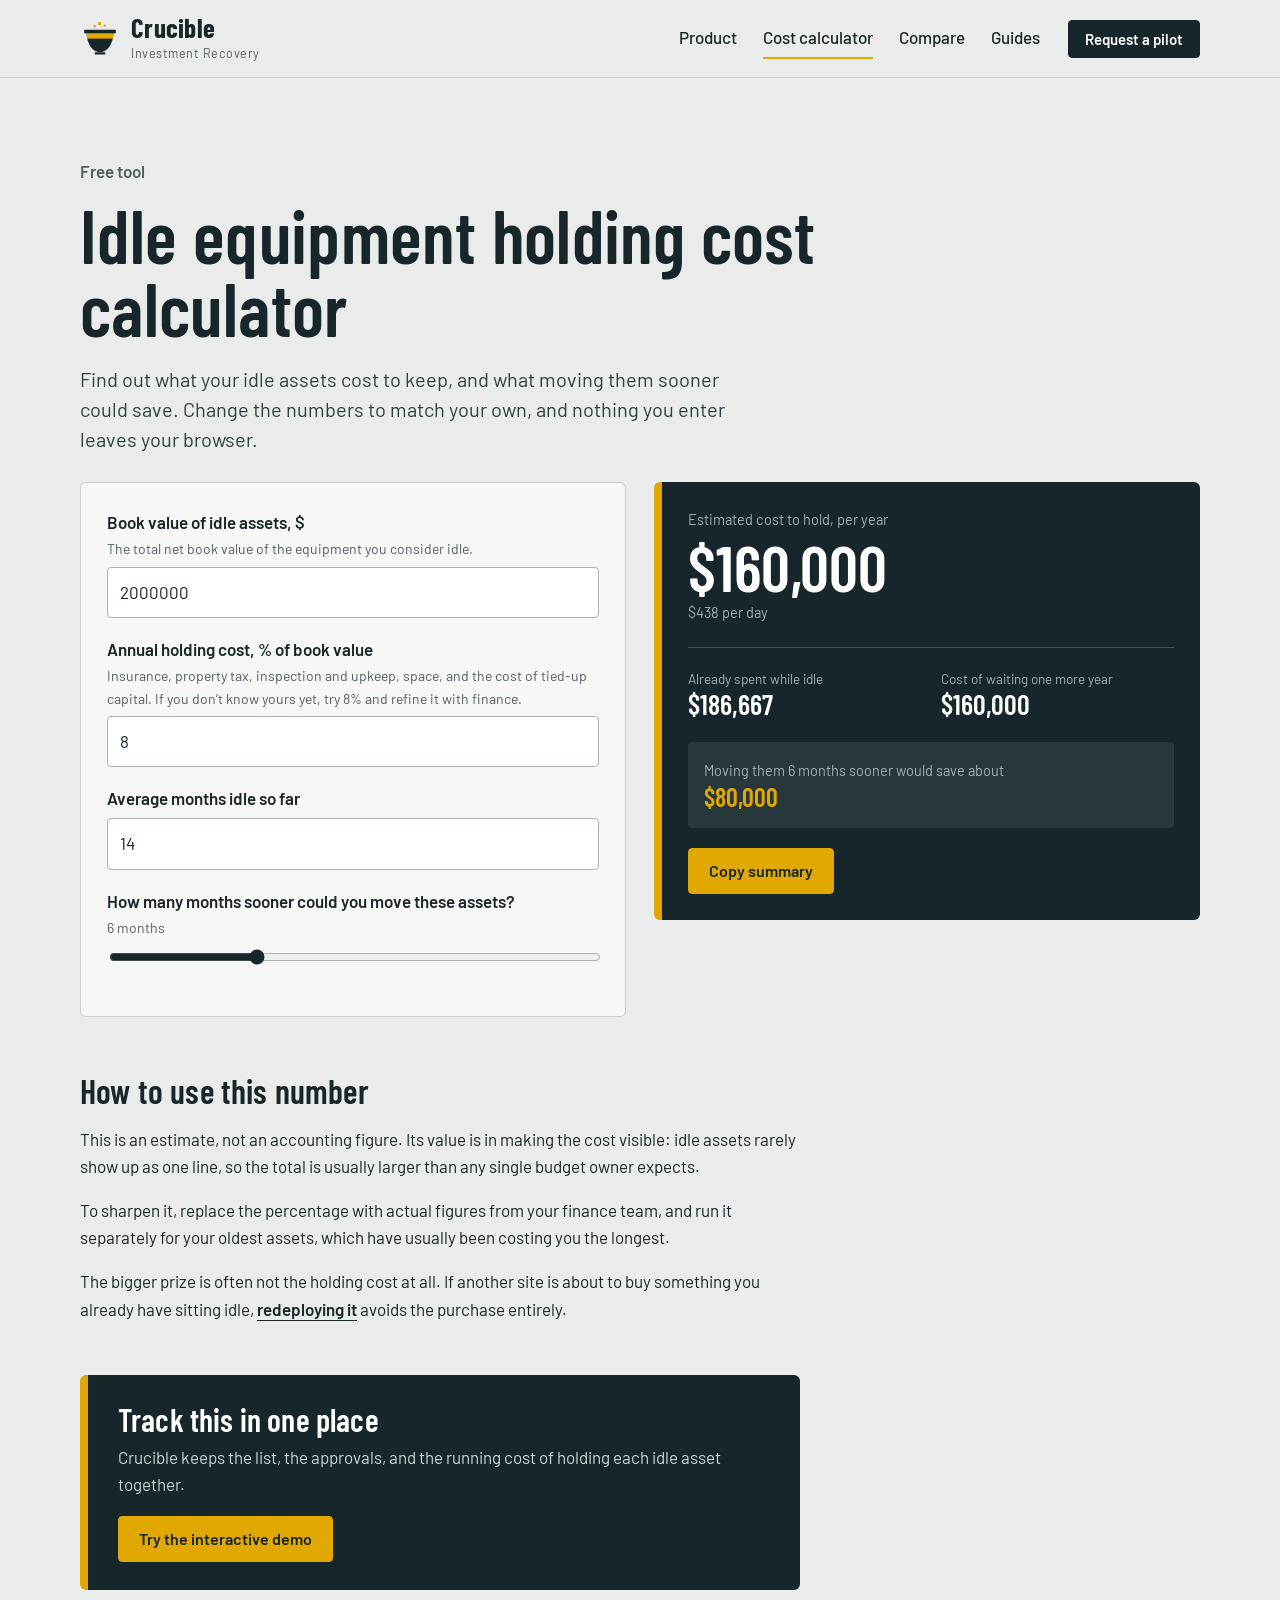
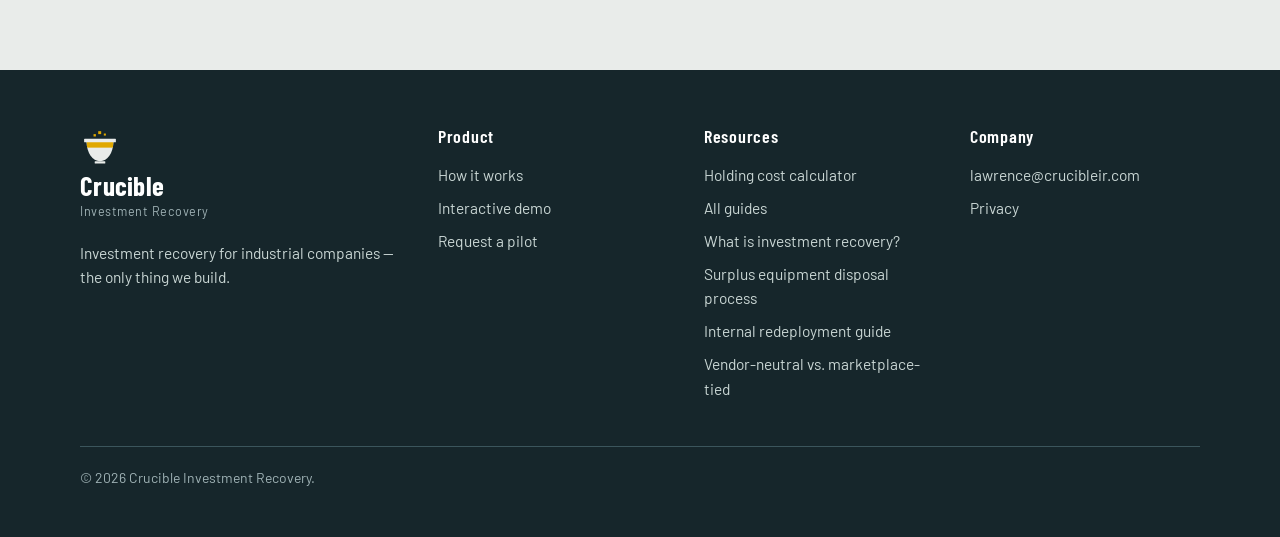
<file: holding-cost-calculator.html>
<!DOCTYPE html>
<html lang="en">
<head>
<meta charset="utf-8">
<meta name="viewport" content="width=device-width, initial-scale=1">
<title>Idle Equipment Holding Cost Calculator | Crucible</title>
<meta name="description" content="Estimate what your idle equipment costs to hold each year and what moving it sooner could save. Free calculator for investment recovery and plant teams.">
<link rel="canonical" href="https://crucibleir.com/holding-cost-calculator.html">
<meta name="theme-color" content="#16262B">
<meta property="og:type" content="website">
<meta property="og:site_name" content="Crucible Investment Recovery">
<meta property="og:title" content="Idle Equipment Holding Cost Calculator | Crucible">
<meta property="og:description" content="Estimate what your idle equipment costs to hold each year and what moving it sooner could save. Free calculator for investment recovery and plant teams.">
<meta property="og:url" content="https://crucibleir.com/holding-cost-calculator.html">
<meta property="og:image" content="https://crucibleir.com/img/og-image.png">
<meta property="og:image:alt" content="Crucible Investment Recovery: idle equipment costs money every day it sits.">
<meta name="twitter:card" content="summary_large_image">
<meta name="twitter:image" content="https://crucibleir.com/img/og-image.png">
<link rel="icon" href="favicon.svg" type="image/svg+xml">
<link rel="stylesheet" href="css/fonts.css">
<link rel="stylesheet" href="css/style.css">
<script type="application/ld+json">{"@context": "https://schema.org", "@type": "WebApplication", "name": "Idle Equipment Holding Cost Calculator", "applicationCategory": "BusinessApplication", "operatingSystem": "Any", "url": "https://crucibleir.com/holding-cost-calculator.html", "offers": {"@type": "Offer", "price": "0", "priceCurrency": "USD"}}</script>
</head>
<body>
<a class="skip" href="#main">Skip to content</a>
<header class="site"><div class="wrap bar">
<a class="brand" href="index.html" aria-label="Crucible Investment Recovery, home"><svg viewBox="-2 -2 68 60" aria-hidden="true" focusable="false"><defs><clipPath id="c5"><path d="M9 18C10 38 19 51 32 51C45 51 54 38 55 18Z"/></clipPath></defs><path d="M9 18C10 38 19 51 32 51C45 51 54 38 55 18Z" fill="#16262B"/><rect y="18" width="64" height="10" fill="#E0A800" clip-path="url(#c5)"/><rect x="5" y="13" width="54" height="6" rx="1" fill="#16262B"/><rect x="23" y="51" width="18" height="4" rx="1" fill="#16262B"/><rect x="21" y="5" width="4" height="4" fill="#E0A800"/><rect x="29" width="5" height="5" fill="#E0A800"/><rect x="38.5" y="4" width="3.5" height="3.5" fill="#E0A800"/></svg><span><b>Crucible</b><small>Investment Recovery</small></span></a>
<nav class="links" aria-label="Main"><a href="product.html">Product</a><a href="holding-cost-calculator.html" aria-current="page">Cost calculator</a><a href="compare.html">Compare</a><a href="guides/index.html">Guides</a></nav>
<a class="btn primary sm hidem" href="demo-request.html">Request a pilot</a>
<details class="menu"><summary>Menu</summary><div><a href="product.html">Product</a><a href="holding-cost-calculator.html" aria-current="page">Cost calculator</a><a href="compare.html">Compare</a><a href="guides/index.html">Guides</a><a href="demo-request.html"><b>Request a pilot</b></a></div></details>
</div></header>
<main id="main">

<section class="sec"><div class="wrap">
<p class="eyebrow">Free tool</p>
<h1 style="max-width:13em">Idle equipment holding cost calculator</h1>
<p class="lede">Find out what your idle assets cost to keep, and what moving them sooner could save. Change the numbers to match your own, and nothing you enter leaves your browser.</p>
<div class="tool">
<form class="panel" id="calc" onsubmit="return false" aria-label="Holding cost inputs">
<label>Book value of idle assets, $<small>The total net book value of the equipment you consider idle.</small><input type="number" id="book" min="0" step="1000" value="2000000" inputmode="numeric"></label>
<label>Annual holding cost, % of book value<small>Insurance, property tax, inspection and upkeep, space, and the cost of tied-up capital. If you don&rsquo;t know yours yet, try 8% and refine it with finance.</small><input type="number" id="rate" min="0" max="100" step="0.5" value="8" inputmode="decimal"></label>
<label>Average months idle so far<input type="number" id="months" min="0" step="1" value="14" inputmode="numeric"></label>
<label>How many months sooner could you move these assets?<small><output id="soonerOut">6 months</output></small><input type="range" id="sooner" min="1" max="18" step="1" value="6"></label>
</form>
<div class="results" id="results" aria-live="polite">
<div class="lbl">Estimated cost to hold, per year</div>
<div class="big" id="rAnnual">$160,000</div>
<div class="lbl"><span id="rDaily">$438</span> per day</div>
<dl><div><dt>Already spent while idle</dt><dd id="rSpent">$186,667</dd></div><div><dt>Cost of waiting one more year</dt><dd id="rYear">$160,000</dd></div></dl>
<div class="save"><span class="lbl">Moving them <span id="rSoonMonths">6 months</span> sooner would save about</span><br><b id="rSave">$80,000</b></div>
<button class="btn yel" type="button" id="copy">Copy summary</button>
<p class="lbl" style="margin:14px 0 0" id="copied" hidden>Summary copied.</p>
</div>
</div>
<div style="max-width:720px;margin-top:56px">
<h2 style="font-size:34px">How to use this number</h2>
<p>This is an estimate, not an accounting figure. Its value is in making the cost visible: idle assets rarely show up as one line, so the total is usually larger than any single budget owner expects.</p>
<p>To sharpen it, replace the percentage with actual figures from your finance team, and run it separately for your oldest assets, which have usually been costing you the longest.</p>
<p>The bigger prize is often not the holding cost at all. If another site is about to buy something you already have sitting idle, <a class="link" href="guides/internal-redeployment.html">redeploying it</a> avoids the purchase entirely.</p>
<div class="cta-box"><h2>Track this in one place</h2><p>Crucible keeps the list, the approvals, and the running cost of holding each idle asset together.</p><a class="btn yel" href="demo/index.html">Try the interactive demo</a></div>
</div>
</div></section>

</main>
<footer class="site"><div class="wrap">
<div class="cols">
<div><a class="brand" href="index.html" aria-label="Crucible Investment Recovery, home"><svg viewBox="-2 -2 68 60" aria-hidden="true" focusable="false"><defs><clipPath id="c6"><path d="M9 18C10 38 19 51 32 51C45 51 54 38 55 18Z"/></clipPath></defs><path d="M9 18C10 38 19 51 32 51C45 51 54 38 55 18Z" fill="#E9ECEA"/><rect y="18" width="64" height="10" fill="#E0A800" clip-path="url(#c6)"/><rect x="5" y="13" width="54" height="6" rx="1" fill="#E9ECEA"/><rect x="23" y="51" width="18" height="4" rx="1" fill="#E9ECEA"/><rect x="21" y="5" width="4" height="4" fill="#E0A800"/><rect x="29" width="5" height="5" fill="#E0A800"/><rect x="38.5" y="4" width="3.5" height="3.5" fill="#E0A800"/></svg><span><b>Crucible</b><small>Investment Recovery</small></span></a><p style="max-width:26em;margin:16px 0 0">Investment recovery for industrial companies &mdash; the only thing we build.</p></div>
<div><h3>Product</h3><a href="product.html">How it works</a><a href="demo/index.html">Interactive demo</a><a href="demo-request.html">Request a pilot</a></div>
<div><h3>Resources</h3><a href="holding-cost-calculator.html">Holding cost calculator</a><a href="guides/index.html">All guides</a><a href="guides/what-is-investment-recovery.html">What is investment recovery?</a><a href="guides/surplus-equipment-disposal-process.html">Surplus equipment disposal process</a><a href="guides/internal-redeployment.html">Internal redeployment guide</a><a href="compare.html">Vendor-neutral vs. marketplace-tied</a></div>
<div><h3>Company</h3><a href="mailto:lawrence@crucibleir.com">lawrence@crucibleir.com</a><a href="privacy.html">Privacy</a></div>
</div>
<p class="fine">&copy; 2026 Crucible Investment Recovery.</p>
</div></footer>
<script src="js/site.js" defer></script>
</body>
</html>
</file>
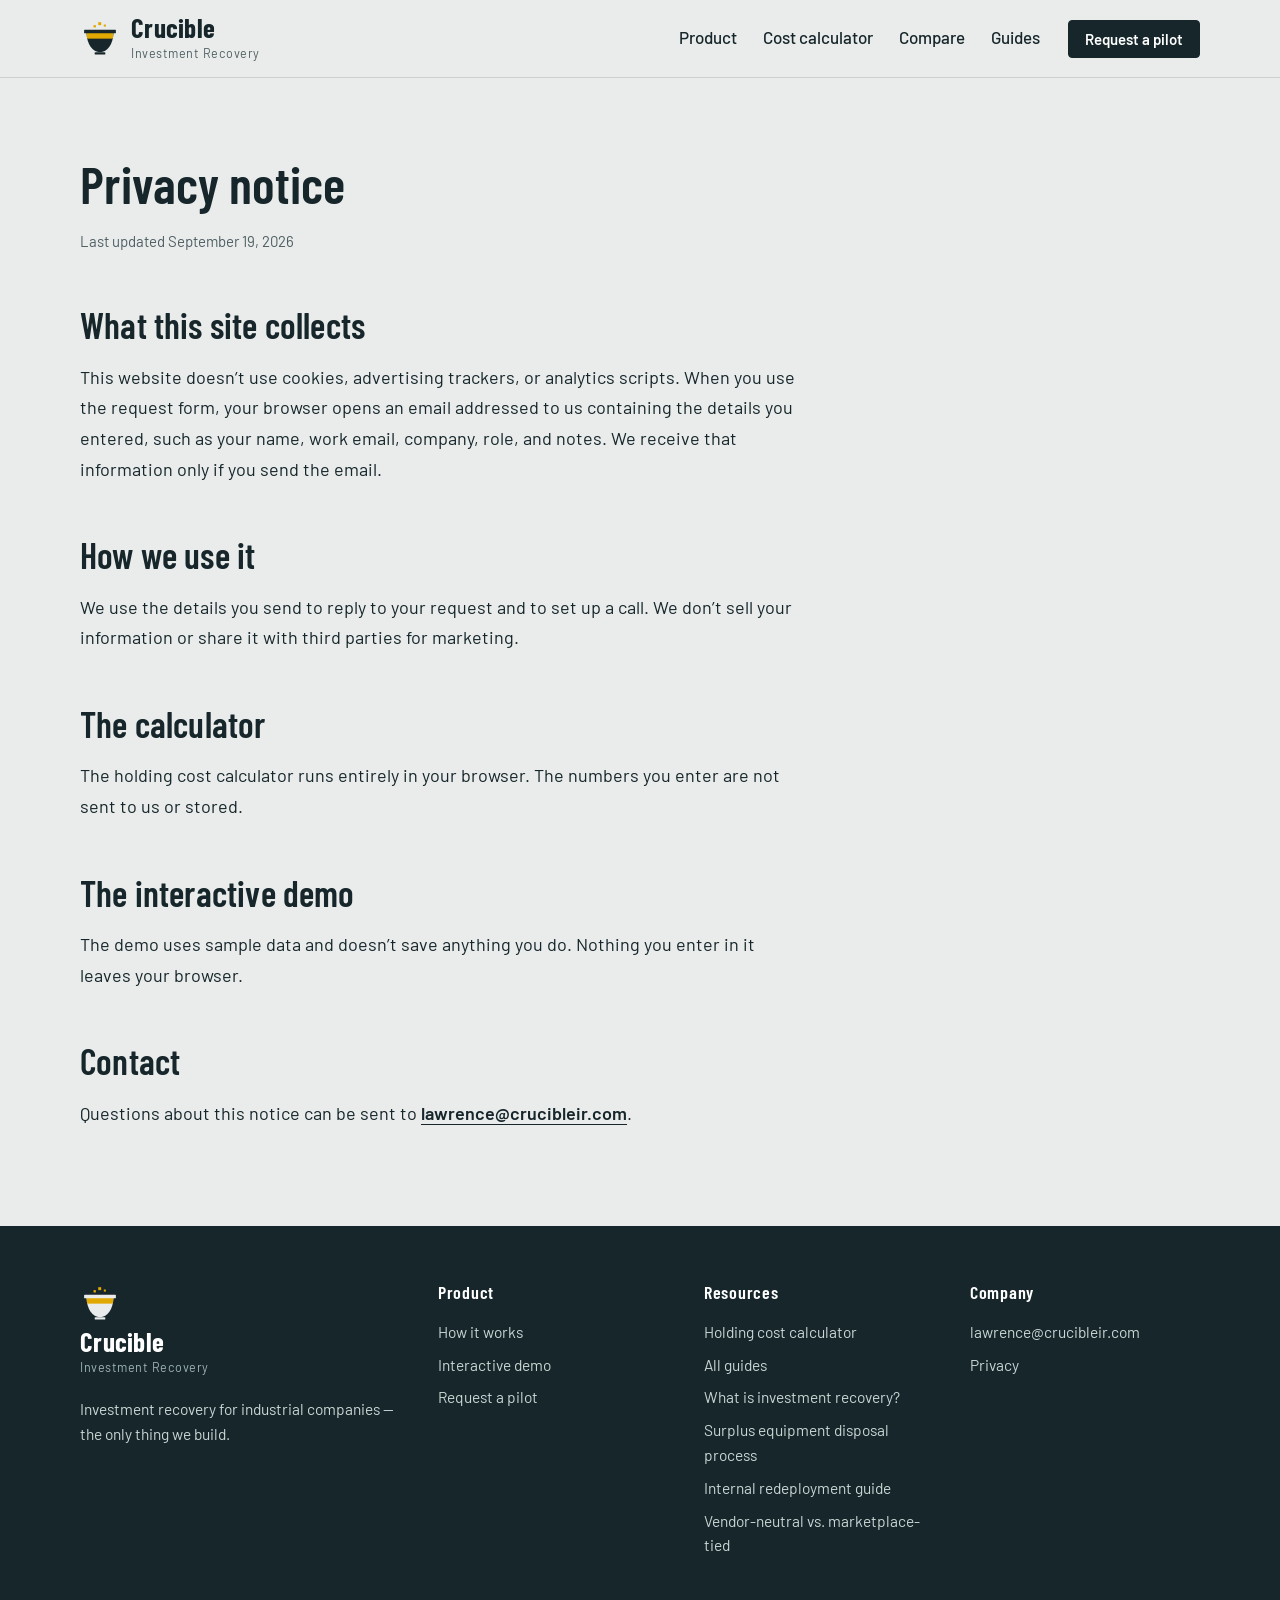
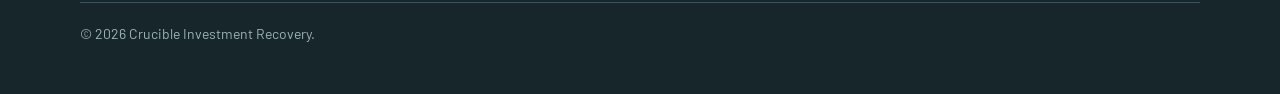
<file: privacy.html>
<!DOCTYPE html>
<html lang="en">
<head>
<meta charset="utf-8">
<meta name="viewport" content="width=device-width, initial-scale=1">
<title>Privacy Notice | Crucible Investment Recovery</title>
<meta name="description" content="How Crucible Investment Recovery handles information collected through this website.">
<link rel="canonical" href="https://crucibleir.com/privacy.html">
<meta name="theme-color" content="#16262B">
<meta property="og:type" content="website">
<meta property="og:site_name" content="Crucible Investment Recovery">
<meta property="og:title" content="Privacy Notice | Crucible Investment Recovery">
<meta property="og:description" content="How Crucible Investment Recovery handles information collected through this website.">
<meta property="og:url" content="https://crucibleir.com/privacy.html">
<meta property="og:image" content="https://crucibleir.com/img/og-image.png">
<meta property="og:image:alt" content="Crucible Investment Recovery: idle equipment costs money every day it sits.">
<meta name="twitter:card" content="summary_large_image">
<meta name="twitter:image" content="https://crucibleir.com/img/og-image.png">
<link rel="icon" href="favicon.svg" type="image/svg+xml">
<link rel="stylesheet" href="css/fonts.css">
<link rel="stylesheet" href="css/style.css">

</head>
<body>
<a class="skip" href="#main">Skip to content</a>
<header class="site"><div class="wrap bar">
<a class="brand" href="index.html" aria-label="Crucible Investment Recovery, home"><svg viewBox="-2 -2 68 60" aria-hidden="true" focusable="false"><defs><clipPath id="c13"><path d="M9 18C10 38 19 51 32 51C45 51 54 38 55 18Z"/></clipPath></defs><path d="M9 18C10 38 19 51 32 51C45 51 54 38 55 18Z" fill="#16262B"/><rect y="18" width="64" height="10" fill="#E0A800" clip-path="url(#c13)"/><rect x="5" y="13" width="54" height="6" rx="1" fill="#16262B"/><rect x="23" y="51" width="18" height="4" rx="1" fill="#16262B"/><rect x="21" y="5" width="4" height="4" fill="#E0A800"/><rect x="29" width="5" height="5" fill="#E0A800"/><rect x="38.5" y="4" width="3.5" height="3.5" fill="#E0A800"/></svg><span><b>Crucible</b><small>Investment Recovery</small></span></a>
<nav class="links" aria-label="Main"><a href="product.html">Product</a><a href="holding-cost-calculator.html">Cost calculator</a><a href="compare.html">Compare</a><a href="guides/index.html">Guides</a></nav>
<a class="btn primary sm hidem" href="demo-request.html">Request a pilot</a>
<details class="menu"><summary>Menu</summary><div><a href="product.html">Product</a><a href="holding-cost-calculator.html">Cost calculator</a><a href="compare.html">Compare</a><a href="guides/index.html">Guides</a><a href="demo-request.html"><b>Request a pilot</b></a></div></details>
</div></header>
<main id="main">

<!-- DRAFT: have an attorney review this notice before launch. -->
<section class="sec"><div class="wrap"><article class="article">
<h1 style="font-size:clamp(36px,5vw,52px)">Privacy notice</h1>
<p class="meta">Last updated September 19, 2026</p>
<h2>What this site collects</h2>
<p>This website doesn&rsquo;t use cookies, advertising trackers, or analytics scripts. When you use the request form, your browser opens an email addressed to us containing the details you entered, such as your name, work email, company, role, and notes. We receive that information only if you send the email.</p>
<h2>How we use it</h2>
<p>We use the details you send to reply to your request and to set up a call. We don&rsquo;t sell your information or share it with third parties for marketing.</p>
<h2>The calculator</h2>
<p>The holding cost calculator runs entirely in your browser. The numbers you enter are not sent to us or stored.</p>
<h2>The interactive demo</h2>
<p>The demo uses sample data and doesn&rsquo;t save anything you do. Nothing you enter in it leaves your browser.</p>
<h2>Contact</h2>
<p>Questions about this notice can be sent to <a class="link" href="mailto:lawrence@crucibleir.com">lawrence@crucibleir.com</a>.</p>
</article></div></section>

</main>
<footer class="site"><div class="wrap">
<div class="cols">
<div><a class="brand" href="index.html" aria-label="Crucible Investment Recovery, home"><svg viewBox="-2 -2 68 60" aria-hidden="true" focusable="false"><defs><clipPath id="c14"><path d="M9 18C10 38 19 51 32 51C45 51 54 38 55 18Z"/></clipPath></defs><path d="M9 18C10 38 19 51 32 51C45 51 54 38 55 18Z" fill="#E9ECEA"/><rect y="18" width="64" height="10" fill="#E0A800" clip-path="url(#c14)"/><rect x="5" y="13" width="54" height="6" rx="1" fill="#E9ECEA"/><rect x="23" y="51" width="18" height="4" rx="1" fill="#E9ECEA"/><rect x="21" y="5" width="4" height="4" fill="#E0A800"/><rect x="29" width="5" height="5" fill="#E0A800"/><rect x="38.5" y="4" width="3.5" height="3.5" fill="#E0A800"/></svg><span><b>Crucible</b><small>Investment Recovery</small></span></a><p style="max-width:26em;margin:16px 0 0">Investment recovery for industrial companies &mdash; the only thing we build.</p></div>
<div><h3>Product</h3><a href="product.html">How it works</a><a href="demo/index.html">Interactive demo</a><a href="demo-request.html">Request a pilot</a></div>
<div><h3>Resources</h3><a href="holding-cost-calculator.html">Holding cost calculator</a><a href="guides/index.html">All guides</a><a href="guides/what-is-investment-recovery.html">What is investment recovery?</a><a href="guides/surplus-equipment-disposal-process.html">Surplus equipment disposal process</a><a href="guides/internal-redeployment.html">Internal redeployment guide</a><a href="compare.html">Vendor-neutral vs. marketplace-tied</a></div>
<div><h3>Company</h3><a href="mailto:lawrence@crucibleir.com">lawrence@crucibleir.com</a><a href="privacy.html">Privacy</a></div>
</div>
<p class="fine">&copy; 2026 Crucible Investment Recovery.</p>
</div></footer>
<script src="js/site.js" defer></script>
</body>
</html>
</file>
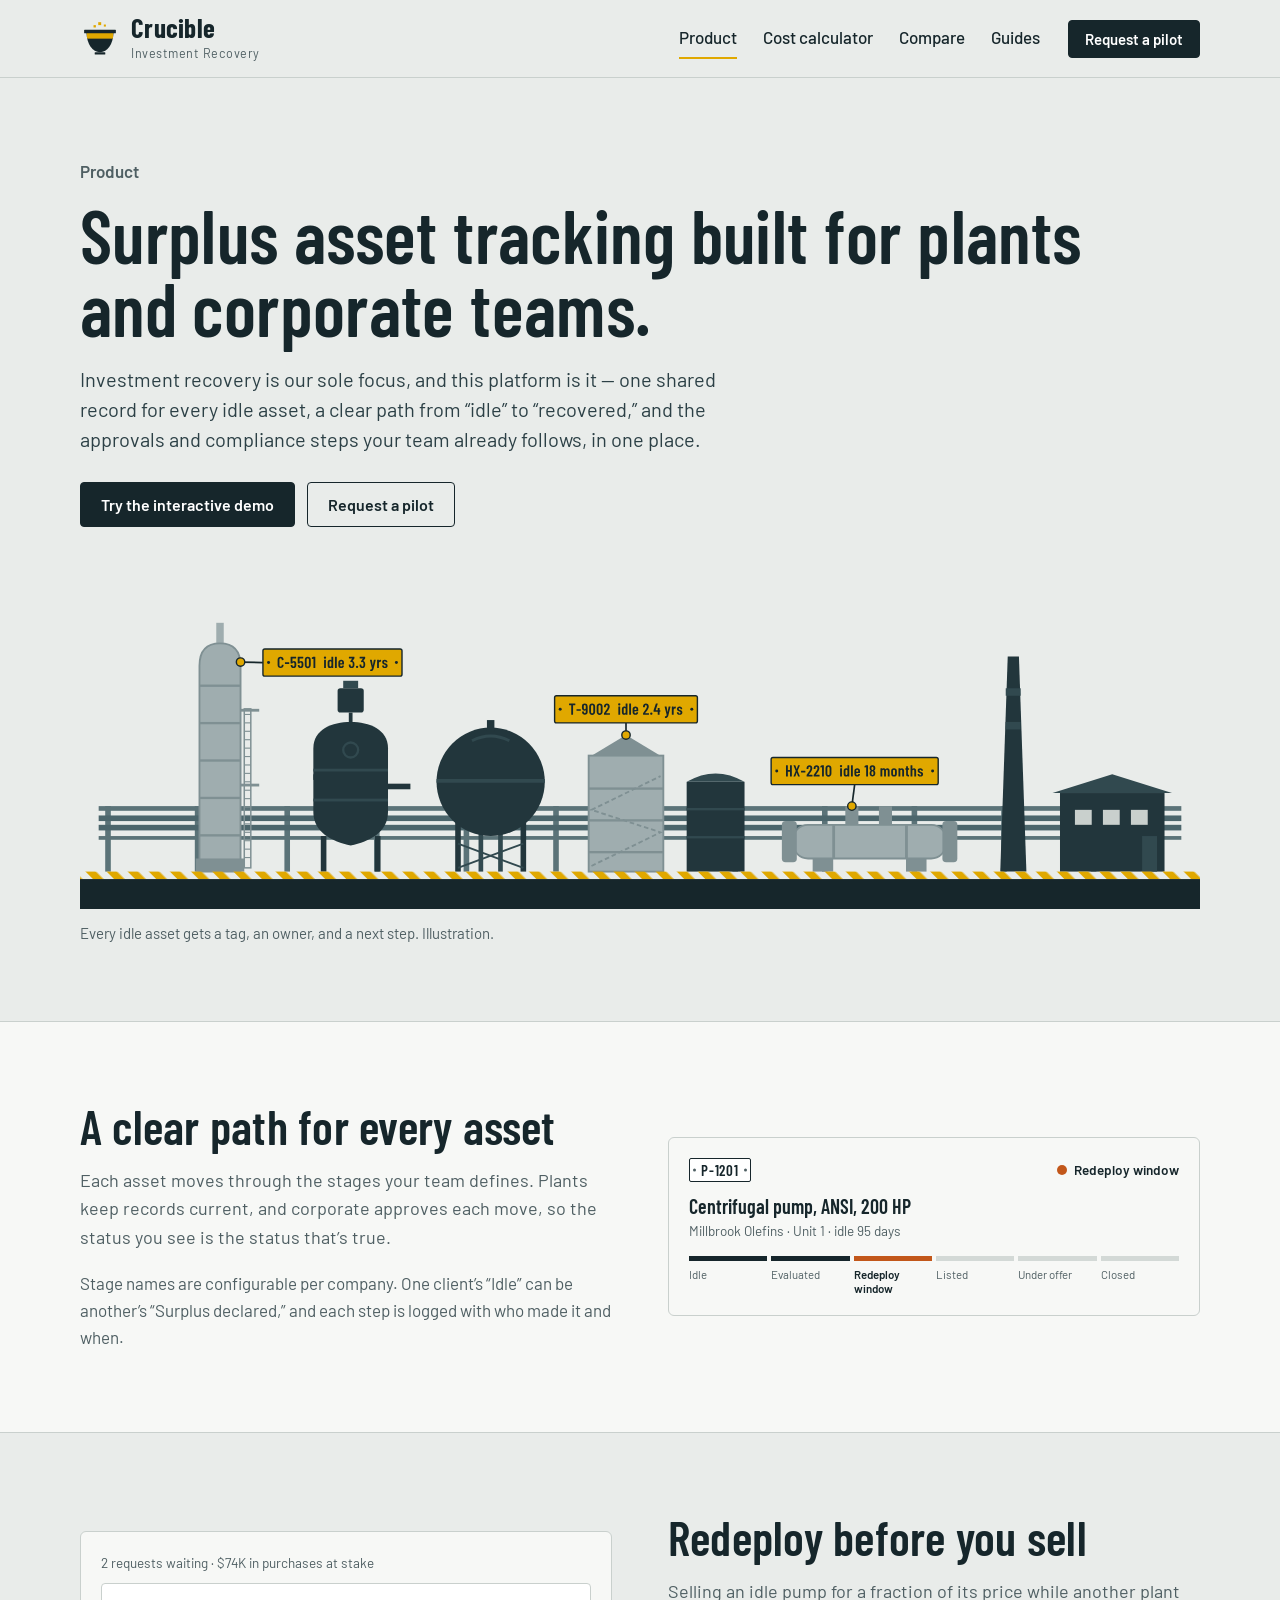
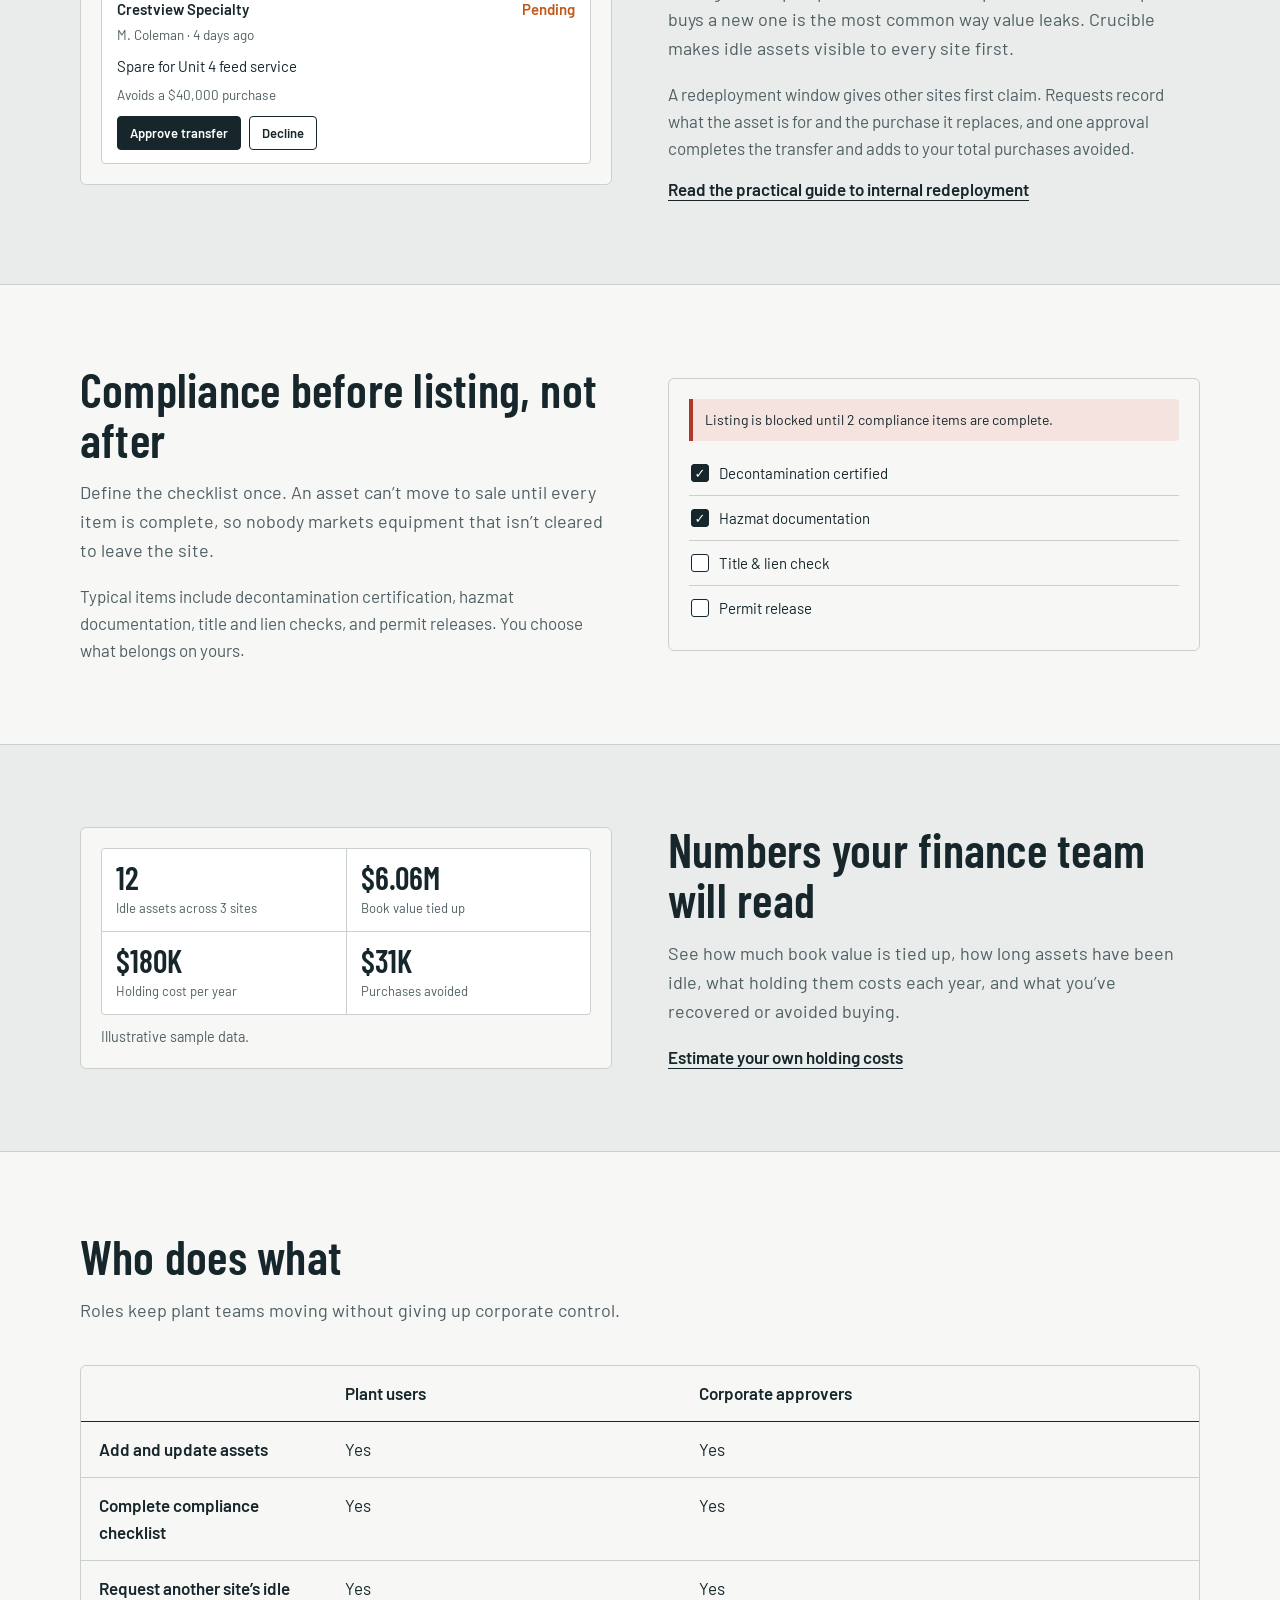
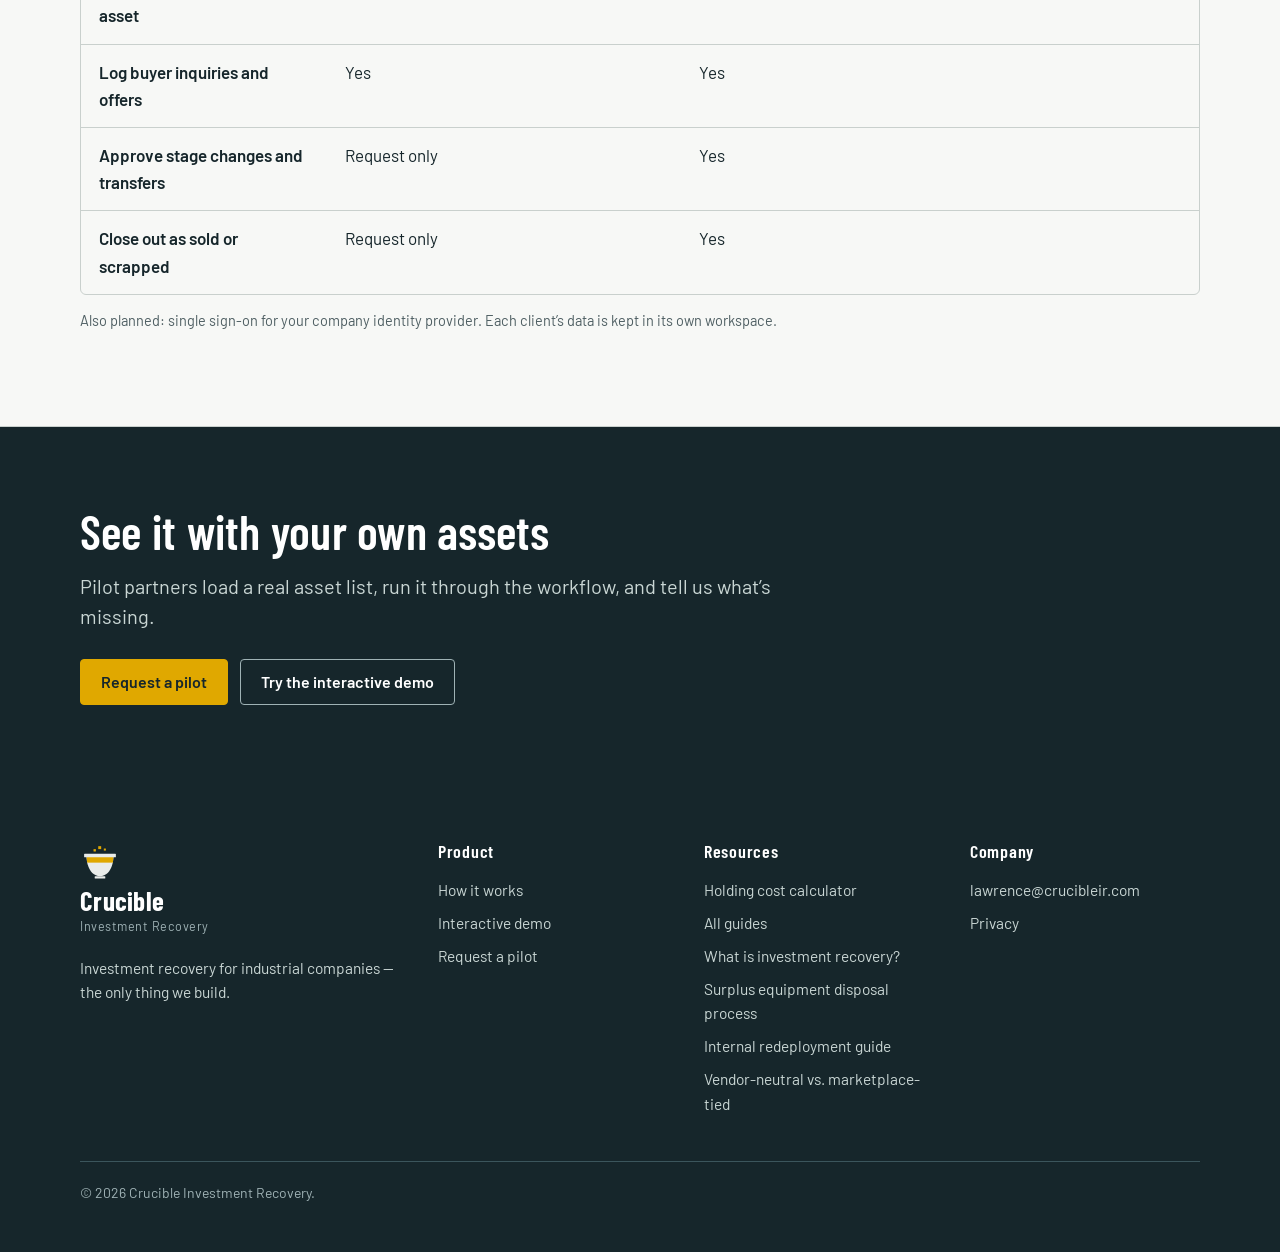
<file: product.html>
<!DOCTYPE html>
<html lang="en">
<head>
<meta charset="utf-8">
<meta name="viewport" content="width=device-width, initial-scale=1">
<title>Surplus Asset Tracking Software for Plants | Crucible</title>
<meta name="description" content="Track idle equipment across sites, redeploy it internally, and clear compliance before listing. See how Crucible works for plants and corporate teams.">
<link rel="canonical" href="https://crucibleir.com/product.html">
<meta name="theme-color" content="#16262B">
<meta property="og:type" content="website">
<meta property="og:site_name" content="Crucible Investment Recovery">
<meta property="og:title" content="Surplus Asset Tracking Software for Plants | Crucible">
<meta property="og:description" content="Track idle equipment across sites, redeploy it internally, and clear compliance before listing. See how Crucible works for plants and corporate teams.">
<meta property="og:url" content="https://crucibleir.com/product.html">
<meta property="og:image" content="https://crucibleir.com/img/og-image.png">
<meta property="og:image:alt" content="Crucible Investment Recovery: idle equipment costs money every day it sits.">
<meta name="twitter:card" content="summary_large_image">
<meta name="twitter:image" content="https://crucibleir.com/img/og-image.png">
<link rel="icon" href="favicon.svg" type="image/svg+xml">
<link rel="stylesheet" href="css/fonts.css">
<link rel="stylesheet" href="css/style.css">

</head>
<body>
<a class="skip" href="#main">Skip to content</a>
<header class="site"><div class="wrap bar">
<a class="brand" href="index.html" aria-label="Crucible Investment Recovery, home"><svg viewBox="-2 -2 68 60" aria-hidden="true" focusable="false"><defs><clipPath id="c3"><path d="M9 18C10 38 19 51 32 51C45 51 54 38 55 18Z"/></clipPath></defs><path d="M9 18C10 38 19 51 32 51C45 51 54 38 55 18Z" fill="#16262B"/><rect y="18" width="64" height="10" fill="#E0A800" clip-path="url(#c3)"/><rect x="5" y="13" width="54" height="6" rx="1" fill="#16262B"/><rect x="23" y="51" width="18" height="4" rx="1" fill="#16262B"/><rect x="21" y="5" width="4" height="4" fill="#E0A800"/><rect x="29" width="5" height="5" fill="#E0A800"/><rect x="38.5" y="4" width="3.5" height="3.5" fill="#E0A800"/></svg><span><b>Crucible</b><small>Investment Recovery</small></span></a>
<nav class="links" aria-label="Main"><a href="product.html" aria-current="page">Product</a><a href="holding-cost-calculator.html">Cost calculator</a><a href="compare.html">Compare</a><a href="guides/index.html">Guides</a></nav>
<a class="btn primary sm hidem" href="demo-request.html">Request a pilot</a>
<details class="menu"><summary>Menu</summary><div><a href="product.html" aria-current="page">Product</a><a href="holding-cost-calculator.html">Cost calculator</a><a href="compare.html">Compare</a><a href="guides/index.html">Guides</a><a href="demo-request.html"><b>Request a pilot</b></a></div></details>
</div></header>
<main id="main">

<section class="sec" style="padding-bottom:40px"><div class="wrap">
<p class="eyebrow">Product</p>
<h1 style="max-width:14em">Surplus asset tracking built for plants and corporate teams.</h1>
<p class="lede">Investment recovery is our sole focus, and this platform is it &mdash; one shared record for every idle asset, a clear path from &ldquo;idle&rdquo; to &ldquo;recovered,&rdquo; and the approvals and compliance steps your team already follows, in one place.</p>
<div class="ctas"><a class="btn primary" href="demo/index.html">Try the interactive demo</a><a class="btn" href="demo-request.html">Request a pilot</a></div>
</div></section>

<section class="pano" style="padding-top:24px"><div class="wrap"><figure><img class="illus" src="img/plant-panorama.svg" alt="Illustration of an industrial plant with a distillation column, reactor, spherical tank, storage tanks, heat exchanger, stack and building. Three idle assets carry yellow asset tags: a distillation column idle 3.3 years, a storage tank idle 2.4 years, and a heat exchanger idle 18 months." width="1200" height="340" decoding="async"><figcaption>Every idle asset gets a tag, an owner, and a next step. Illustration.</figcaption></figure></div></section>

<section class="sec alt"><div class="wrap split">
<div><h2>A clear path for every asset</h2>
<p class="sub" style="margin-bottom:18px">Each asset moves through the stages your team defines. Plants keep records current, and corporate approves each move, so the status you see is the status that&rsquo;s true.</p>
<p style="color:var(--muted);margin:0">Stage names are configurable per company. One client&rsquo;s &ldquo;Idle&rdquo; can be another&rsquo;s &ldquo;Surplus declared,&rdquo; and each step is logged with who made it and when.</p></div>
<div class="mock" aria-hidden="true"><div class="mh"><span class="plate">P-1201</span><span class="pill st-redeploy">Redeploy window</span></div><h4>Centrifugal pump, ANSI, 200 HP</h4><div class="mm">Millbrook Olefins · Unit 1 · idle 95 days</div><ol class="mstep"><li class="st-idle done">Idle</li><li class="st-evaluated done">Evaluated</li><li class="st-redeploy now">Redeploy window</li><li class="st-listed ">Listed</li><li class="st-offer ">Under offer</li><li class="st-closed ">Closed</li></ol></div>
</div></section>

<section class="sec"><div class="wrap split rev">
<div><h2>Redeploy before you sell</h2>
<p class="sub" style="margin-bottom:18px">Selling an idle pump for a fraction of its price while another plant buys a new one is the most common way value leaks. Crucible makes idle assets visible to every site first.</p>
<p style="color:var(--muted);margin:0 0 14px">A redeployment window gives other sites first claim. Requests record what the asset is for and the purchase it replaces, and one approval completes the transfer and adds to your total purchases avoided.</p>
<p style="margin:0"><a class="link" href="guides/internal-redeployment.html">Read the practical guide to internal redeployment</a></p></div>
<div class="mock" aria-hidden="true"><div class="mm" style="margin-bottom:10px">2 requests waiting · $74K in purchases at stake</div><div class="req"><div class="rh"><span>Crestview Specialty</span><span class="pend">Pending</span></div><div class="rm">M. Coleman · 4 days ago</div><div>Spare for Unit 4 feed service</div><div class="rm" style="margin:6px 0 10px">Avoids a $40,000 purchase</div><span class="mbtn p">Approve transfer</span><span class="mbtn">Decline</span></div></div>
</div></section>

<section class="sec alt"><div class="wrap split">
<div><h2>Compliance before listing, not after</h2>
<p class="sub" style="margin-bottom:18px">Define the checklist once. An asset can&rsquo;t move to sale until every item is complete, so nobody markets equipment that isn&rsquo;t cleared to leave the site.</p>
<p style="color:var(--muted);margin:0">Typical items include decontamination certification, hazmat documentation, title and lien checks, and permit releases. You choose what belongs on yours.</p></div>
<div class="mock" aria-hidden="true"><div class="mnote warn">Listing is blocked until 2 compliance items are complete.</div><div class="mchk"><span class="box on">✓</span>Decontamination certified</div><div class="mchk"><span class="box on">✓</span>Hazmat documentation</div><div class="mchk"><span class="box"></span>Title &amp; lien check</div><div class="mchk"><span class="box"></span>Permit release</div></div>
</div></section>

<section class="sec"><div class="wrap split rev">
<div><h2>Numbers your finance team will read</h2>
<p class="sub" style="margin-bottom:18px">See how much book value is tied up, how long assets have been idle, what holding them costs each year, and what you&rsquo;ve recovered or avoided buying.</p>
<p style="margin:0"><a class="link" href="holding-cost-calculator.html">Estimate your own holding costs</a></p></div>
<div class="mock" aria-hidden="true"><div class="mstats"><div><b>12</b><span>Idle assets across 3 sites</span></div><div><b>$6.06M</b><span>Book value tied up</span></div><div><b>$180K</b><span>Holding cost per year</span></div><div><b>$31K</b><span>Purchases avoided</span></div></div><p class="small" style="margin:10px 0 0">Illustrative sample data.</p></div>
</div></section>

<section class="sec alt"><div class="wrap">
<h2>Who does what</h2>
<p class="sub">Roles keep plant teams moving without giving up corporate control.</p>
<div class="tw"><table><thead><tr><th></th><th>Plant users</th><th>Corporate approvers</th></tr></thead><tbody>
<tr><td>Add and update assets</td><td>Yes</td><td>Yes</td></tr>
<tr><td>Complete compliance checklist</td><td>Yes</td><td>Yes</td></tr>
<tr><td>Request another site&rsquo;s idle asset</td><td>Yes</td><td>Yes</td></tr>
<tr><td>Log buyer inquiries and offers</td><td>Yes</td><td>Yes</td></tr>
<tr><td>Approve stage changes and transfers</td><td>Request only</td><td>Yes</td></tr>
<tr><td>Close out as sold or scrapped</td><td>Request only</td><td>Yes</td></tr>
</tbody></table></div>
<p class="small" style="margin-top:14px">Also planned: single sign-on for your company identity provider. Each client&rsquo;s data is kept in its own workspace.</p>
</div></section>

<section class="sec dark"><div class="wrap" style="text-align:left">
<h2>See it with your own assets</h2>
<p class="lede" style="max-width:36em">Pilot partners load a real asset list, run it through the workflow, and tell us what&rsquo;s missing.</p>
<div class="ctas"><a class="btn yel" href="demo-request.html">Request a pilot</a><a class="btn ghost" href="demo/index.html">Try the interactive demo</a></div>
</div></section>

</main>
<footer class="site"><div class="wrap">
<div class="cols">
<div><a class="brand" href="index.html" aria-label="Crucible Investment Recovery, home"><svg viewBox="-2 -2 68 60" aria-hidden="true" focusable="false"><defs><clipPath id="c4"><path d="M9 18C10 38 19 51 32 51C45 51 54 38 55 18Z"/></clipPath></defs><path d="M9 18C10 38 19 51 32 51C45 51 54 38 55 18Z" fill="#E9ECEA"/><rect y="18" width="64" height="10" fill="#E0A800" clip-path="url(#c4)"/><rect x="5" y="13" width="54" height="6" rx="1" fill="#E9ECEA"/><rect x="23" y="51" width="18" height="4" rx="1" fill="#E9ECEA"/><rect x="21" y="5" width="4" height="4" fill="#E0A800"/><rect x="29" width="5" height="5" fill="#E0A800"/><rect x="38.5" y="4" width="3.5" height="3.5" fill="#E0A800"/></svg><span><b>Crucible</b><small>Investment Recovery</small></span></a><p style="max-width:26em;margin:16px 0 0">Investment recovery for industrial companies &mdash; the only thing we build.</p></div>
<div><h3>Product</h3><a href="product.html">How it works</a><a href="demo/index.html">Interactive demo</a><a href="demo-request.html">Request a pilot</a></div>
<div><h3>Resources</h3><a href="holding-cost-calculator.html">Holding cost calculator</a><a href="guides/index.html">All guides</a><a href="guides/what-is-investment-recovery.html">What is investment recovery?</a><a href="guides/surplus-equipment-disposal-process.html">Surplus equipment disposal process</a><a href="guides/internal-redeployment.html">Internal redeployment guide</a><a href="compare.html">Vendor-neutral vs. marketplace-tied</a></div>
<div><h3>Company</h3><a href="mailto:lawrence@crucibleir.com">lawrence@crucibleir.com</a><a href="privacy.html">Privacy</a></div>
</div>
<p class="fine">&copy; 2026 Crucible Investment Recovery.</p>
</div></footer>
<script src="js/site.js" defer></script>
</body>
</html>
</file>
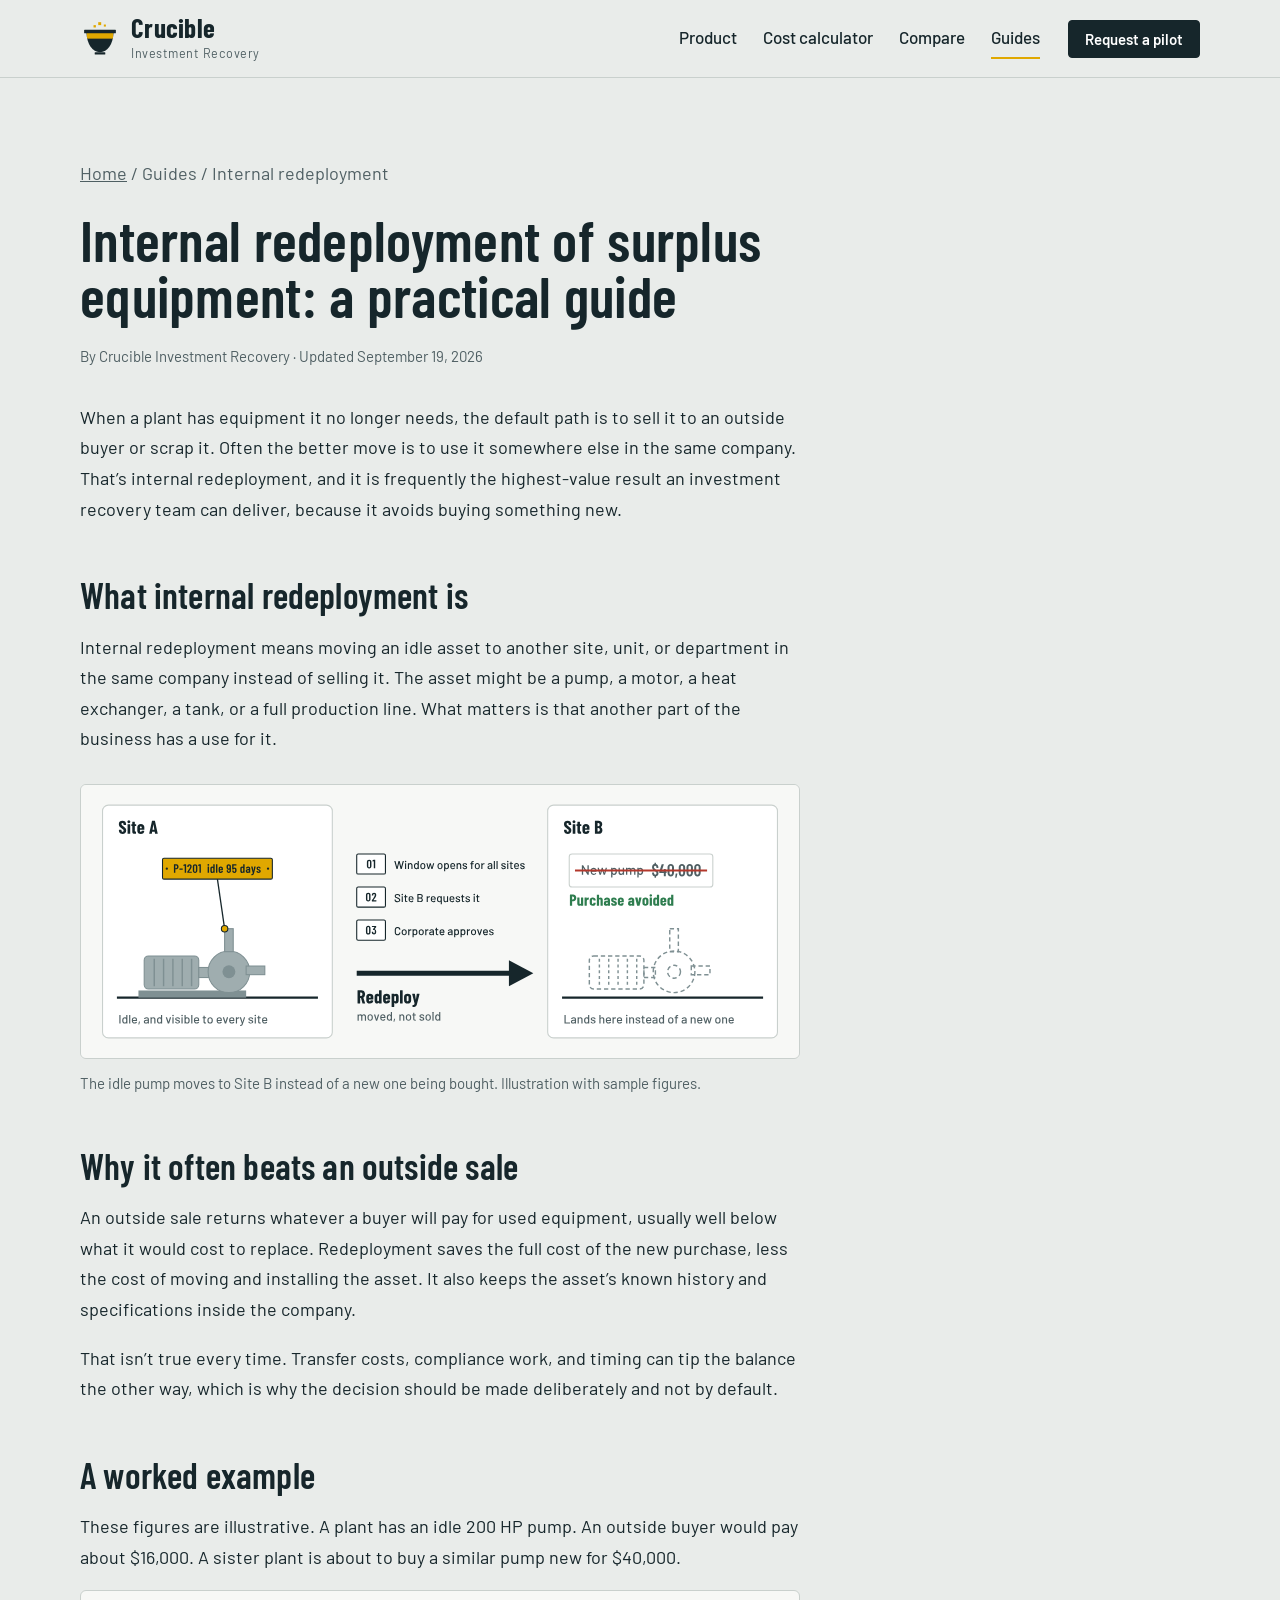
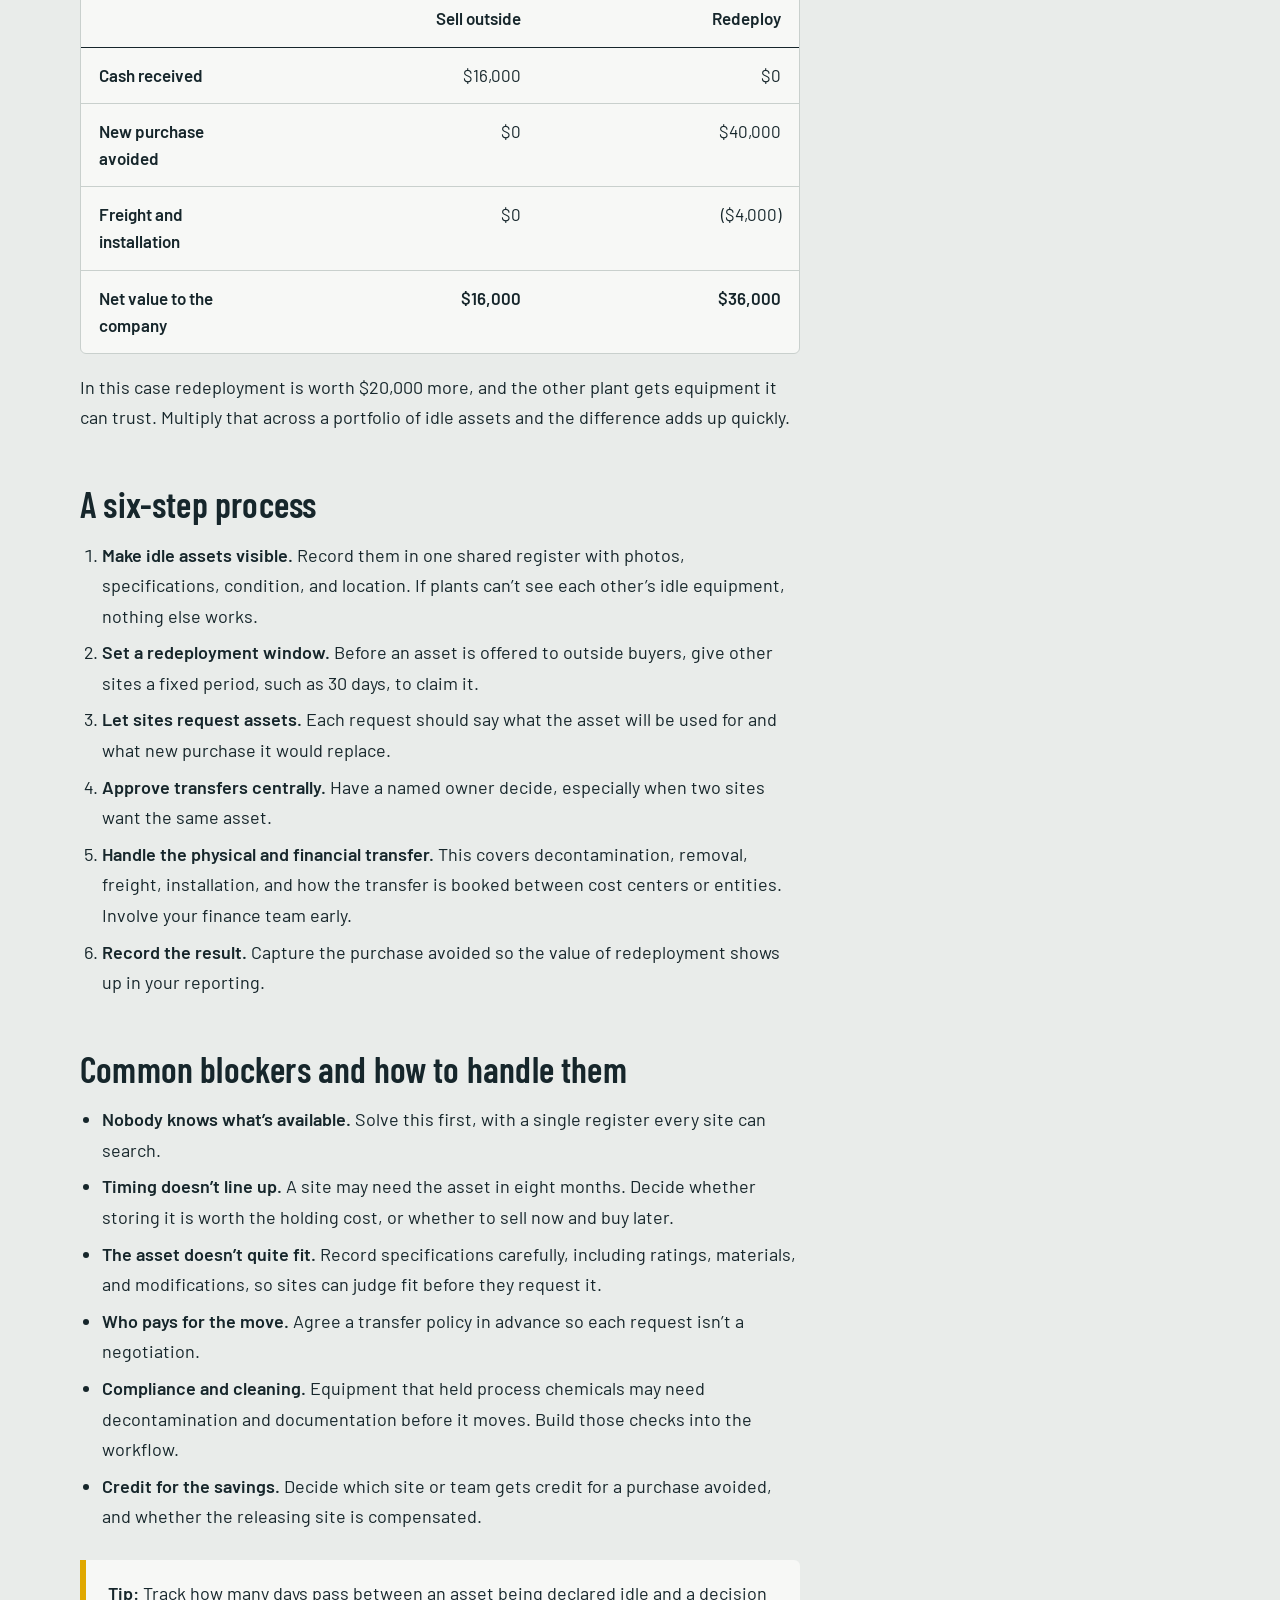
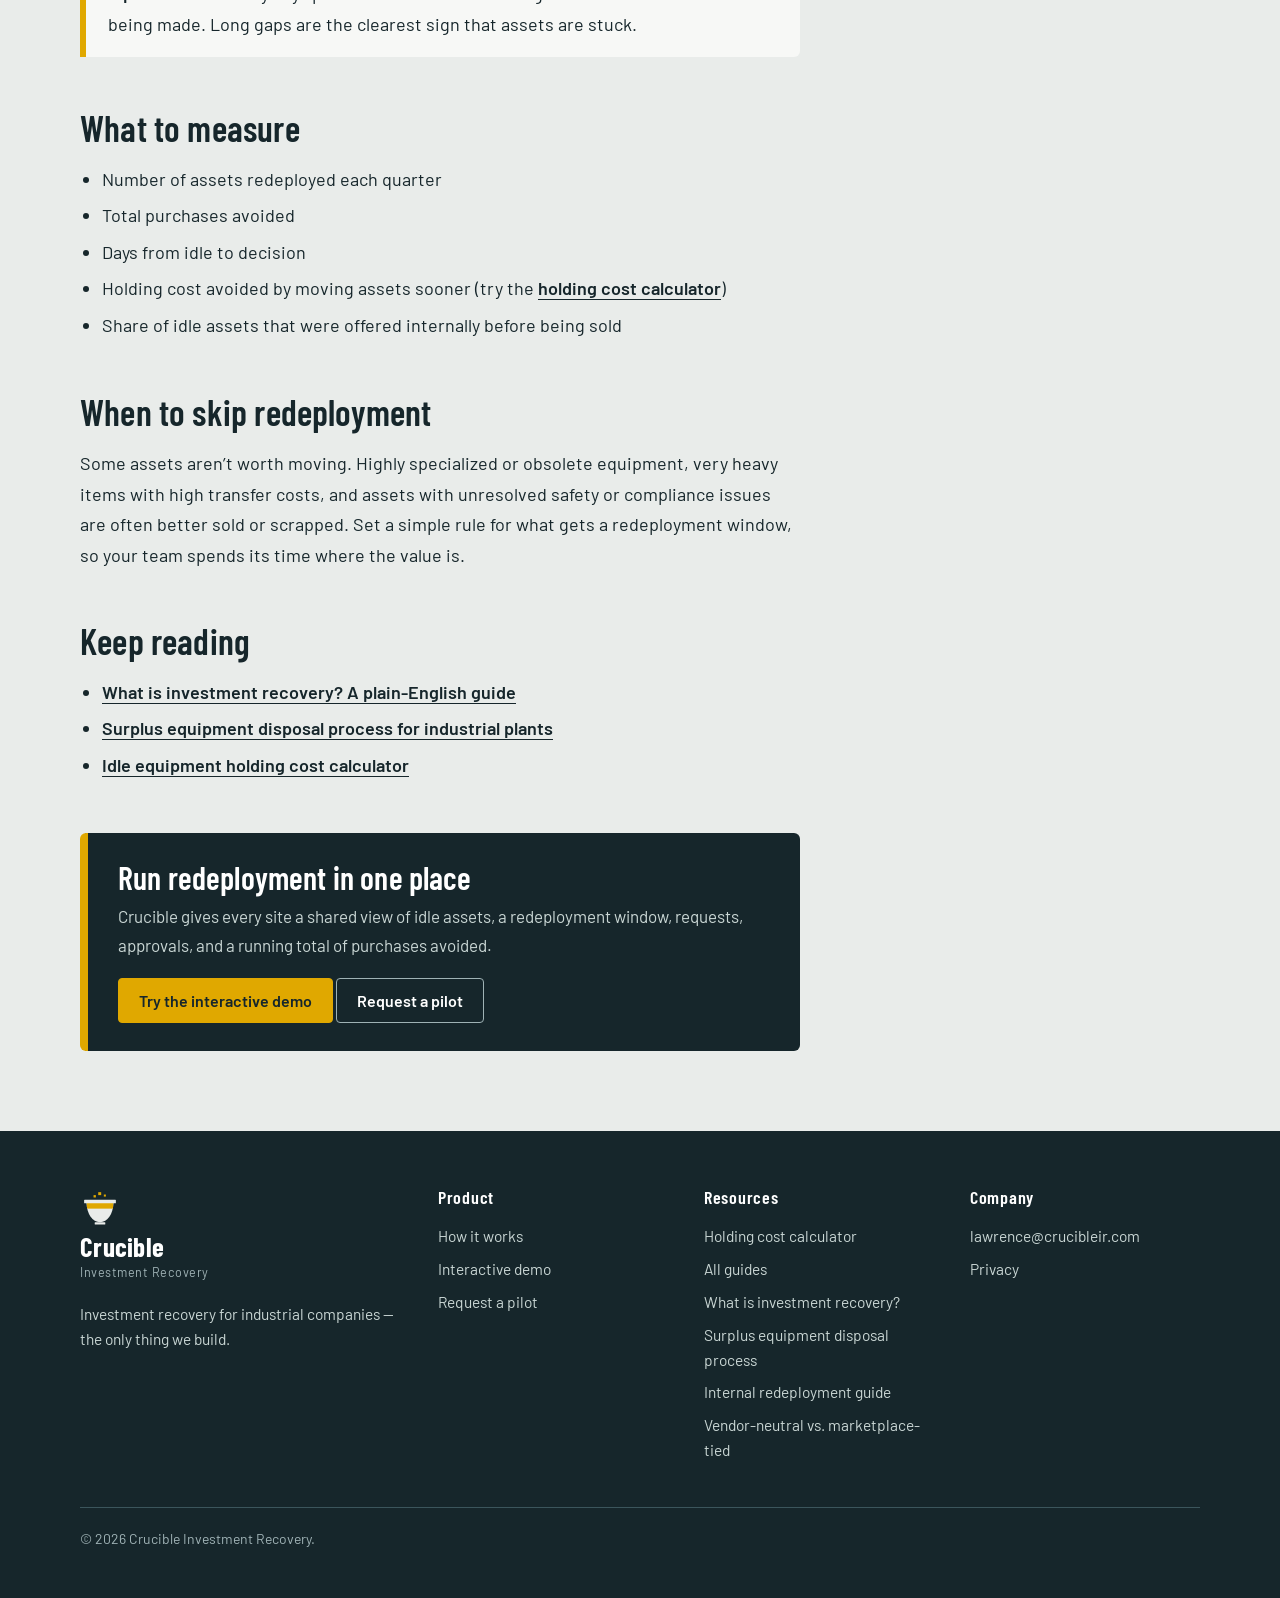
<file: guides/internal-redeployment.html>
<!DOCTYPE html>
<html lang="en">
<head>
<meta charset="utf-8">
<meta name="viewport" content="width=device-width, initial-scale=1">
<title>Internal Redeployment of Surplus Equipment: A Practical Guide</title>
<meta name="description" content="How industrial companies move idle equipment between sites instead of selling it, with a six-step process, a worked example, and common blockers.">
<link rel="canonical" href="https://crucibleir.com/guides/internal-redeployment.html">
<meta name="theme-color" content="#16262B">
<meta property="og:type" content="website">
<meta property="og:site_name" content="Crucible Investment Recovery">
<meta property="og:title" content="Internal Redeployment of Surplus Equipment: A Practical Guide">
<meta property="og:description" content="How industrial companies move idle equipment between sites instead of selling it, with a six-step process, a worked example, and common blockers.">
<meta property="og:url" content="https://crucibleir.com/guides/internal-redeployment.html">
<meta property="og:image" content="https://crucibleir.com/img/og-image.png">
<meta property="og:image:alt" content="Crucible Investment Recovery: idle equipment costs money every day it sits.">
<meta name="twitter:card" content="summary_large_image">
<meta name="twitter:image" content="https://crucibleir.com/img/og-image.png">
<link rel="icon" href="../favicon.svg" type="image/svg+xml">
<link rel="stylesheet" href="../css/fonts.css">
<link rel="stylesheet" href="../css/style.css">
<script type="application/ld+json">{"@context": "https://schema.org", "@type": "Article", "headline": "Internal redeployment of surplus equipment: a practical guide", "datePublished": "2026-09-19", "dateModified": "2026-09-19", "author": {"@type": "Organization", "name": "Crucible Investment Recovery"}, "publisher": {"@type": "Organization", "name": "Crucible Investment Recovery"}, "mainEntityOfPage": "https://crucibleir.com/guides/internal-redeployment.html", "description": "How industrial companies move idle equipment between sites instead of selling it."}</script><script type="application/ld+json">{"@context": "https://schema.org", "@type": "BreadcrumbList", "itemListElement": [{"@type": "ListItem", "position": 1, "name": "Home", "item": "https://crucibleir.com/"}, {"@type": "ListItem", "position": 2, "name": "Internal redeployment guide", "item": "https://crucibleir.com/guides/internal-redeployment.html"}]}</script>
</head>
<body>
<a class="skip" href="#main">Skip to content</a>
<header class="site"><div class="wrap bar">
<a class="brand" href="../index.html" aria-label="Crucible Investment Recovery, home"><svg viewBox="-2 -2 68 60" aria-hidden="true" focusable="false"><defs><clipPath id="c9"><path d="M9 18C10 38 19 51 32 51C45 51 54 38 55 18Z"/></clipPath></defs><path d="M9 18C10 38 19 51 32 51C45 51 54 38 55 18Z" fill="#16262B"/><rect y="18" width="64" height="10" fill="#E0A800" clip-path="url(#c9)"/><rect x="5" y="13" width="54" height="6" rx="1" fill="#16262B"/><rect x="23" y="51" width="18" height="4" rx="1" fill="#16262B"/><rect x="21" y="5" width="4" height="4" fill="#E0A800"/><rect x="29" width="5" height="5" fill="#E0A800"/><rect x="38.5" y="4" width="3.5" height="3.5" fill="#E0A800"/></svg><span><b>Crucible</b><small>Investment Recovery</small></span></a>
<nav class="links" aria-label="Main"><a href="../product.html">Product</a><a href="../holding-cost-calculator.html">Cost calculator</a><a href="../compare.html">Compare</a><a href="../guides/index.html" aria-current="page">Guides</a></nav>
<a class="btn primary sm hidem" href="../demo-request.html">Request a pilot</a>
<details class="menu"><summary>Menu</summary><div><a href="../product.html">Product</a><a href="../holding-cost-calculator.html">Cost calculator</a><a href="../compare.html">Compare</a><a href="../guides/index.html" aria-current="page">Guides</a><a href="../demo-request.html"><b>Request a pilot</b></a></div></details>
</div></header>
<main id="main">

<section class="sec"><div class="wrap"><article class="article">
<p class="crumbs"><a href="../index.html">Home</a> / Guides / Internal redeployment</p>
<h1>Internal redeployment of surplus equipment: a practical guide</h1>
<p class="meta">By Crucible Investment Recovery · Updated September 19, 2026</p>
<p>When a plant has equipment it no longer needs, the default path is to sell it to an outside buyer or scrap it. Often the better move is to use it somewhere else in the same company. That&rsquo;s internal redeployment, and it is frequently the highest-value result an investment recovery team can deliver, because it avoids buying something new.</p>

<h2>What internal redeployment is</h2>
<p>Internal redeployment means moving an idle asset to another site, unit, or department in the same company instead of selling it. The asset might be a pump, a motor, a heat exchanger, a tank, or a full production line. What matters is that another part of the business has a use for it.</p>
<figure class="fig"><img src="../img/redeployment-diagram.svg" alt="Diagram of internal redeployment. An idle pump at Site A is offered to other sites, Site B requests it, and corporate approves the transfer. The pump moves to Site B instead of Site B buying a new one for $40,000, so the purchase is avoided." width="1000" height="380" decoding="async" loading="lazy"><figcaption>The idle pump moves to Site B instead of a new one being bought. Illustration with sample figures.</figcaption></figure>

<h2>Why it often beats an outside sale</h2>
<p>An outside sale returns whatever a buyer will pay for used equipment, usually well below what it would cost to replace. Redeployment saves the full cost of the new purchase, less the cost of moving and installing the asset. It also keeps the asset&rsquo;s known history and specifications inside the company.</p>
<p>That isn&rsquo;t true every time. Transfer costs, compliance work, and timing can tip the balance the other way, which is why the decision should be made deliberately and not by default.</p>

<h2>A worked example</h2>
<p>These figures are illustrative. A plant has an idle 200 HP pump. An outside buyer would pay about $16,000. A sister plant is about to buy a similar pump new for $40,000.</p>
<div class="tw num" style="margin:18px 0"><table><thead><tr><th></th><th>Sell outside</th><th>Redeploy</th></tr></thead><tbody>
<tr><td>Cash received</td><td>$16,000</td><td>$0</td></tr>
<tr><td>New purchase avoided</td><td>$0</td><td>$40,000</td></tr>
<tr><td>Freight and installation</td><td>$0</td><td>($4,000)</td></tr>
<tr><td><b>Net value to the company</b></td><td><b>$16,000</b></td><td><b>$36,000</b></td></tr>
</tbody></table></div>
<p>In this case redeployment is worth $20,000 more, and the other plant gets equipment it can trust. Multiply that across a portfolio of idle assets and the difference adds up quickly.</p>

<h2>A six-step process</h2>
<ol>
<li><b>Make idle assets visible.</b> Record them in one shared register with photos, specifications, condition, and location. If plants can&rsquo;t see each other&rsquo;s idle equipment, nothing else works.</li>
<li><b>Set a redeployment window.</b> Before an asset is offered to outside buyers, give other sites a fixed period, such as 30 days, to claim it.</li>
<li><b>Let sites request assets.</b> Each request should say what the asset will be used for and what new purchase it would replace.</li>
<li><b>Approve transfers centrally.</b> Have a named owner decide, especially when two sites want the same asset.</li>
<li><b>Handle the physical and financial transfer.</b> This covers decontamination, removal, freight, installation, and how the transfer is booked between cost centers or entities. Involve your finance team early.</li>
<li><b>Record the result.</b> Capture the purchase avoided so the value of redeployment shows up in your reporting.</li>
</ol>

<h2>Common blockers and how to handle them</h2>
<ul>
<li><b>Nobody knows what&rsquo;s available.</b> Solve this first, with a single register every site can search.</li>
<li><b>Timing doesn&rsquo;t line up.</b> A site may need the asset in eight months. Decide whether storing it is worth the holding cost, or whether to sell now and buy later.</li>
<li><b>The asset doesn&rsquo;t quite fit.</b> Record specifications carefully, including ratings, materials, and modifications, so sites can judge fit before they request it.</li>
<li><b>Who pays for the move.</b> Agree a transfer policy in advance so each request isn&rsquo;t a negotiation.</li>
<li><b>Compliance and cleaning.</b> Equipment that held process chemicals may need decontamination and documentation before it moves. Build those checks into the workflow.</li>
<li><b>Credit for the savings.</b> Decide which site or team gets credit for a purchase avoided, and whether the releasing site is compensated.</li>
</ul>

<div class="callout"><p><b>Tip:</b> Track how many days pass between an asset being declared idle and a decision being made. Long gaps are the clearest sign that assets are stuck.</p></div>

<h2>What to measure</h2>
<ul>
<li>Number of assets redeployed each quarter</li>
<li>Total purchases avoided</li>
<li>Days from idle to decision</li>
<li>Holding cost avoided by moving assets sooner (try the <a class="link" href="../holding-cost-calculator.html">holding cost calculator</a>)</li>
<li>Share of idle assets that were offered internally before being sold</li>
</ul>

<h2>When to skip redeployment</h2>
<p>Some assets aren&rsquo;t worth moving. Highly specialized or obsolete equipment, very heavy items with high transfer costs, and assets with unresolved safety or compliance issues are often better sold or scrapped. Set a simple rule for what gets a redeployment window, so your team spends its time where the value is.</p>

<h2>Keep reading</h2><ul><li><a class="link" href="what-is-investment-recovery.html">What is investment recovery? A plain-English guide</a></li><li><a class="link" href="surplus-equipment-disposal-process.html">Surplus equipment disposal process for industrial plants</a></li><li><a class="link" href="../holding-cost-calculator.html">Idle equipment holding cost calculator</a></li></ul>
<div class="cta-box"><h2>Run redeployment in one place</h2><p>Crucible gives every site a shared view of idle assets, a redeployment window, requests, approvals, and a running total of purchases avoided.</p><a class="btn yel" href="../demo/index.html">Try the interactive demo</a> <a class="btn ghost" href="../demo-request.html">Request a pilot</a></div>
</article></div></section>

</main>
<footer class="site"><div class="wrap">
<div class="cols">
<div><a class="brand" href="../index.html" aria-label="Crucible Investment Recovery, home"><svg viewBox="-2 -2 68 60" aria-hidden="true" focusable="false"><defs><clipPath id="c10"><path d="M9 18C10 38 19 51 32 51C45 51 54 38 55 18Z"/></clipPath></defs><path d="M9 18C10 38 19 51 32 51C45 51 54 38 55 18Z" fill="#E9ECEA"/><rect y="18" width="64" height="10" fill="#E0A800" clip-path="url(#c10)"/><rect x="5" y="13" width="54" height="6" rx="1" fill="#E9ECEA"/><rect x="23" y="51" width="18" height="4" rx="1" fill="#E9ECEA"/><rect x="21" y="5" width="4" height="4" fill="#E0A800"/><rect x="29" width="5" height="5" fill="#E0A800"/><rect x="38.5" y="4" width="3.5" height="3.5" fill="#E0A800"/></svg><span><b>Crucible</b><small>Investment Recovery</small></span></a><p style="max-width:26em;margin:16px 0 0">Investment recovery for industrial companies &mdash; the only thing we build.</p></div>
<div><h3>Product</h3><a href="../product.html">How it works</a><a href="../demo/index.html">Interactive demo</a><a href="../demo-request.html">Request a pilot</a></div>
<div><h3>Resources</h3><a href="../holding-cost-calculator.html">Holding cost calculator</a><a href="../guides/index.html">All guides</a><a href="../guides/what-is-investment-recovery.html">What is investment recovery?</a><a href="../guides/surplus-equipment-disposal-process.html">Surplus equipment disposal process</a><a href="../guides/internal-redeployment.html">Internal redeployment guide</a><a href="../compare.html">Vendor-neutral vs. marketplace-tied</a></div>
<div><h3>Company</h3><a href="mailto:lawrence@crucibleir.com">lawrence@crucibleir.com</a><a href="../privacy.html">Privacy</a></div>
</div>
<p class="fine">&copy; 2026 Crucible Investment Recovery.</p>
</div></footer>
<script src="../js/site.js" defer></script>
</body>
</html>
</file>
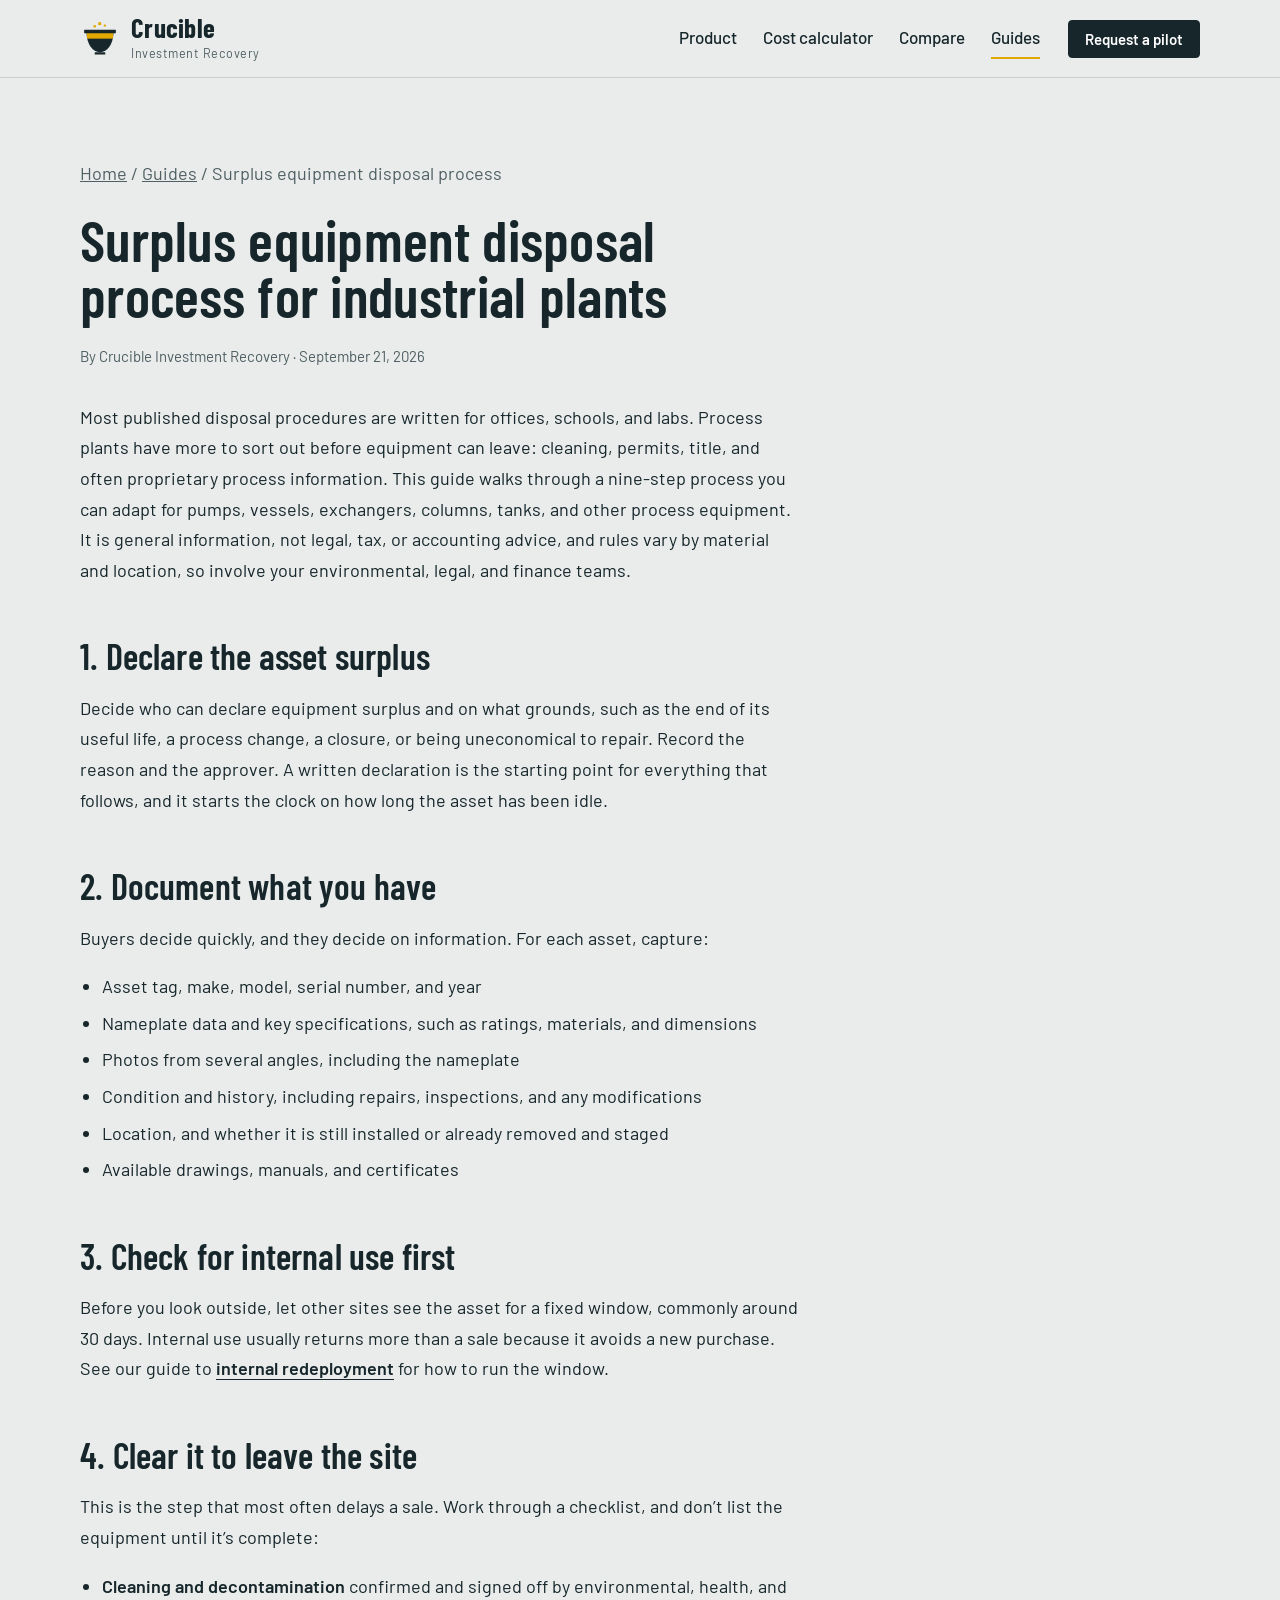
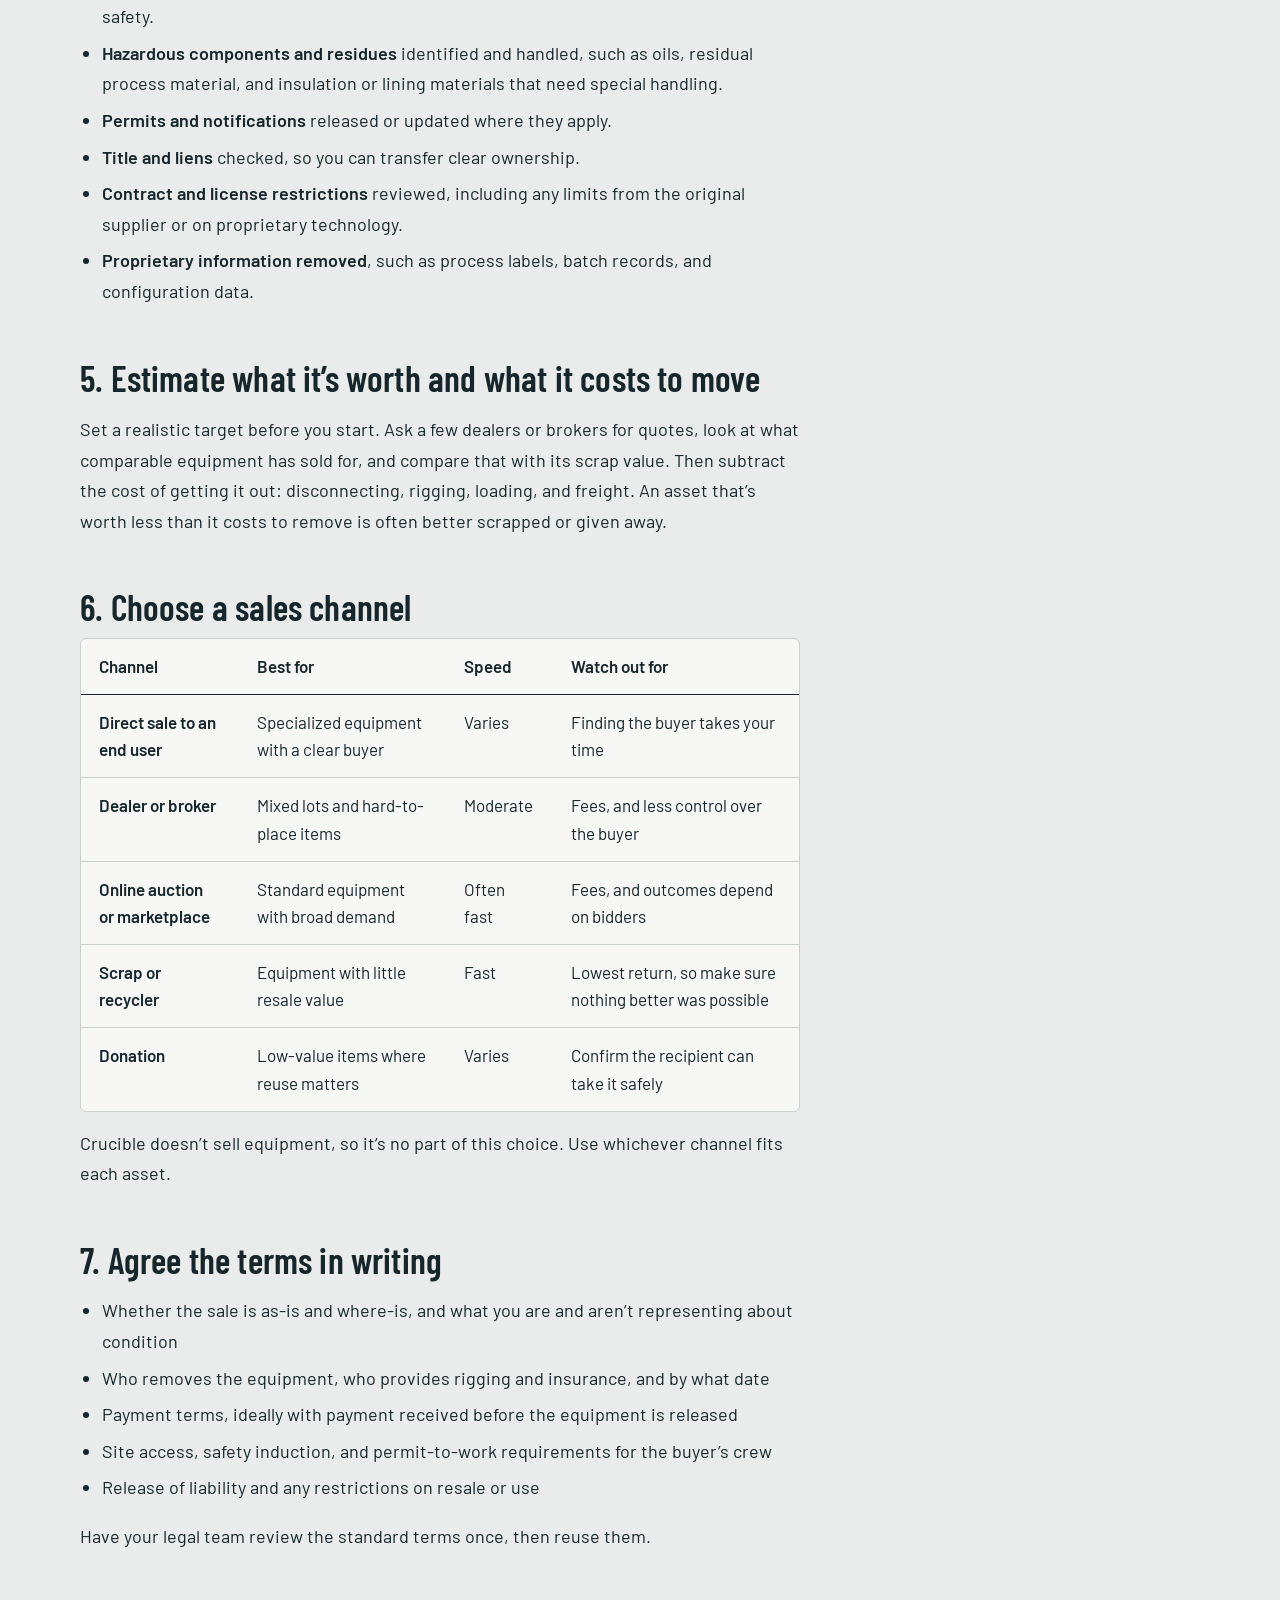
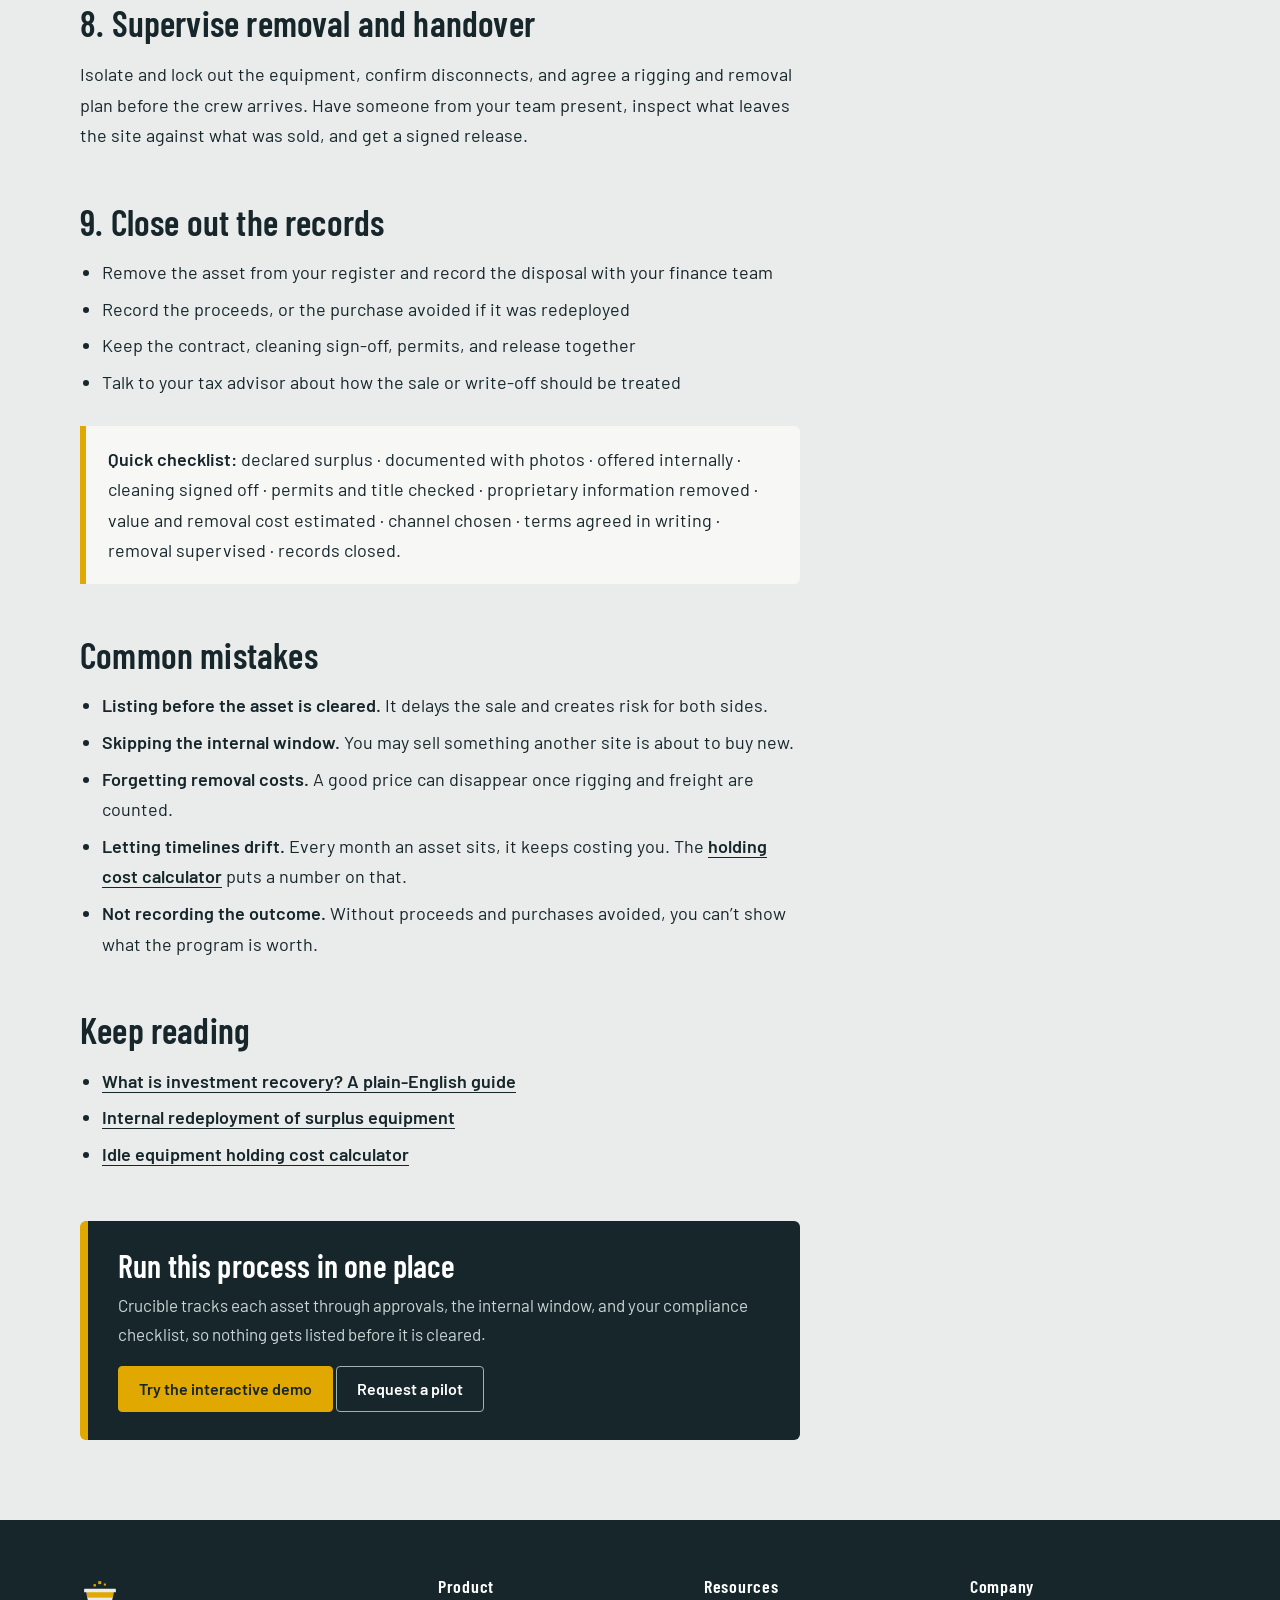
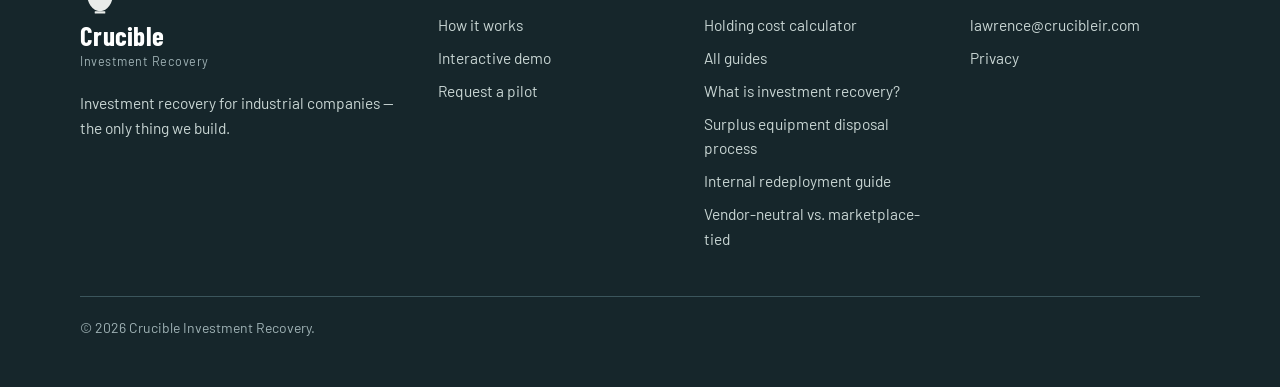
<file: guides/surplus-equipment-disposal-process.html>
<!DOCTYPE html>
<html lang="en">
<head>
<meta charset="utf-8">
<meta name="viewport" content="width=device-width, initial-scale=1">
<title>Surplus Equipment Disposal Process for Industrial Plants</title>
<meta name="description" content="A nine-step process for disposing of surplus process equipment: documentation, redeployment, compliance, sale channels, contracts, removal and close-out.">
<link rel="canonical" href="https://crucibleir.com/guides/surplus-equipment-disposal-process.html">
<meta name="theme-color" content="#16262B">
<meta property="og:type" content="website">
<meta property="og:site_name" content="Crucible Investment Recovery">
<meta property="og:title" content="Surplus Equipment Disposal Process for Industrial Plants">
<meta property="og:description" content="A nine-step process for disposing of surplus process equipment: documentation, redeployment, compliance, sale channels, contracts, removal and close-out.">
<meta property="og:url" content="https://crucibleir.com/guides/surplus-equipment-disposal-process.html">
<meta property="og:image" content="https://crucibleir.com/img/og-image.png">
<meta property="og:image:alt" content="Crucible Investment Recovery: idle equipment costs money every day it sits.">
<meta name="twitter:card" content="summary_large_image">
<meta name="twitter:image" content="https://crucibleir.com/img/og-image.png">
<link rel="icon" href="../favicon.svg" type="image/svg+xml">
<link rel="stylesheet" href="../css/fonts.css">
<link rel="stylesheet" href="../css/style.css">
<script type="application/ld+json">{"@context": "https://schema.org", "@type": "Article", "headline": "Surplus equipment disposal process for industrial plants", "datePublished": "2026-09-21", "dateModified": "2026-09-21", "author": {"@type": "Organization", "name": "Crucible Investment Recovery"}, "publisher": {"@type": "Organization", "name": "Crucible Investment Recovery"}, "mainEntityOfPage": "https://crucibleir.com/guides/surplus-equipment-disposal-process.html", "description": "A nine-step process for disposing of surplus process equipment: documentation, redeployment, compliance, sale channels, contracts, removal and close-out."}</script><script type="application/ld+json">{"@context": "https://schema.org", "@type": "BreadcrumbList", "itemListElement": [{"@type": "ListItem", "position": 1, "name": "Home", "item": "https://crucibleir.com/"}, {"@type": "ListItem", "position": 2, "name": "Guides", "item": "https://crucibleir.com/guides/"}, {"@type": "ListItem", "position": 3, "name": "Surplus equipment disposal process for industrial plants", "item": "https://crucibleir.com/guides/surplus-equipment-disposal-process.html"}]}</script>
</head>
<body>
<a class="skip" href="#main">Skip to content</a>
<header class="site"><div class="wrap bar">
<a class="brand" href="../index.html" aria-label="Crucible Investment Recovery, home"><svg viewBox="-2 -2 68 60" aria-hidden="true" focusable="false"><defs><clipPath id="c17"><path d="M9 18C10 38 19 51 32 51C45 51 54 38 55 18Z"/></clipPath></defs><path d="M9 18C10 38 19 51 32 51C45 51 54 38 55 18Z" fill="#16262B"/><rect y="18" width="64" height="10" fill="#E0A800" clip-path="url(#c17)"/><rect x="5" y="13" width="54" height="6" rx="1" fill="#16262B"/><rect x="23" y="51" width="18" height="4" rx="1" fill="#16262B"/><rect x="21" y="5" width="4" height="4" fill="#E0A800"/><rect x="29" width="5" height="5" fill="#E0A800"/><rect x="38.5" y="4" width="3.5" height="3.5" fill="#E0A800"/></svg><span><b>Crucible</b><small>Investment Recovery</small></span></a>
<nav class="links" aria-label="Main"><a href="../product.html">Product</a><a href="../holding-cost-calculator.html">Cost calculator</a><a href="../compare.html">Compare</a><a href="../guides/index.html" aria-current="page">Guides</a></nav>
<a class="btn primary sm hidem" href="../demo-request.html">Request a pilot</a>
<details class="menu"><summary>Menu</summary><div><a href="../product.html">Product</a><a href="../holding-cost-calculator.html">Cost calculator</a><a href="../compare.html">Compare</a><a href="../guides/index.html" aria-current="page">Guides</a><a href="../demo-request.html"><b>Request a pilot</b></a></div></details>
</div></header>
<main id="main">

<section class="sec"><div class="wrap"><article class="article">
<p class="crumbs"><a href="../index.html">Home</a> / <a href="index.html">Guides</a> / Surplus equipment disposal process</p>
<h1>Surplus equipment disposal process for industrial plants</h1>
<p class="meta">By Crucible Investment Recovery &middot; September 21, 2026</p>
<p>Most published disposal procedures are written for offices, schools, and labs. Process plants have more to sort out before equipment can leave: cleaning, permits, title, and often proprietary process information. This guide walks through a nine-step process you can adapt for pumps, vessels, exchangers, columns, tanks, and other process equipment. It is general information, not legal, tax, or accounting advice, and rules vary by material and location, so involve your environmental, legal, and finance teams.</p>

<h2>1. Declare the asset surplus</h2>
<p>Decide who can declare equipment surplus and on what grounds, such as the end of its useful life, a process change, a closure, or being uneconomical to repair. Record the reason and the approver. A written declaration is the starting point for everything that follows, and it starts the clock on how long the asset has been idle.</p>

<h2>2. Document what you have</h2>
<p>Buyers decide quickly, and they decide on information. For each asset, capture:</p>
<ul>
<li>Asset tag, make, model, serial number, and year</li>
<li>Nameplate data and key specifications, such as ratings, materials, and dimensions</li>
<li>Photos from several angles, including the nameplate</li>
<li>Condition and history, including repairs, inspections, and any modifications</li>
<li>Location, and whether it is still installed or already removed and staged</li>
<li>Available drawings, manuals, and certificates</li>
</ul>

<h2>3. Check for internal use first</h2>
<p>Before you look outside, let other sites see the asset for a fixed window, commonly around 30 days. Internal use usually returns more than a sale because it avoids a new purchase. See our guide to <a class="link" href="internal-redeployment.html">internal redeployment</a> for how to run the window.</p>

<h2>4. Clear it to leave the site</h2>
<p>This is the step that most often delays a sale. Work through a checklist, and don&rsquo;t list the equipment until it&rsquo;s complete:</p>
<ul>
<li><b>Cleaning and decontamination</b> confirmed and signed off by environmental, health, and safety.</li>
<li><b>Hazardous components and residues</b> identified and handled, such as oils, residual process material, and insulation or lining materials that need special handling.</li>
<li><b>Permits and notifications</b> released or updated where they apply.</li>
<li><b>Title and liens</b> checked, so you can transfer clear ownership.</li>
<li><b>Contract and license restrictions</b> reviewed, including any limits from the original supplier or on proprietary technology.</li>
<li><b>Proprietary information removed</b>, such as process labels, batch records, and configuration data.</li>
</ul>

<h2>5. Estimate what it&rsquo;s worth and what it costs to move</h2>
<p>Set a realistic target before you start. Ask a few dealers or brokers for quotes, look at what comparable equipment has sold for, and compare that with its scrap value. Then subtract the cost of getting it out: disconnecting, rigging, loading, and freight. An asset that&rsquo;s worth less than it costs to remove is often better scrapped or given away.</p>

<h2>6. Choose a sales channel</h2>
<div class="tw"><table><thead><tr><th>Channel</th><th>Best for</th><th>Speed</th><th>Watch out for</th></tr></thead><tbody>
<tr><td>Direct sale to an end user</td><td>Specialized equipment with a clear buyer</td><td>Varies</td><td>Finding the buyer takes your time</td></tr>
<tr><td>Dealer or broker</td><td>Mixed lots and hard-to-place items</td><td>Moderate</td><td>Fees, and less control over the buyer</td></tr>
<tr><td>Online auction or marketplace</td><td>Standard equipment with broad demand</td><td>Often fast</td><td>Fees, and outcomes depend on bidders</td></tr>
<tr><td>Scrap or recycler</td><td>Equipment with little resale value</td><td>Fast</td><td>Lowest return, so make sure nothing better was possible</td></tr>
<tr><td>Donation</td><td>Low-value items where reuse matters</td><td>Varies</td><td>Confirm the recipient can take it safely</td></tr>
</tbody></table></div>
<p style="margin-top:16px">Crucible doesn&rsquo;t sell equipment, so it&rsquo;s no part of this choice. Use whichever channel fits each asset.</p>

<h2>7. Agree the terms in writing</h2>
<ul>
<li>Whether the sale is as-is and where-is, and what you are and aren&rsquo;t representing about condition</li>
<li>Who removes the equipment, who provides rigging and insurance, and by what date</li>
<li>Payment terms, ideally with payment received before the equipment is released</li>
<li>Site access, safety induction, and permit-to-work requirements for the buyer&rsquo;s crew</li>
<li>Release of liability and any restrictions on resale or use</li>
</ul>
<p>Have your legal team review the standard terms once, then reuse them.</p>

<h2>8. Supervise removal and handover</h2>
<p>Isolate and lock out the equipment, confirm disconnects, and agree a rigging and removal plan before the crew arrives. Have someone from your team present, inspect what leaves the site against what was sold, and get a signed release.</p>

<h2>9. Close out the records</h2>
<ul>
<li>Remove the asset from your register and record the disposal with your finance team</li>
<li>Record the proceeds, or the purchase avoided if it was redeployed</li>
<li>Keep the contract, cleaning sign-off, permits, and release together</li>
<li>Talk to your tax advisor about how the sale or write-off should be treated</li>
</ul>

<div class="callout"><p><b>Quick checklist:</b> declared surplus &middot; documented with photos &middot; offered internally &middot; cleaning signed off &middot; permits and title checked &middot; proprietary information removed &middot; value and removal cost estimated &middot; channel chosen &middot; terms agreed in writing &middot; removal supervised &middot; records closed.</p></div>

<h2>Common mistakes</h2>
<ul>
<li><b>Listing before the asset is cleared.</b> It delays the sale and creates risk for both sides.</li>
<li><b>Skipping the internal window.</b> You may sell something another site is about to buy new.</li>
<li><b>Forgetting removal costs.</b> A good price can disappear once rigging and freight are counted.</li>
<li><b>Letting timelines drift.</b> Every month an asset sits, it keeps costing you. The <a class="link" href="../holding-cost-calculator.html">holding cost calculator</a> puts a number on that.</li>
<li><b>Not recording the outcome.</b> Without proceeds and purchases avoided, you can&rsquo;t show what the program is worth.</li>
</ul>

<h2>Keep reading</h2><ul><li><a class="link" href="../guides/what-is-investment-recovery.html">What is investment recovery? A plain-English guide</a></li><li><a class="link" href="../guides/internal-redeployment.html">Internal redeployment of surplus equipment</a></li><li><a class="link" href="../holding-cost-calculator.html">Idle equipment holding cost calculator</a></li></ul>
<div class="cta-box"><h2>Run this process in one place</h2><p>Crucible tracks each asset through approvals, the internal window, and your compliance checklist, so nothing gets listed before it is cleared.</p><a class="btn yel" href="../demo/index.html">Try the interactive demo</a> <a class="btn ghost" href="../demo-request.html">Request a pilot</a></div>
</article></div></section>

</main>
<footer class="site"><div class="wrap">
<div class="cols">
<div><a class="brand" href="../index.html" aria-label="Crucible Investment Recovery, home"><svg viewBox="-2 -2 68 60" aria-hidden="true" focusable="false"><defs><clipPath id="c18"><path d="M9 18C10 38 19 51 32 51C45 51 54 38 55 18Z"/></clipPath></defs><path d="M9 18C10 38 19 51 32 51C45 51 54 38 55 18Z" fill="#E9ECEA"/><rect y="18" width="64" height="10" fill="#E0A800" clip-path="url(#c18)"/><rect x="5" y="13" width="54" height="6" rx="1" fill="#E9ECEA"/><rect x="23" y="51" width="18" height="4" rx="1" fill="#E9ECEA"/><rect x="21" y="5" width="4" height="4" fill="#E0A800"/><rect x="29" width="5" height="5" fill="#E0A800"/><rect x="38.5" y="4" width="3.5" height="3.5" fill="#E0A800"/></svg><span><b>Crucible</b><small>Investment Recovery</small></span></a><p style="max-width:26em;margin:16px 0 0">Investment recovery for industrial companies &mdash; the only thing we build.</p></div>
<div><h3>Product</h3><a href="../product.html">How it works</a><a href="../demo/index.html">Interactive demo</a><a href="../demo-request.html">Request a pilot</a></div>
<div><h3>Resources</h3><a href="../holding-cost-calculator.html">Holding cost calculator</a><a href="../guides/index.html">All guides</a><a href="../guides/what-is-investment-recovery.html">What is investment recovery?</a><a href="../guides/surplus-equipment-disposal-process.html">Surplus equipment disposal process</a><a href="../guides/internal-redeployment.html">Internal redeployment guide</a><a href="../compare.html">Vendor-neutral vs. marketplace-tied</a></div>
<div><h3>Company</h3><a href="mailto:lawrence@crucibleir.com">lawrence@crucibleir.com</a><a href="../privacy.html">Privacy</a></div>
</div>
<p class="fine">&copy; 2026 Crucible Investment Recovery.</p>
</div></footer>
<script src="../js/site.js" defer></script>
</body>
</html>
</file>
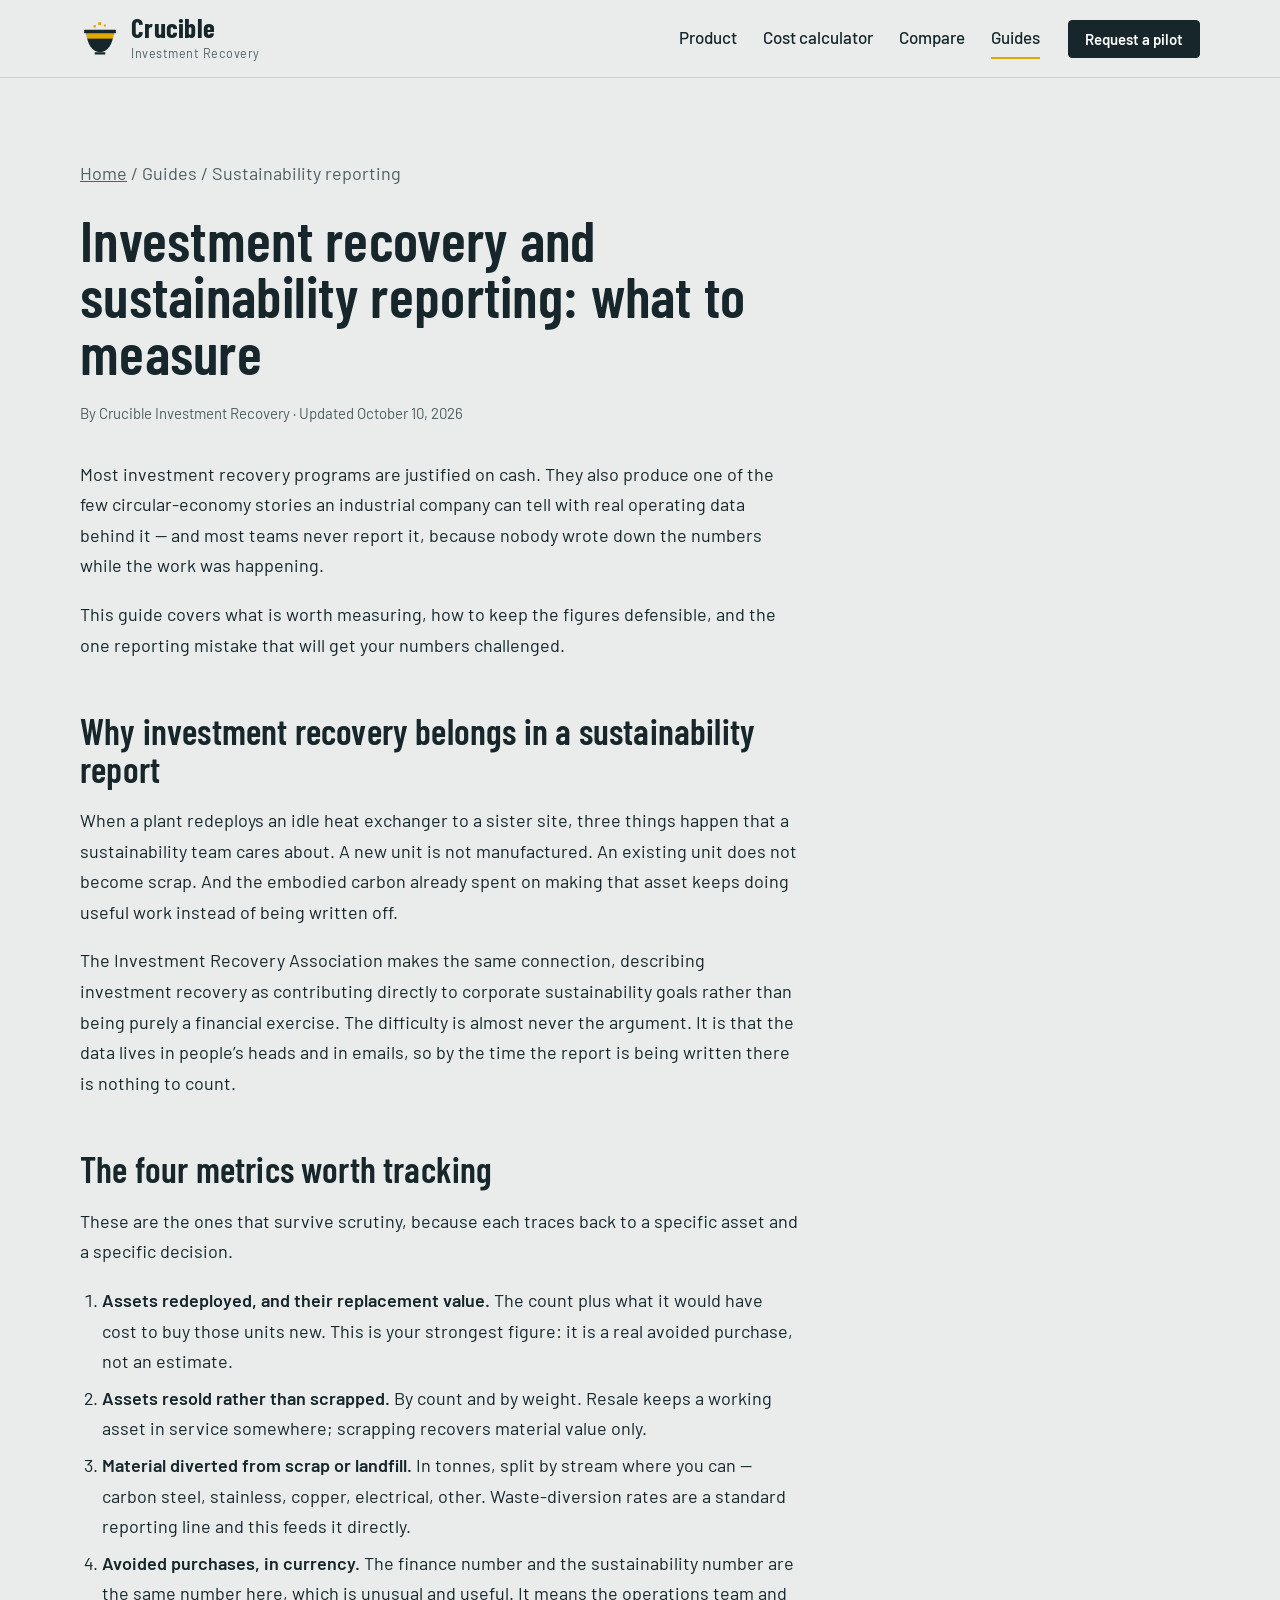
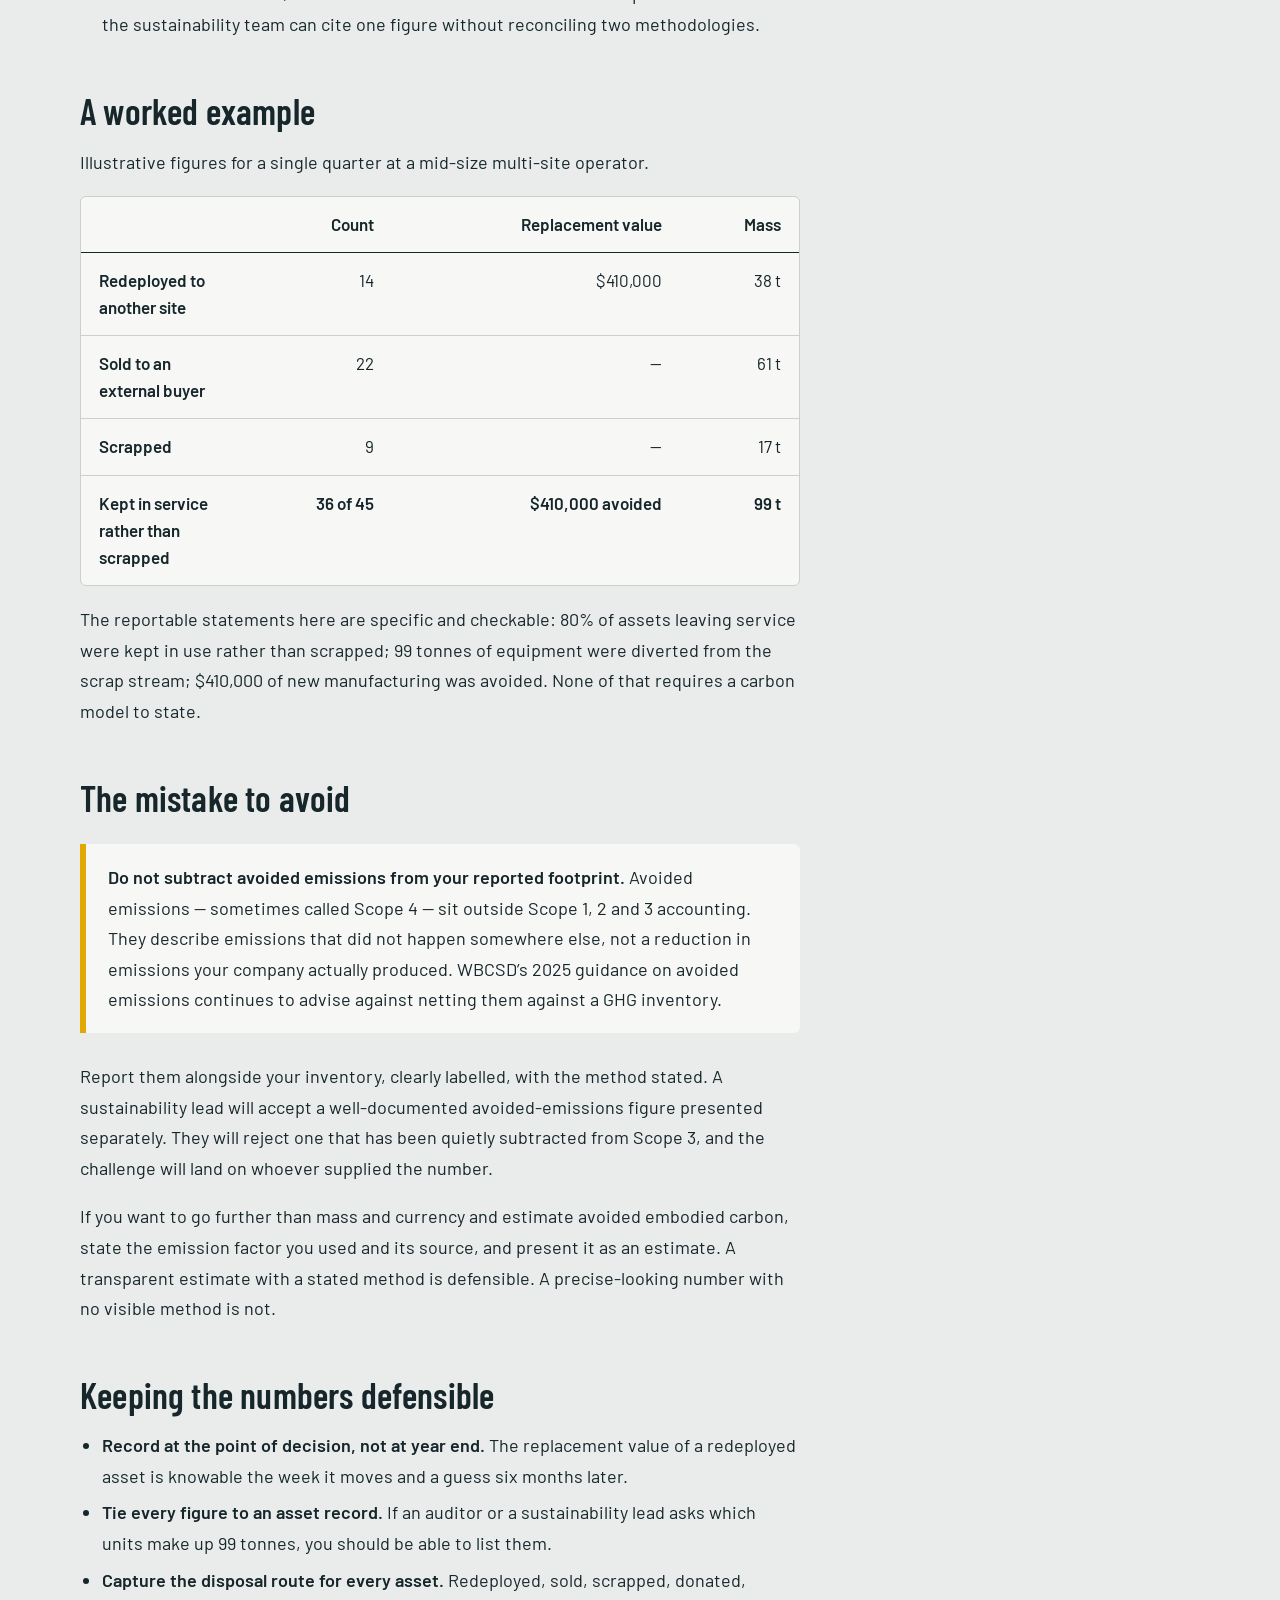
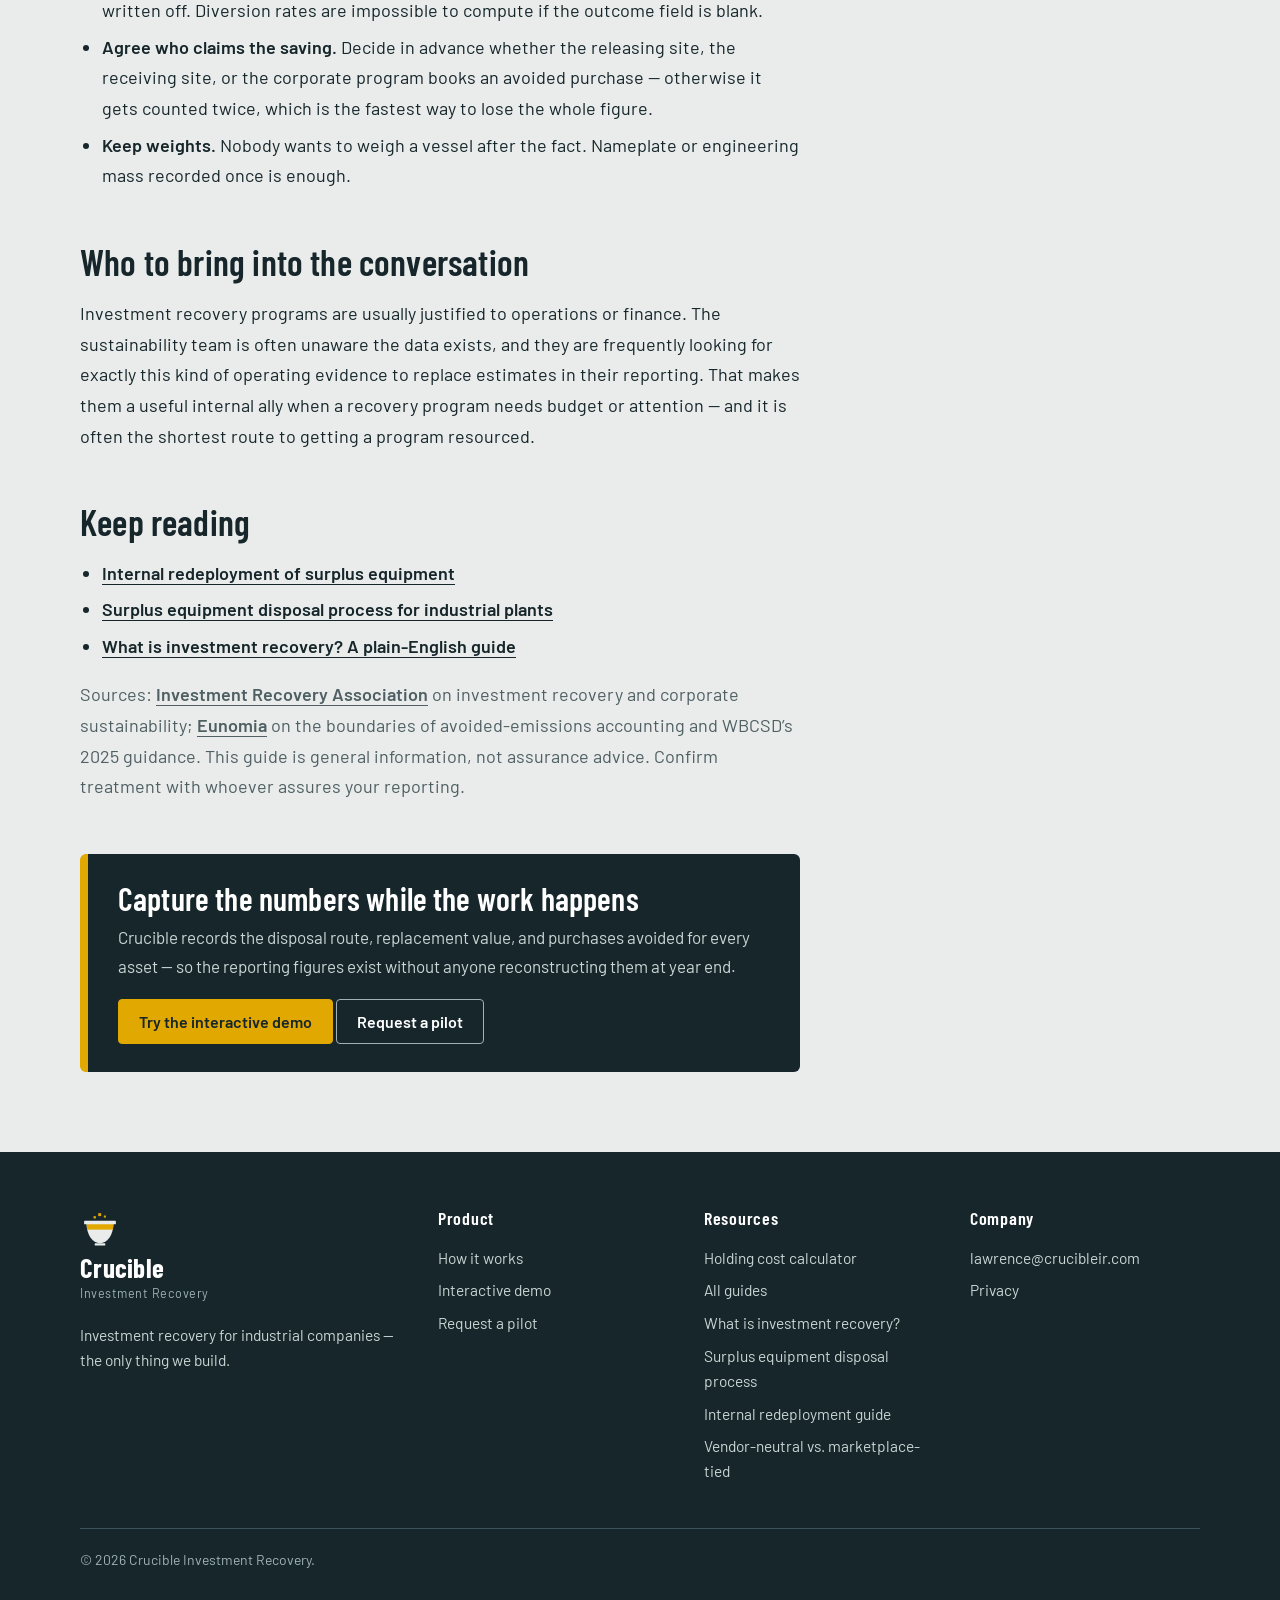
<file: guides/sustainability-reporting.html>
<!DOCTYPE html>
<html lang="en">
<head>
<meta charset="utf-8">
<meta name="viewport" content="width=device-width, initial-scale=1">
<title>Investment Recovery and Sustainability Reporting: What to Measure</title>
<meta name="description" content="How to measure and report the sustainability value of redeploying and reselling industrial equipment, which metrics hold up to scrutiny, and the reporting mistake to avoid.">
<link rel="canonical" href="https://crucibleir.com/guides/sustainability-reporting.html">
<meta name="theme-color" content="#16262B">
<meta property="og:type" content="website">
<meta property="og:site_name" content="Crucible Investment Recovery">
<meta property="og:title" content="Investment Recovery and Sustainability Reporting: What to Measure">
<meta property="og:description" content="How to measure and report the sustainability value of redeploying and reselling industrial equipment, which metrics hold up to scrutiny, and the reporting mistake to avoid.">
<meta property="og:url" content="https://crucibleir.com/guides/sustainability-reporting.html">
<meta property="og:image" content="https://crucibleir.com/img/og-image.png">
<meta property="og:image:alt" content="Crucible Investment Recovery: idle equipment costs money every day it sits.">
<meta name="twitter:card" content="summary_large_image">
<meta name="twitter:image" content="https://crucibleir.com/img/og-image.png">
<link rel="icon" href="../favicon.svg" type="image/svg+xml">
<link rel="stylesheet" href="../css/fonts.css">
<link rel="stylesheet" href="../css/style.css">
<script type="application/ld+json">{"@context": "https://schema.org", "@type": "Article", "headline": "Investment recovery and sustainability reporting: what to measure", "datePublished": "2026-10-10", "dateModified": "2026-10-10", "author": {"@type": "Organization", "name": "Crucible Investment Recovery"}, "publisher": {"@type": "Organization", "name": "Crucible Investment Recovery"}, "mainEntityOfPage": "https://crucibleir.com/guides/sustainability-reporting.html", "description": "How to measure and report the sustainability value of redeploying and reselling industrial equipment."}</script><script type="application/ld+json">{"@context": "https://schema.org", "@type": "BreadcrumbList", "itemListElement": [{"@type": "ListItem", "position": 1, "name": "Home", "item": "https://crucibleir.com/"}, {"@type": "ListItem", "position": 2, "name": "Investment recovery and sustainability reporting", "item": "https://crucibleir.com/guides/sustainability-reporting.html"}]}</script>
</head>
<body>
<a class="skip" href="#main">Skip to content</a>
<header class="site"><div class="wrap bar">
<a class="brand" href="../index.html" aria-label="Crucible Investment Recovery, home"><svg viewBox="-2 -2 68 60" aria-hidden="true" focusable="false"><defs><clipPath id="c21"><path d="M9 18C10 38 19 51 32 51C45 51 54 38 55 18Z"/></clipPath></defs><path d="M9 18C10 38 19 51 32 51C45 51 54 38 55 18Z" fill="#16262B"/><rect y="18" width="64" height="10" fill="#E0A800" clip-path="url(#c21)"/><rect x="5" y="13" width="54" height="6" rx="1" fill="#16262B"/><rect x="23" y="51" width="18" height="4" rx="1" fill="#16262B"/><rect x="21" y="5" width="4" height="4" fill="#E0A800"/><rect x="29" width="5" height="5" fill="#E0A800"/><rect x="38.5" y="4" width="3.5" height="3.5" fill="#E0A800"/></svg><span><b>Crucible</b><small>Investment Recovery</small></span></a>
<nav class="links" aria-label="Main"><a href="../product.html">Product</a><a href="../holding-cost-calculator.html">Cost calculator</a><a href="../compare.html">Compare</a><a href="../guides/index.html" aria-current="page">Guides</a></nav>
<a class="btn primary sm hidem" href="../demo-request.html">Request a pilot</a>
<details class="menu"><summary>Menu</summary><div><a href="../product.html">Product</a><a href="../holding-cost-calculator.html">Cost calculator</a><a href="../compare.html">Compare</a><a href="../guides/index.html" aria-current="page">Guides</a><a href="../demo-request.html"><b>Request a pilot</b></a></div></details>
</div></header>
<main id="main">

<section class="sec"><div class="wrap"><article class="article">
<p class="crumbs"><a href="../index.html">Home</a> / Guides / Sustainability reporting</p>
<h1>Investment recovery and sustainability reporting: what to measure</h1>
<p class="meta">By Crucible Investment Recovery &middot; Updated October 10, 2026</p>
<p>Most investment recovery programs are justified on cash. They also produce one of the few circular-economy stories an industrial company can tell with real operating data behind it &mdash; and most teams never report it, because nobody wrote down the numbers while the work was happening.</p>
<p>This guide covers what is worth measuring, how to keep the figures defensible, and the one reporting mistake that will get your numbers challenged.</p>

<h2>Why investment recovery belongs in a sustainability report</h2>
<p>When a plant redeploys an idle heat exchanger to a sister site, three things happen that a sustainability team cares about. A new unit is not manufactured. An existing unit does not become scrap. And the embodied carbon already spent on making that asset keeps doing useful work instead of being written off.</p>
<p>The Investment Recovery Association makes the same connection, describing investment recovery as contributing directly to corporate sustainability goals rather than being purely a financial exercise. The difficulty is almost never the argument. It is that the data lives in people&rsquo;s heads and in emails, so by the time the report is being written there is nothing to count.</p>

<h2>The four metrics worth tracking</h2>
<p>These are the ones that survive scrutiny, because each traces back to a specific asset and a specific decision.</p>
<ol>
<li><b>Assets redeployed, and their replacement value.</b> The count plus what it would have cost to buy those units new. This is your strongest figure: it is a real avoided purchase, not an estimate.</li>
<li><b>Assets resold rather than scrapped.</b> By count and by weight. Resale keeps a working asset in service somewhere; scrapping recovers material value only.</li>
<li><b>Material diverted from scrap or landfill.</b> In tonnes, split by stream where you can &mdash; carbon steel, stainless, copper, electrical, other. Waste-diversion rates are a standard reporting line and this feeds it directly.</li>
<li><b>Avoided purchases, in currency.</b> The finance number and the sustainability number are the same number here, which is unusual and useful. It means the operations team and the sustainability team can cite one figure without reconciling two methodologies.</li>
</ol>

<h2>A worked example</h2>
<p>Illustrative figures for a single quarter at a mid-size multi-site operator.</p>
<div class="tw num" style="margin:18px 0"><table><thead><tr><th></th><th>Count</th><th>Replacement value</th><th>Mass</th></tr></thead><tbody>
<tr><td>Redeployed to another site</td><td>14</td><td>$410,000</td><td>38 t</td></tr>
<tr><td>Sold to an external buyer</td><td>22</td><td>&mdash;</td><td>61 t</td></tr>
<tr><td>Scrapped</td><td>9</td><td>&mdash;</td><td>17 t</td></tr>
<tr><td><b>Kept in service rather than scrapped</b></td><td><b>36 of 45</b></td><td><b>$410,000 avoided</b></td><td><b>99 t</b></td></tr>
</tbody></table></div>
<p>The reportable statements here are specific and checkable: 80% of assets leaving service were kept in use rather than scrapped; 99 tonnes of equipment were diverted from the scrap stream; $410,000 of new manufacturing was avoided. None of that requires a carbon model to state.</p>

<h2>The mistake to avoid</h2>
<div class="callout"><p><b>Do not subtract avoided emissions from your reported footprint.</b> Avoided emissions &mdash; sometimes called Scope 4 &mdash; sit outside Scope 1, 2 and 3 accounting. They describe emissions that did not happen somewhere else, not a reduction in emissions your company actually produced. WBCSD&rsquo;s 2025 guidance on avoided emissions continues to advise against netting them against a GHG inventory.</p></div>
<p>Report them alongside your inventory, clearly labelled, with the method stated. A sustainability lead will accept a well-documented avoided-emissions figure presented separately. They will reject one that has been quietly subtracted from Scope 3, and the challenge will land on whoever supplied the number.</p>
<p>If you want to go further than mass and currency and estimate avoided embodied carbon, state the emission factor you used and its source, and present it as an estimate. A transparent estimate with a stated method is defensible. A precise-looking number with no visible method is not.</p>

<h2>Keeping the numbers defensible</h2>
<ul>
<li><b>Record at the point of decision, not at year end.</b> The replacement value of a redeployed asset is knowable the week it moves and a guess six months later.</li>
<li><b>Tie every figure to an asset record.</b> If an auditor or a sustainability lead asks which units make up 99 tonnes, you should be able to list them.</li>
<li><b>Capture the disposal route for every asset.</b> Redeployed, sold, scrapped, donated, written off. Diversion rates are impossible to compute if the outcome field is blank.</li>
<li><b>Agree who claims the saving.</b> Decide in advance whether the releasing site, the receiving site, or the corporate program books an avoided purchase &mdash; otherwise it gets counted twice, which is the fastest way to lose the whole figure.</li>
<li><b>Keep weights.</b> Nobody wants to weigh a vessel after the fact. Nameplate or engineering mass recorded once is enough.</li>
</ul>

<h2>Who to bring into the conversation</h2>
<p>Investment recovery programs are usually justified to operations or finance. The sustainability team is often unaware the data exists, and they are frequently looking for exactly this kind of operating evidence to replace estimates in their reporting. That makes them a useful internal ally when a recovery program needs budget or attention &mdash; and it is often the shortest route to getting a program resourced.</p>

<h2>Keep reading</h2><ul><li><a class="link" href="internal-redeployment.html">Internal redeployment of surplus equipment</a></li><li><a class="link" href="surplus-equipment-disposal-process.html">Surplus equipment disposal process for industrial plants</a></li><li><a class="link" href="what-is-investment-recovery.html">What is investment recovery? A plain-English guide</a></li></ul>
<p class="small">Sources: <a class="link" href="https://invrecovery.org/">Investment Recovery Association</a> on investment recovery and corporate sustainability; <a class="link" href="https://eunomia.eco/insights/avoided-emissions-the-potential-risks-and-boundaries-in-greenhouse-gas-accounting/">Eunomia</a> on the boundaries of avoided-emissions accounting and WBCSD&rsquo;s 2025 guidance. This guide is general information, not assurance advice. Confirm treatment with whoever assures your reporting.</p>
<div class="cta-box"><h2>Capture the numbers while the work happens</h2><p>Crucible records the disposal route, replacement value, and purchases avoided for every asset &mdash; so the reporting figures exist without anyone reconstructing them at year end.</p><a class="btn yel" href="../demo/index.html">Try the interactive demo</a> <a class="btn ghost" href="../demo-request.html">Request a pilot</a></div>
</article></div></section>

</main>
<footer class="site"><div class="wrap">
<div class="cols">
<div><a class="brand" href="../index.html" aria-label="Crucible Investment Recovery, home"><svg viewBox="-2 -2 68 60" aria-hidden="true" focusable="false"><defs><clipPath id="c22"><path d="M9 18C10 38 19 51 32 51C45 51 54 38 55 18Z"/></clipPath></defs><path d="M9 18C10 38 19 51 32 51C45 51 54 38 55 18Z" fill="#E9ECEA"/><rect y="18" width="64" height="10" fill="#E0A800" clip-path="url(#c22)"/><rect x="5" y="13" width="54" height="6" rx="1" fill="#E9ECEA"/><rect x="23" y="51" width="18" height="4" rx="1" fill="#E9ECEA"/><rect x="21" y="5" width="4" height="4" fill="#E0A800"/><rect x="29" width="5" height="5" fill="#E0A800"/><rect x="38.5" y="4" width="3.5" height="3.5" fill="#E0A800"/></svg><span><b>Crucible</b><small>Investment Recovery</small></span></a><p style="max-width:26em;margin:16px 0 0">Investment recovery for industrial companies &mdash; the only thing we build.</p></div>
<div><h3>Product</h3><a href="../product.html">How it works</a><a href="../demo/index.html">Interactive demo</a><a href="../demo-request.html">Request a pilot</a></div>
<div><h3>Resources</h3><a href="../holding-cost-calculator.html">Holding cost calculator</a><a href="../guides/index.html">All guides</a><a href="../guides/what-is-investment-recovery.html">What is investment recovery?</a><a href="../guides/surplus-equipment-disposal-process.html">Surplus equipment disposal process</a><a href="../guides/internal-redeployment.html">Internal redeployment guide</a><a href="../compare.html">Vendor-neutral vs. marketplace-tied</a></div>
<div><h3>Company</h3><a href="mailto:lawrence@crucibleir.com">lawrence@crucibleir.com</a><a href="../privacy.html">Privacy</a></div>
</div>
<p class="fine">&copy; 2026 Crucible Investment Recovery.</p>
</div></footer>
<script src="../js/site.js" defer></script>
</body>
</html>
</file>
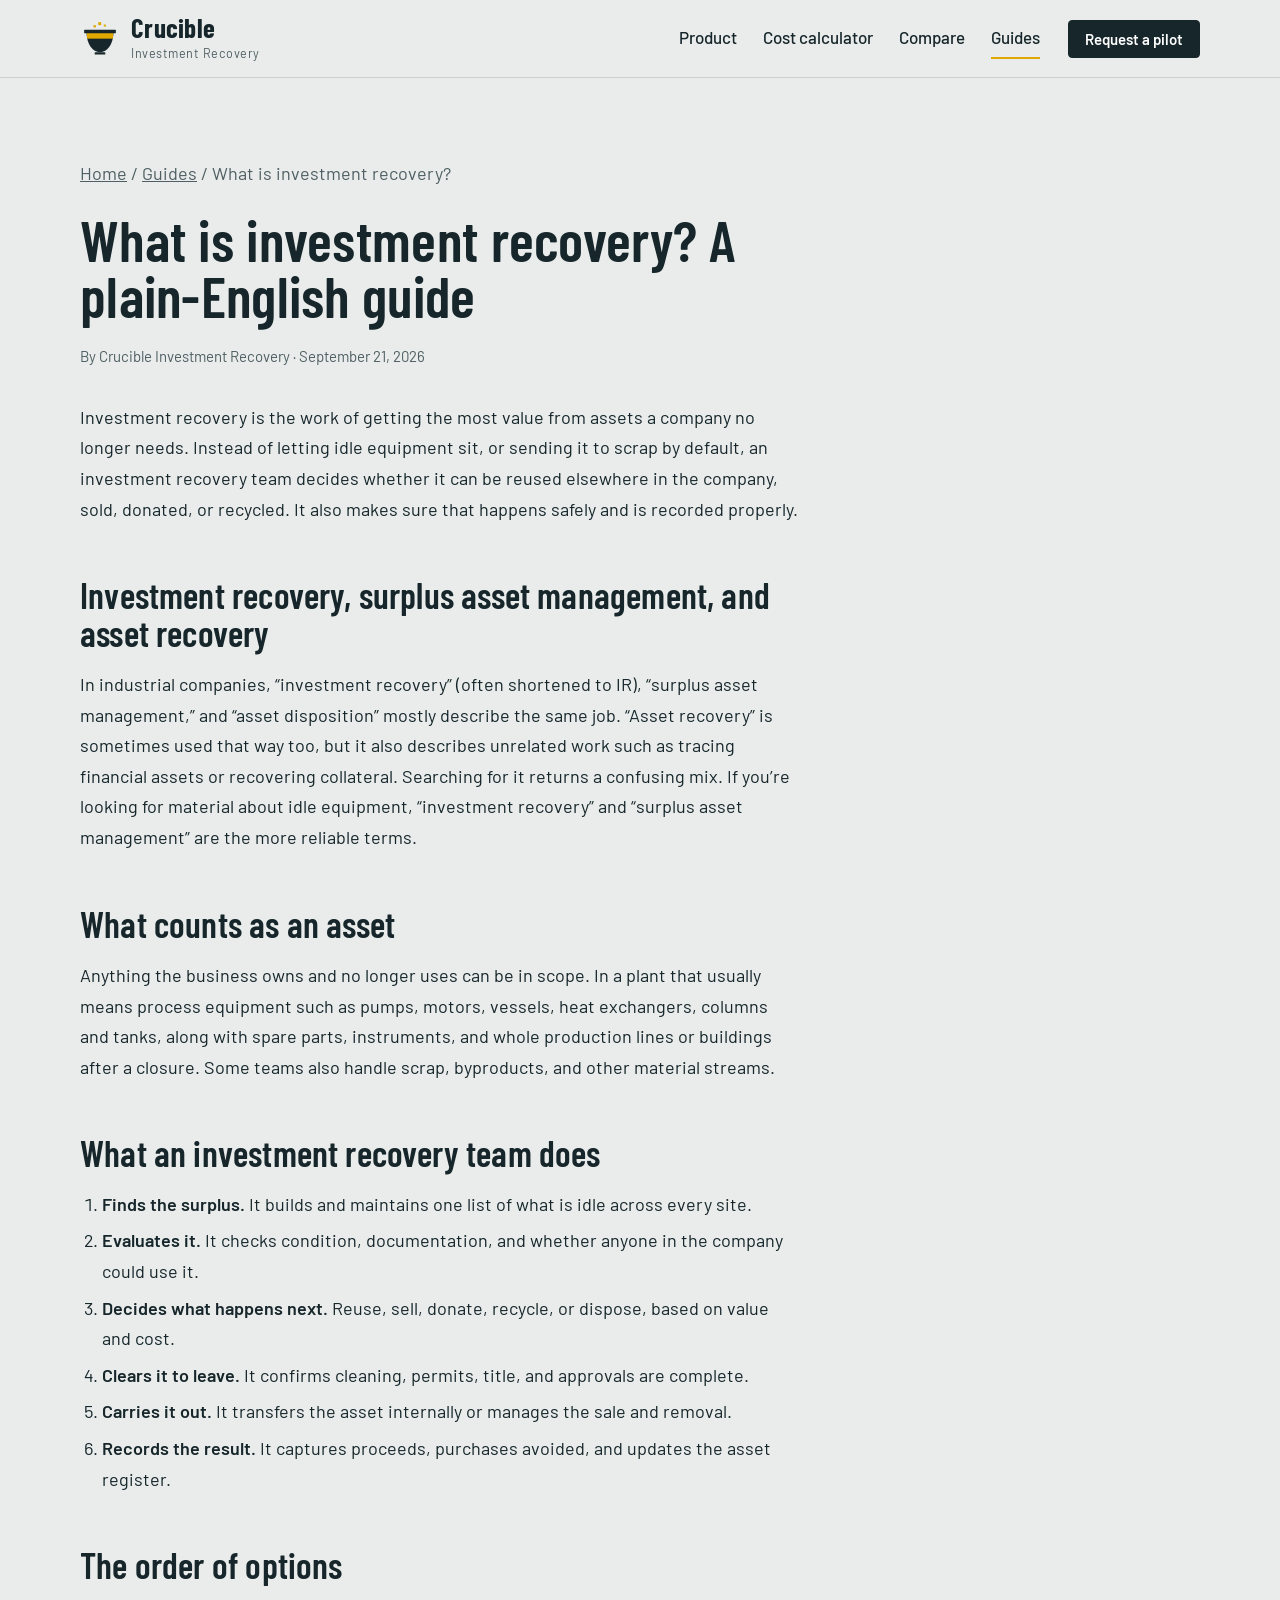
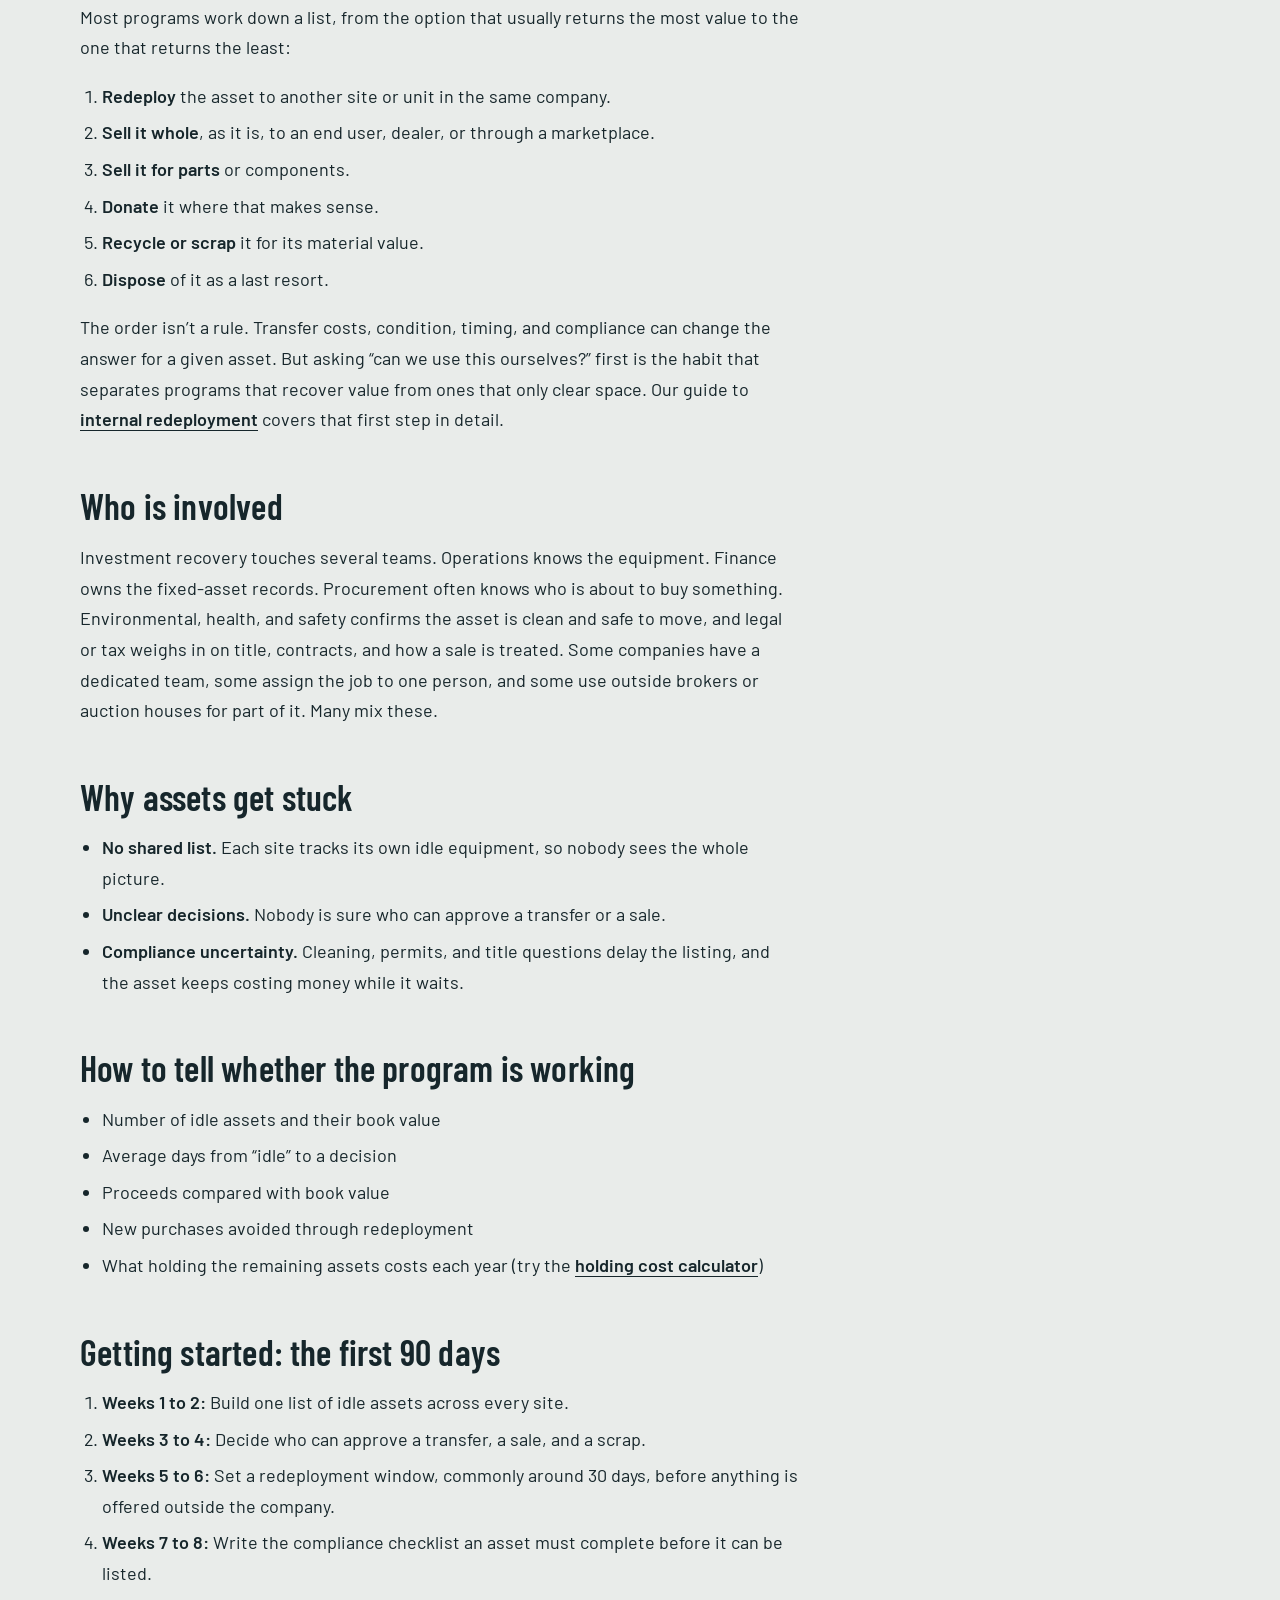
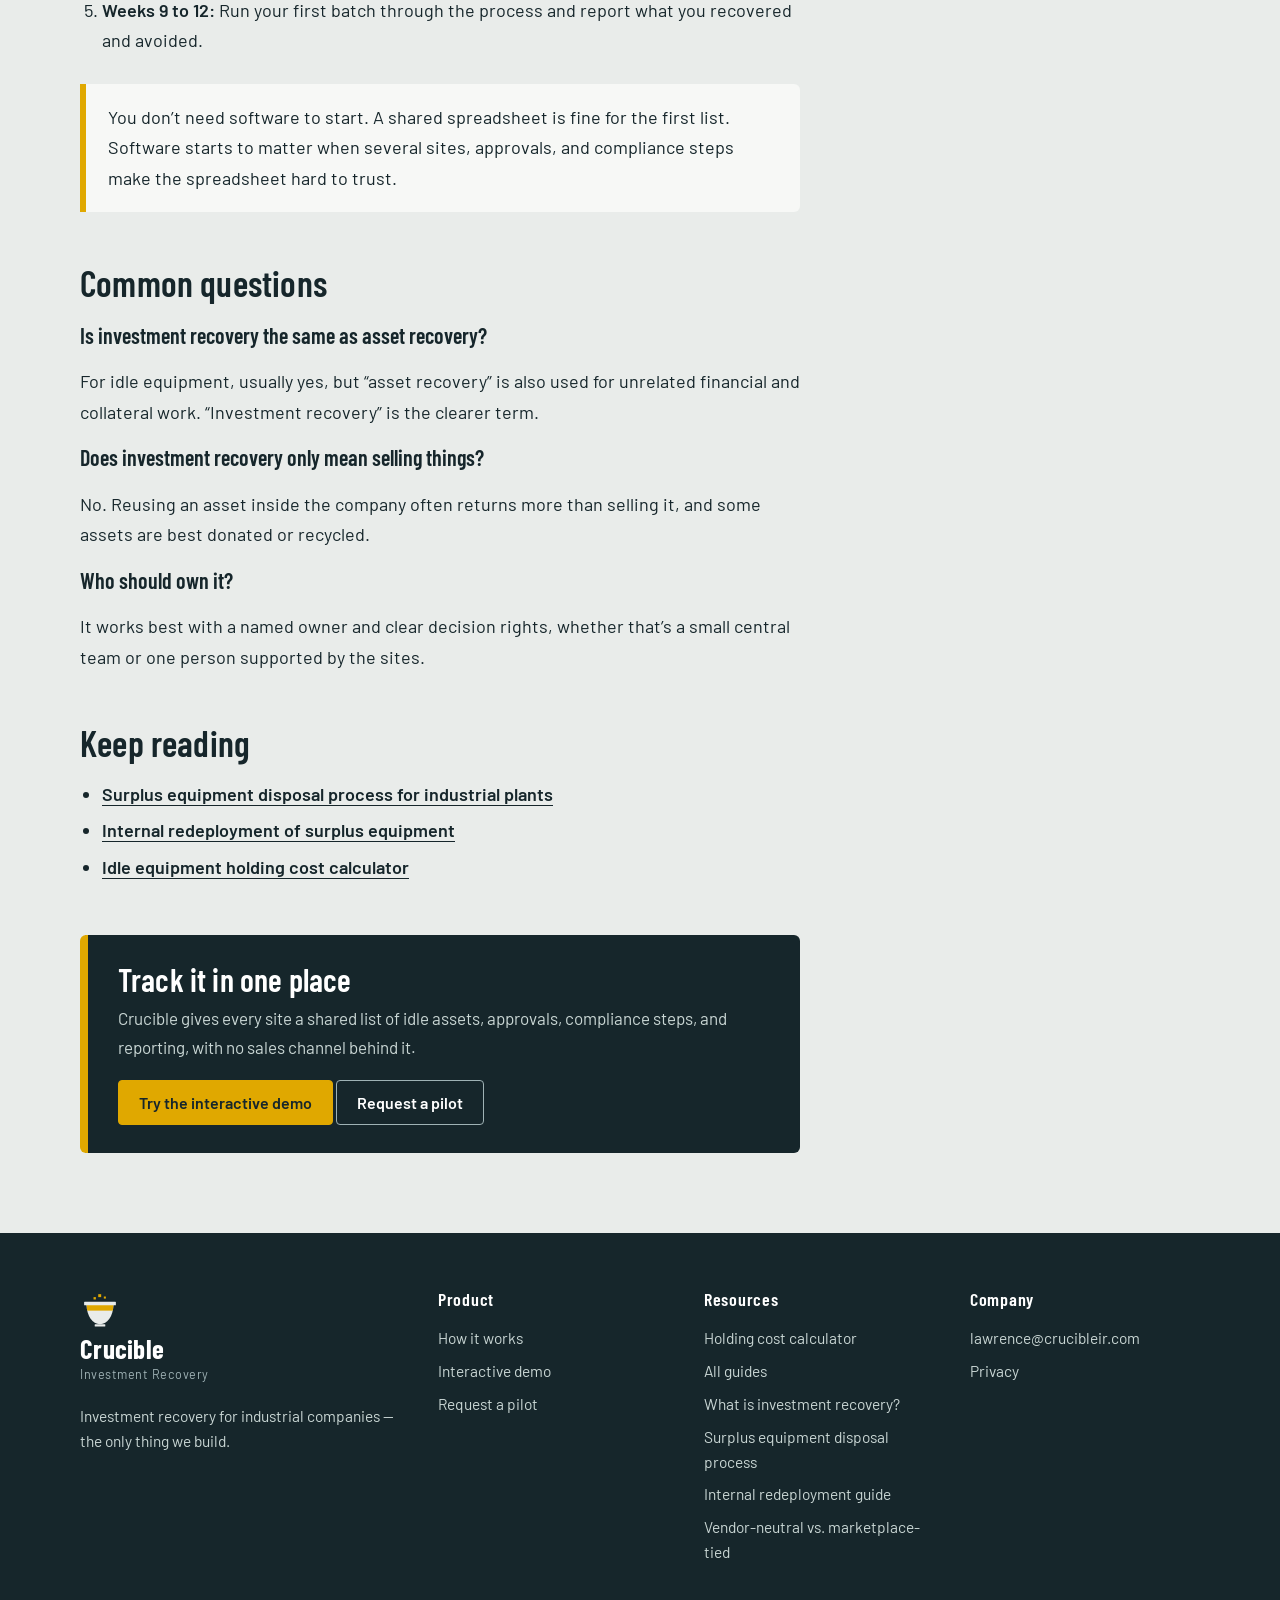
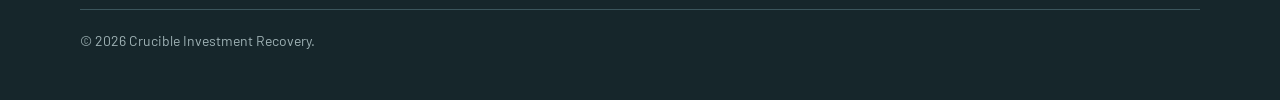
<file: guides/what-is-investment-recovery.html>
<!DOCTYPE html>
<html lang="en">
<head>
<meta charset="utf-8">
<meta name="viewport" content="width=device-width, initial-scale=1">
<title>What Is Investment Recovery? A Plain-English Guide</title>
<meta name="description" content="Investment recovery is how industrial companies get value from idle, surplus and obsolete assets. Learn what it covers, how it works, and how to start.">
<link rel="canonical" href="https://crucibleir.com/guides/what-is-investment-recovery.html">
<meta name="theme-color" content="#16262B">
<meta property="og:type" content="website">
<meta property="og:site_name" content="Crucible Investment Recovery">
<meta property="og:title" content="What Is Investment Recovery? A Plain-English Guide">
<meta property="og:description" content="Investment recovery is how industrial companies get value from idle, surplus and obsolete assets. Learn what it covers, how it works, and how to start.">
<meta property="og:url" content="https://crucibleir.com/guides/what-is-investment-recovery.html">
<meta property="og:image" content="https://crucibleir.com/img/og-image.png">
<meta property="og:image:alt" content="Crucible Investment Recovery: idle equipment costs money every day it sits.">
<meta name="twitter:card" content="summary_large_image">
<meta name="twitter:image" content="https://crucibleir.com/img/og-image.png">
<link rel="icon" href="../favicon.svg" type="image/svg+xml">
<link rel="stylesheet" href="../css/fonts.css">
<link rel="stylesheet" href="../css/style.css">
<script type="application/ld+json">{"@context": "https://schema.org", "@type": "Article", "headline": "What is investment recovery? A plain-English guide", "datePublished": "2026-09-21", "dateModified": "2026-09-21", "author": {"@type": "Organization", "name": "Crucible Investment Recovery"}, "publisher": {"@type": "Organization", "name": "Crucible Investment Recovery"}, "mainEntityOfPage": "https://crucibleir.com/guides/what-is-investment-recovery.html", "description": "Investment recovery is how industrial companies get value from idle, surplus and obsolete assets. Learn what it covers, how it works, and how to start."}</script><script type="application/ld+json">{"@context": "https://schema.org", "@type": "BreadcrumbList", "itemListElement": [{"@type": "ListItem", "position": 1, "name": "Home", "item": "https://crucibleir.com/"}, {"@type": "ListItem", "position": 2, "name": "Guides", "item": "https://crucibleir.com/guides/"}, {"@type": "ListItem", "position": 3, "name": "What is investment recovery? A plain-English guide", "item": "https://crucibleir.com/guides/what-is-investment-recovery.html"}]}</script>
</head>
<body>
<a class="skip" href="#main">Skip to content</a>
<header class="site"><div class="wrap bar">
<a class="brand" href="../index.html" aria-label="Crucible Investment Recovery, home"><svg viewBox="-2 -2 68 60" aria-hidden="true" focusable="false"><defs><clipPath id="c15"><path d="M9 18C10 38 19 51 32 51C45 51 54 38 55 18Z"/></clipPath></defs><path d="M9 18C10 38 19 51 32 51C45 51 54 38 55 18Z" fill="#16262B"/><rect y="18" width="64" height="10" fill="#E0A800" clip-path="url(#c15)"/><rect x="5" y="13" width="54" height="6" rx="1" fill="#16262B"/><rect x="23" y="51" width="18" height="4" rx="1" fill="#16262B"/><rect x="21" y="5" width="4" height="4" fill="#E0A800"/><rect x="29" width="5" height="5" fill="#E0A800"/><rect x="38.5" y="4" width="3.5" height="3.5" fill="#E0A800"/></svg><span><b>Crucible</b><small>Investment Recovery</small></span></a>
<nav class="links" aria-label="Main"><a href="../product.html">Product</a><a href="../holding-cost-calculator.html">Cost calculator</a><a href="../compare.html">Compare</a><a href="../guides/index.html" aria-current="page">Guides</a></nav>
<a class="btn primary sm hidem" href="../demo-request.html">Request a pilot</a>
<details class="menu"><summary>Menu</summary><div><a href="../product.html">Product</a><a href="../holding-cost-calculator.html">Cost calculator</a><a href="../compare.html">Compare</a><a href="../guides/index.html" aria-current="page">Guides</a><a href="../demo-request.html"><b>Request a pilot</b></a></div></details>
</div></header>
<main id="main">

<section class="sec"><div class="wrap"><article class="article">
<p class="crumbs"><a href="../index.html">Home</a> / <a href="index.html">Guides</a> / What is investment recovery?</p>
<h1>What is investment recovery? A plain-English guide</h1>
<p class="meta">By Crucible Investment Recovery &middot; September 21, 2026</p>
<p>Investment recovery is the work of getting the most value from assets a company no longer needs. Instead of letting idle equipment sit, or sending it to scrap by default, an investment recovery team decides whether it can be reused elsewhere in the company, sold, donated, or recycled. It also makes sure that happens safely and is recorded properly.</p>

<h2>Investment recovery, surplus asset management, and asset recovery</h2>
<p>In industrial companies, &ldquo;investment recovery&rdquo; (often shortened to IR), &ldquo;surplus asset management,&rdquo; and &ldquo;asset disposition&rdquo; mostly describe the same job. &ldquo;Asset recovery&rdquo; is sometimes used that way too, but it also describes unrelated work such as tracing financial assets or recovering collateral. Searching for it returns a confusing mix. If you&rsquo;re looking for material about idle equipment, &ldquo;investment recovery&rdquo; and &ldquo;surplus asset management&rdquo; are the more reliable terms.</p>

<h2>What counts as an asset</h2>
<p>Anything the business owns and no longer uses can be in scope. In a plant that usually means process equipment such as pumps, motors, vessels, heat exchangers, columns and tanks, along with spare parts, instruments, and whole production lines or buildings after a closure. Some teams also handle scrap, byproducts, and other material streams.</p>

<h2>What an investment recovery team does</h2>
<ol>
<li><b>Finds the surplus.</b> It builds and maintains one list of what is idle across every site.</li>
<li><b>Evaluates it.</b> It checks condition, documentation, and whether anyone in the company could use it.</li>
<li><b>Decides what happens next.</b> Reuse, sell, donate, recycle, or dispose, based on value and cost.</li>
<li><b>Clears it to leave.</b> It confirms cleaning, permits, title, and approvals are complete.</li>
<li><b>Carries it out.</b> It transfers the asset internally or manages the sale and removal.</li>
<li><b>Records the result.</b> It captures proceeds, purchases avoided, and updates the asset register.</li>
</ol>

<h2>The order of options</h2>
<p>Most programs work down a list, from the option that usually returns the most value to the one that returns the least:</p>
<ol>
<li><b>Redeploy</b> the asset to another site or unit in the same company.</li>
<li><b>Sell it whole</b>, as it is, to an end user, dealer, or through a marketplace.</li>
<li><b>Sell it for parts</b> or components.</li>
<li><b>Donate</b> it where that makes sense.</li>
<li><b>Recycle or scrap</b> it for its material value.</li>
<li><b>Dispose</b> of it as a last resort.</li>
</ol>
<p>The order isn&rsquo;t a rule. Transfer costs, condition, timing, and compliance can change the answer for a given asset. But asking &ldquo;can we use this ourselves?&rdquo; first is the habit that separates programs that recover value from ones that only clear space. Our guide to <a class="link" href="internal-redeployment.html">internal redeployment</a> covers that first step in detail.</p>

<h2>Who is involved</h2>
<p>Investment recovery touches several teams. Operations knows the equipment. Finance owns the fixed-asset records. Procurement often knows who is about to buy something. Environmental, health, and safety confirms the asset is clean and safe to move, and legal or tax weighs in on title, contracts, and how a sale is treated. Some companies have a dedicated team, some assign the job to one person, and some use outside brokers or auction houses for part of it. Many mix these.</p>

<h2>Why assets get stuck</h2>
<ul>
<li><b>No shared list.</b> Each site tracks its own idle equipment, so nobody sees the whole picture.</li>
<li><b>Unclear decisions.</b> Nobody is sure who can approve a transfer or a sale.</li>
<li><b>Compliance uncertainty.</b> Cleaning, permits, and title questions delay the listing, and the asset keeps costing money while it waits.</li>
</ul>

<h2>How to tell whether the program is working</h2>
<ul>
<li>Number of idle assets and their book value</li>
<li>Average days from &ldquo;idle&rdquo; to a decision</li>
<li>Proceeds compared with book value</li>
<li>New purchases avoided through redeployment</li>
<li>What holding the remaining assets costs each year (try the <a class="link" href="../holding-cost-calculator.html">holding cost calculator</a>)</li>
</ul>

<h2>Getting started: the first 90 days</h2>
<ol>
<li><b>Weeks 1 to 2:</b> Build one list of idle assets across every site.</li>
<li><b>Weeks 3 to 4:</b> Decide who can approve a transfer, a sale, and a scrap.</li>
<li><b>Weeks 5 to 6:</b> Set a redeployment window, commonly around 30 days, before anything is offered outside the company.</li>
<li><b>Weeks 7 to 8:</b> Write the compliance checklist an asset must complete before it can be listed.</li>
<li><b>Weeks 9 to 12:</b> Run your first batch through the process and report what you recovered and avoided.</li>
</ol>
<div class="callout"><p>You don&rsquo;t need software to start. A shared spreadsheet is fine for the first list. Software starts to matter when several sites, approvals, and compliance steps make the spreadsheet hard to trust.</p></div>

<h2>Common questions</h2>
<h3 style="font-size:22px;margin-top:22px">Is investment recovery the same as asset recovery?</h3>
<p>For idle equipment, usually yes, but &ldquo;asset recovery&rdquo; is also used for unrelated financial and collateral work. &ldquo;Investment recovery&rdquo; is the clearer term.</p>
<h3 style="font-size:22px">Does investment recovery only mean selling things?</h3>
<p>No. Reusing an asset inside the company often returns more than selling it, and some assets are best donated or recycled.</p>
<h3 style="font-size:22px">Who should own it?</h3>
<p>It works best with a named owner and clear decision rights, whether that&rsquo;s a small central team or one person supported by the sites.</p>

<h2>Keep reading</h2><ul><li><a class="link" href="../guides/surplus-equipment-disposal-process.html">Surplus equipment disposal process for industrial plants</a></li><li><a class="link" href="../guides/internal-redeployment.html">Internal redeployment of surplus equipment</a></li><li><a class="link" href="../holding-cost-calculator.html">Idle equipment holding cost calculator</a></li></ul>
<div class="cta-box"><h2>Track it in one place</h2><p>Crucible gives every site a shared list of idle assets, approvals, compliance steps, and reporting, with no sales channel behind it.</p><a class="btn yel" href="../demo/index.html">Try the interactive demo</a> <a class="btn ghost" href="../demo-request.html">Request a pilot</a></div>
</article></div></section>

</main>
<footer class="site"><div class="wrap">
<div class="cols">
<div><a class="brand" href="../index.html" aria-label="Crucible Investment Recovery, home"><svg viewBox="-2 -2 68 60" aria-hidden="true" focusable="false"><defs><clipPath id="c16"><path d="M9 18C10 38 19 51 32 51C45 51 54 38 55 18Z"/></clipPath></defs><path d="M9 18C10 38 19 51 32 51C45 51 54 38 55 18Z" fill="#E9ECEA"/><rect y="18" width="64" height="10" fill="#E0A800" clip-path="url(#c16)"/><rect x="5" y="13" width="54" height="6" rx="1" fill="#E9ECEA"/><rect x="23" y="51" width="18" height="4" rx="1" fill="#E9ECEA"/><rect x="21" y="5" width="4" height="4" fill="#E0A800"/><rect x="29" width="5" height="5" fill="#E0A800"/><rect x="38.5" y="4" width="3.5" height="3.5" fill="#E0A800"/></svg><span><b>Crucible</b><small>Investment Recovery</small></span></a><p style="max-width:26em;margin:16px 0 0">Investment recovery for industrial companies &mdash; the only thing we build.</p></div>
<div><h3>Product</h3><a href="../product.html">How it works</a><a href="../demo/index.html">Interactive demo</a><a href="../demo-request.html">Request a pilot</a></div>
<div><h3>Resources</h3><a href="../holding-cost-calculator.html">Holding cost calculator</a><a href="../guides/index.html">All guides</a><a href="../guides/what-is-investment-recovery.html">What is investment recovery?</a><a href="../guides/surplus-equipment-disposal-process.html">Surplus equipment disposal process</a><a href="../guides/internal-redeployment.html">Internal redeployment guide</a><a href="../compare.html">Vendor-neutral vs. marketplace-tied</a></div>
<div><h3>Company</h3><a href="mailto:lawrence@crucibleir.com">lawrence@crucibleir.com</a><a href="../privacy.html">Privacy</a></div>
</div>
<p class="fine">&copy; 2026 Crucible Investment Recovery.</p>
</div></footer>
<script src="../js/site.js" defer></script>
</body>
</html>
</file>
<file: css/fonts.css>
@font-face{font-family:'Barlow';font-style:normal;font-weight:400;font-display:swap;src:url(../fonts/barlow-latin-400-normal.woff2) format('woff2')}
@font-face{font-family:'Barlow';font-style:normal;font-weight:500;font-display:swap;src:url(../fonts/barlow-latin-500-normal.woff2) format('woff2')}
@font-face{font-family:'Barlow';font-style:normal;font-weight:600;font-display:swap;src:url(../fonts/barlow-latin-600-normal.woff2) format('woff2')}
@font-face{font-family:'Barlow Condensed';font-style:normal;font-weight:500;font-display:swap;src:url(../fonts/barlow-condensed-latin-500-normal.woff2) format('woff2')}
@font-face{font-family:'Barlow Condensed';font-style:normal;font-weight:600;font-display:swap;src:url(../fonts/barlow-condensed-latin-600-normal.woff2) format('woff2')}
@font-face{font-family:'Barlow Condensed';font-style:normal;font-weight:700;font-display:swap;src:url(../fonts/barlow-condensed-latin-700-normal.woff2) format('woff2')}
</file>
<file: css/style.css>
:root{
  --ink:#16262B; --steel:#1D3036; --paper:#E9ECEA; --panel:#F7F8F6; --line:#C9D0CD; --muted:#4F5F63;
  --idle:#E0A800; --evaluated:#2F6FA8; --redeploy:#C2571A; --listed:#2E7D4F; --offer:#7A4B9C; --closed:#6B7477; --alert:#B3382C;
  --display:'Barlow Condensed','Arial Narrow',system-ui,sans-serif;
  --body:'Barlow',system-ui,-apple-system,'Segoe UI',sans-serif;
}
*{box-sizing:border-box}
html{scroll-behavior:smooth}
body{margin:0;font:17px/1.6 var(--body);color:var(--ink);background:var(--paper);-webkit-font-smoothing:antialiased}
img,svg{max-width:100%}
a{color:inherit}
button,input,select,textarea{font:inherit;color:inherit}
:focus-visible{outline:3px solid var(--evaluated);outline-offset:2px}
.skip{position:absolute;left:-999px;top:8px;background:var(--ink);color:#fff;padding:8px 14px;z-index:100;border-radius:4px}
.skip:focus{left:8px}
.wrap{width:min(1120px,100% - 48px);margin:0 auto}
.st-idle{--c:var(--idle)}.st-evaluated{--c:var(--evaluated)}.st-redeploy{--c:var(--redeploy)}.st-listed{--c:var(--listed)}.st-offer{--c:var(--offer)}.st-closed{--c:var(--closed)}

/* header */
header.site{background:var(--paper);border-bottom:1px solid var(--line);position:relative;z-index:10}
.bar{display:flex;align-items:center;gap:28px;padding:14px 0}
.brand{display:flex;align-items:center;gap:11px;text-decoration:none}
.brand svg{width:40px;height:auto;flex:none}
.brand b{display:block;font:700 27px/1 var(--display);letter-spacing:.01em}
.brand small{display:block;font-size:12.5px;color:var(--muted);letter-spacing:.04em;margin-top:2px}
.links{display:flex;gap:26px;margin-left:auto}
.links a{text-decoration:none;font-weight:500;padding:6px 0;border-bottom:2px solid transparent}
.links a:hover,.links a[aria-current]{border-bottom-color:var(--idle)}
.menu{display:none;margin-left:auto}
.menu summary{list-style:none;cursor:pointer;font-weight:600;border:1.5px solid var(--ink);padding:7px 14px;border-radius:4px}
.menu summary::-webkit-details-marker{display:none}
.menu div{position:absolute;right:24px;top:calc(100% - 6px);background:var(--panel);border:1px solid var(--line);border-radius:6px;padding:8px;display:grid;min-width:220px;box-shadow:0 12px 28px rgba(0,0,0,.14)}
.menu div a{padding:11px 12px;text-decoration:none;font-weight:500}
.menu div a:hover{background:#E4E9E6}

/* buttons */
.btn{display:inline-block;padding:12px 20px;border:1.5px solid var(--ink);border-radius:4px;font-weight:600;text-decoration:none;background:transparent;cursor:pointer;font-size:16px;line-height:1.2}
.btn:hover{background:#DCE2DF}
.btn.primary{background:var(--ink);color:#fff}
.btn.primary:hover{background:#0C1A1E}
.btn.yel{background:var(--idle);border-color:var(--idle);color:var(--ink)}
.btn.yel:hover{background:#F0B800;border-color:#F0B800}
.btn.ghost{border-color:#9FB2B5;color:#fff}
.btn.ghost:hover{background:rgba(255,255,255,.1)}
.btn.sm{padding:9px 16px;font-size:15px}
.dark :focus-visible{outline-color:var(--idle)}

/* type */
h1{font:600 clamp(42px,6.4vw,74px)/.98 var(--display);letter-spacing:.005em;margin:0 0 20px}
h2{font:600 clamp(32px,4.2vw,48px)/1.04 var(--display);letter-spacing:.005em;margin:0 0 14px}
h3{font:600 26px/1.15 var(--display);margin:0 0 8px}
.eyebrow{font-weight:600;color:var(--muted);margin:0 0 14px}
.lede{font-size:20px;line-height:1.5;color:#2C4046;margin:0 0 28px;max-width:34em}
.sub{max-width:40em;color:var(--muted);font-size:18px;margin:0 0 40px}
.dark .sub,.dark .lede{color:#C9D6D4}
.muted{color:var(--muted)}
.small{font-size:14.5px;color:var(--muted)}

/* sections */
.sec{padding:80px 0}
.sec.alt{background:var(--panel);border-block:1px solid var(--line)}
.sec.dark{background:var(--ink);color:#fff}
.hero{padding:64px 0 60px;background:linear-gradient(180deg,#FBFCFA 0%,#F1F4F1 100%);border-bottom:1px solid var(--line)}
.hero .wrap{display:grid;grid-template-columns:1.05fr .95fr;gap:52px;align-items:center}
.ctas{display:flex;gap:12px;flex-wrap:wrap}
.hero .small{margin:16px 0 0}

/* unit chart */
.figure{margin:0;background:var(--panel);border:1px solid var(--line);border-radius:6px;padding:20px 22px}
.figure h2,.figure .ft{font:600 22px/1.1 var(--display);margin:0 0 4px}
.figure .fs{margin:0 0 14px;font-size:14px;color:var(--muted)}
.arow{display:grid;grid-template-columns:104px 1fr 28px;gap:12px;align-items:center;padding:10px 0;border-top:1px solid var(--line);font-size:14.5px}
.arow:first-of-type{border-top:0}
.arow b{font:600 20px/1 var(--display);text-align:right}
.sqs{display:flex;flex-wrap:wrap;gap:5px}
.sq{width:24px;height:24px;border-radius:2px;background:var(--c)}
.legend{display:flex;gap:6px 16px;flex-wrap:wrap;margin-top:12px;padding-top:12px;border-top:1px solid var(--line);font-size:13px;color:var(--muted)}
.legend i{display:inline-block;width:11px;height:11px;border-radius:2px;background:var(--c);margin-right:6px;vertical-align:-1px}
.figure figcaption{margin-top:10px;font-size:13px;color:var(--muted)}

/* grids */
.three{display:grid;grid-template-columns:repeat(3,1fr);gap:36px}
.three>div{border-top:3px solid var(--ink);padding-top:16px}
.three p{margin:0;color:var(--muted)}
.three h3 a{text-decoration:none}
.three h3 a:hover{text-decoration:underline}
.four{display:grid;grid-template-columns:repeat(4,1fr);gap:28px}
.plate{position:relative;display:inline-flex;align-items:center;font:600 15px/1.2 var(--display);letter-spacing:.05em;padding:2px 11px;border:1.5px solid var(--ink);border-radius:2px;background:#fff;white-space:nowrap;color:var(--ink)}
.plate::before,.plate::after{content:'';position:absolute;top:50%;width:3px;height:3px;border-radius:50%;background:var(--muted);transform:translateY(-50%)}
.plate::before{left:3px}.plate::after{right:3px}
.four .plate{font-size:20px;margin-bottom:12px}
.four p{margin:0;color:var(--muted)}
.feats{display:grid;grid-template-columns:repeat(2,1fr);gap:0 64px}
.feat{padding:22px 0 26px;border-top:1.5px solid var(--ink)}
.feat p{margin:0;color:var(--muted)}
.split{display:grid;grid-template-columns:1fr 1fr;gap:56px;align-items:center}
.split.rev>:first-child{order:2}
.pilot ul{margin:0 0 28px;padding:0;list-style:none}
.pilot li{padding:9px 0 9px 26px;position:relative;color:#DCE6E4}
.pilot li::before{content:'';position:absolute;left:0;top:19px;width:10px;height:10px;background:var(--idle)}
.link{font-weight:600;text-underline-offset:4px}

/* faq */
.faq{border-top:1.5px solid var(--ink)}
.faq:last-of-type{border-bottom:1.5px solid var(--ink)}
.faq summary{cursor:pointer;list-style:none;padding:18px 40px 18px 0;font-weight:600;font-size:18px;position:relative}
.faq summary::-webkit-details-marker{display:none}
.faq summary::after{content:'+';position:absolute;right:6px;top:14px;font:500 28px/1 var(--display)}
.faq[open] summary::after{content:'−'}
.faq p{margin:0 0 20px;max-width:46em;color:var(--muted)}

/* mocks */
.mock{background:var(--panel);border:1px solid var(--line);border-radius:6px;padding:20px;font-size:15px}
.mock .mh{display:flex;justify-content:space-between;align-items:center;gap:10px;margin-bottom:12px}
.mock h4{font:600 20px/1.2 var(--display);margin:0 0 2px}
.mock .mm{color:var(--muted);font-size:13.5px}
ol.mstep{list-style:none;display:grid;grid-template-columns:repeat(6,1fr);gap:4px;margin:14px 0 0;padding:0}
ol.mstep li{border-top:5px solid #D3D9D6;padding-top:6px;font-size:11.5px;line-height:1.25;color:var(--muted)}
ol.mstep li.done{border-top-color:var(--ink)}
ol.mstep li.now{border-top-color:var(--c);color:var(--ink);font-weight:600}
.mnote{padding:10px 12px;border-left:4px solid;border-radius:0 4px 4px 0;font-size:14px;margin:0 0 10px}
.mnote.warn{border-color:var(--alert);background:#F5E3E0}
.mnote.ok{border-color:var(--listed);background:#E0EEE5}
.mchk{display:flex;gap:10px;align-items:center;padding:10px 2px;border-bottom:1px solid var(--line)}
.mchk:last-child{border-bottom:0}
.box{width:18px;height:18px;border:1.5px solid var(--ink);border-radius:3px;flex:none;background:#fff;display:grid;place-items:center;font-size:13px;line-height:1}
.box.on{background:var(--ink);color:#fff}
.req{border:1px solid var(--line);border-radius:4px;background:#fff;padding:13px 15px}
.req .rh{display:flex;justify-content:space-between;font-weight:600}
.req .pend{color:var(--redeploy)}
.req .rm{color:var(--muted);font-size:13.5px;margin:3px 0 8px}
.mbtn{display:inline-block;padding:6px 12px;border:1.5px solid var(--ink);border-radius:4px;font-weight:600;font-size:13px;margin-right:8px}
.mbtn.p{background:var(--ink);color:#fff}
.mstats{display:grid;grid-template-columns:repeat(2,1fr);gap:1px;background:var(--line);border:1px solid var(--line);border-radius:4px;overflow:hidden}
.mstats>div{background:#fff;padding:12px 14px}
.mstats b{display:block;font:600 32px/1.05 var(--display)}
.mstats span{font-size:13px;color:var(--muted)}
.pill{display:inline-flex;align-items:center;gap:7px;font-weight:600;font-size:13.5px;white-space:nowrap}
.pill::before{content:'';width:10px;height:10px;border-radius:50%;background:var(--c)}

/* tables */
.tw{overflow-x:auto;border:1px solid var(--line);border-radius:6px;background:var(--panel)}
table{width:100%;border-collapse:collapse;min-width:620px}
th{text-align:left;font-weight:600;padding:14px 18px;border-bottom:1.5px solid var(--ink);vertical-align:bottom}
td{padding:14px 18px;border-bottom:1px solid var(--line);vertical-align:top}
tr:last-child td{border-bottom:0}
td:first-child{font-weight:600;width:22%}
.tw.num td:not(:first-child),.tw.num th:not(:first-child){text-align:right}

/* article */
.article{max-width:720px}
.article h1{font-size:clamp(38px,5.4vw,58px)}
.article h2{font-size:clamp(28px,3.4vw,36px);margin:52px 0 12px}
.article p,.article li{font-size:18px;line-height:1.7}
.article ul,.article ol{padding-left:22px}
.article li{margin:6px 0}
.article .meta{color:var(--muted);font-size:15px;margin:0 0 32px}
.callout{border-left:6px solid var(--idle);background:var(--panel);padding:18px 22px;margin:28px 0;border-radius:0 6px 6px 0}
.callout p{margin:0}
.crumbs{font-size:14.5px;color:var(--muted);margin:0 0 22px}
.cta-box{background:var(--ink);color:#fff;border-radius:6px;padding:28px 30px;margin:52px 0 0;border-left:8px solid var(--idle)}
.cta-box h2{color:#fff;margin:0 0 8px;font-size:32px}
.cta-box p{color:#C9D6D4;font-size:17px;margin:0 0 18px}

/* tool + forms */
.tool{display:grid;grid-template-columns:1fr 1fr;gap:28px;align-items:start}
.panel{background:var(--panel);border:1px solid var(--line);border-radius:6px;padding:26px}
label{display:block;font-weight:600;margin-bottom:18px}
label small{display:block;font-weight:400;color:var(--muted);font-size:14px;margin-top:2px}
input[type=number],input[type=text],input[type=email],select,textarea{display:block;width:100%;margin-top:6px;padding:11px 12px;border:1px solid #AAB4B1;background:#fff;border-radius:4px;font-weight:400}
input[type=range]{width:100%;margin-top:10px;accent-color:var(--ink)}
textarea{min-height:110px;resize:vertical}
.results{background:var(--ink);color:#fff;border-radius:6px;padding:26px;border-left:8px solid var(--idle)}
.results .big{font:600 clamp(44px,6vw,64px)/1 var(--display);margin:4px 0 2px}
.results .lbl{color:#9FB2B5;font-size:14.5px}
.results dl{display:grid;grid-template-columns:1fr 1fr;gap:18px 20px;margin:22px 0 0;padding-top:20px;border-top:1px solid #3B555C}
.results dt{color:#9FB2B5;font-size:13.5px}
.results dd{margin:0;font:600 28px/1.1 var(--display)}
.results .save{margin-top:22px;padding:14px 16px;background:rgba(255,255,255,.08);border-radius:4px}
.results .save b{font:600 26px/1.1 var(--display);color:var(--idle)}
.results .btn{margin-top:20px}
.row2{display:grid;grid-template-columns:1fr 1fr;gap:0 18px}
.ok-msg{margin-top:16px;padding:12px 14px;border-left:4px solid var(--listed);background:#E0EEE5;border-radius:0 4px 4px 0;font-size:15.5px}
/* shown only if the form submission fails, so a visitor always has a way through */
#leadnote.err{margin-top:16px;padding:12px 14px;border-left:4px solid var(--alert);background:#FBEAE8;border-radius:0 4px 4px 0;font-size:15.5px}

/* footer */
footer.site{background:var(--ink);color:#C9D6D4;padding:56px 0 34px;font-size:15.5px}
footer.site .cols{display:grid;grid-template-columns:1.4fr 1fr 1fr 1fr;gap:36px}
footer.site .brand b{color:#fff}
footer.site .brand small{color:#9FB2B5}
footer.site h3{font:600 18px/1.2 var(--display);color:#fff;letter-spacing:.04em;margin:0 0 12px}
footer.site a{text-decoration:none;display:block;padding:4px 0}
footer.site a:hover{color:#fff;text-decoration:underline}
footer.site .fine{margin-top:40px;padding-top:20px;border-top:1px solid #3B555C;font-size:14px;color:#9FB2B5}
footer.site :focus-visible{outline-color:var(--idle)}

/* images */
.herofig{margin:0}
.herofig img{display:block;width:100%;height:auto;aspect-ratio:5/4;object-fit:cover;object-position:50% 50%;border-radius:6px}

/* hero asset-register card — a view of the product rather than a stock photo,
   built as markup so it uses the page's own type and stays sharp at any size */
/* grid items default to a min-content floor, so without this the table inside
   the card props the whole hero column open and the page scrolls sideways */
.hero .wrap>*{min-width:0}
.regcard{max-width:100%;background:#fff;border:1px solid var(--line);border-radius:10px;overflow:hidden;box-shadow:0 18px 40px -22px rgba(22,38,43,.45)}
.rc-top{background:var(--ink);padding:14px 18px;display:flex;align-items:baseline;gap:9px}
.rc-top b{font:700 18px/1 var(--display);color:#fff;letter-spacing:.02em}
.rc-top span{font-size:12.5px;color:#9FB2B5}
.rc-stats{display:grid;grid-template-columns:repeat(3,1fr);gap:1px;background:var(--line);border-bottom:1px solid var(--line)}
.rc-stat{background:var(--panel);padding:12px 15px;display:flex;flex-direction:column}
.rc-stat .n{font:700 23px/1 var(--display);color:var(--ink)}
.rc-stat .l{font-size:11.5px;line-height:1.3;color:var(--muted);margin-top:4px}
/* min-width:0 opts out of the global table{min-width:620px}, which exists for
   the wide comparison tables and would otherwise overflow this card */
.rc-table{width:100%;min-width:0;border-collapse:collapse;table-layout:auto}
.rc-table th{font-size:10.5px;font-weight:600;color:var(--muted);text-transform:uppercase;letter-spacing:.07em;text-align:left;padding:10px 15px;border-bottom:1px solid var(--line);white-space:nowrap}
.rc-table td{font-size:13px;color:var(--ink);padding:11px 15px;border-bottom:1px solid #E4E8E5;white-space:nowrap}
.rc-table tbody tr:last-child td{border-bottom:0}
.rc-tag{font-weight:600;font-variant-numeric:tabular-nums}
/* the description is the one cell allowed to wrap, so the table can narrow
   to fit a phone instead of forcing the page wider than the viewport */
.rc-table .rc-desc{white-space:normal;min-width:9em}
.rc-pill{display:inline-block;padding:3px 9px;border-radius:999px;font-size:10px;font-weight:700;letter-spacing:.04em;text-transform:uppercase;color:#fff;background:var(--closed)}
.rc-pill.idle{background:var(--idle);color:#3a2c00}
.rc-pill.evaluated{background:var(--evaluated)}
.rc-pill.redeploy{background:var(--redeploy)}
.rc-pill.listed{background:var(--listed)}
.rc-pill.offer{background:var(--offer)}

.pano{padding:0 0 76px}
.pano figure{margin:0}
.pano img{display:block;width:100%;height:auto}

.pano figcaption,.fig figcaption{margin-top:12px;color:var(--muted);font-size:15px}
.fig{margin:30px 0}
.fig img{display:block;width:100%;height:auto;border:1px solid var(--line);border-radius:6px}

@media (max-width:920px){
  .links,.hidem{display:none}.menu{display:block}
  .hero .wrap,.split,.tool{grid-template-columns:1fr}
  .herofig img{aspect-ratio:16/10}
  .split.rev>:first-child{order:0}
  .three,.four{grid-template-columns:1fr 1fr}
  .feats{grid-template-columns:1fr}
  footer.site .cols{grid-template-columns:1fr 1fr}
}
@media (max-width:600px){
  body{font-size:16.5px}
  .sec{padding:56px 0}.hero{padding:40px 0 44px}
  .three,.four,.row2{grid-template-columns:1fr}
  .arow{grid-template-columns:88px 1fr 24px}
  footer.site .cols{grid-template-columns:1fr}
  /* the register card drops its least important columns rather than
     overflowing; tag, description and stage carry the point on their own */
  .rc-site{display:none}
  .rc-table th,.rc-table td{padding:10px 10px;font-size:12.5px}
  .rc-table .rc-desc{min-width:0}
  .rc-top{padding:12px 14px}
  .rc-pill{padding:3px 7px;font-size:9.5px}
  .rc-stat{padding:10px 12px}
  .rc-stat .n{font-size:20px}
  .rc-stat .l{font-size:11px}
}
@media (prefers-reduced-motion:reduce){html{scroll-behavior:auto}}
</file>
